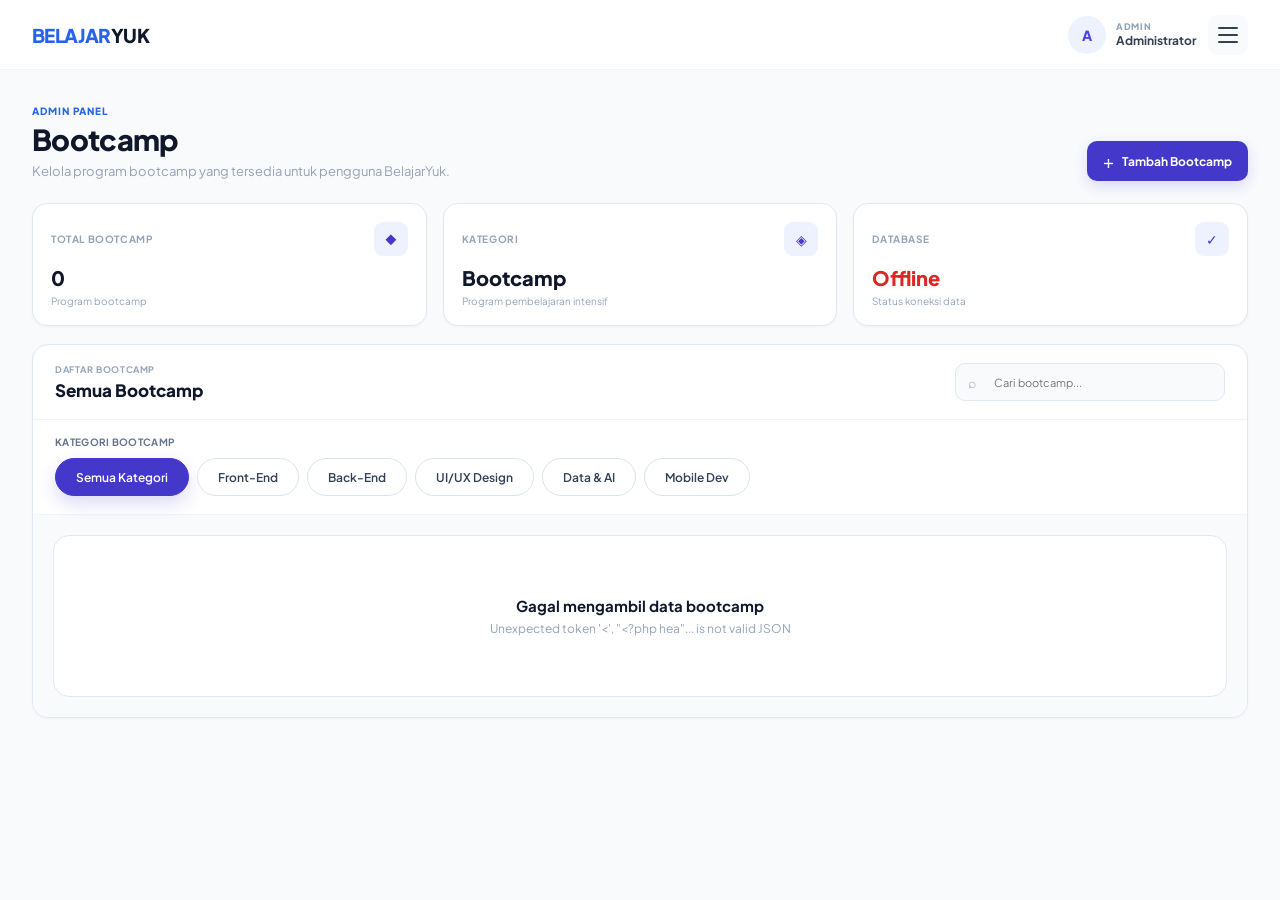
<file: admin/bootcamp_admin.html>
<!DOCTYPE html>
<html lang="id">

<head>

    <meta charset="UTF-8">

    <meta name="viewport" content="width=device-width, initial-scale=1.0">

    <title>
        Bootcamp | Admin BelajarYuk
    </title>


    <!-- =====================================================
         FONT
    ====================================================== -->

    <link rel="preconnect" href="https://fonts.googleapis.com">

    <link rel="preconnect" href="https://fonts.gstatic.com" crossorigin>

    <link href="https://fonts.googleapis.com/css2?family=Plus+Jakarta+Sans:wght@400;500;600;700;800&display=swap"
        rel="stylesheet">


    <!-- =====================================================
         ADMIN CSS
    ====================================================== -->

    <link rel="stylesheet" href="../css/admin.css">


    <style>
        /* =====================================================
           DASAR
        ===================================================== */

        .bootcamp-page,
        .bootcamp-page *,
        .bootcamp-modal,
        .bootcamp-modal * {

            box-sizing:
                border-box;

        }


        .bootcamp-page {

            width:
                100%;

            max-width:
                100%;

            margin:
                0 auto;

        }


        /* =====================================================
           HEADER
        ===================================================== */

        .page-top {

            display:
                flex;

            align-items:
                flex-end;

            justify-content:
                space-between;

            gap:
                24px;

            margin-bottom:
                22px;

        }


        .page-heading {

            min-width:
                0;

        }


        .navbar .logo {

            display:
                inline-flex;

            align-items:
                center;

            text-decoration:
                none;

            font-size:
                19px;

            font-weight:
                800;

            letter-spacing:
                -0.6px;

            color:
                #0f172a;

        }


        .navbar .logo span {

            color:
                #2563eb;

        }


        .page-heading .eyebrow {

            display:
                inline-block;

            margin-bottom:
                5px;

            color:
                #2563eb;

            font-size:
                10px;

            font-weight:
                800;

            letter-spacing:
                1px;

        }


        .page-heading h1 {

            margin:
                0;

            color:
                #0f172a;

            font-size:
                29px;

            line-height:
                1.2;

            font-weight:
                800;

            letter-spacing:
                -0.7px;

        }


        .page-heading p {

            margin:
                5px 0 0;

            color:
                #94a3b8;

            font-size:
                13px;

            line-height:
                1.5;

        }

        

        /* =====================================================
           ADD BUTTON
        ===================================================== */

        .add-bootcamp-btn {

            flex-shrink:
                0;

            display:
                inline-flex;

            align-items:
                center;

            justify-content:
                center;

            gap:
                8px;

            height:
                40px;

            padding:
                0 16px;

            border:
                none;

            border-radius:
                10px;

            background:
                #4338ca;

            color:
                #ffffff;

            font-family:
                inherit;

            font-size:
                12px;

            font-weight:
                700;

            cursor:
                pointer;

            box-shadow:
                0 5px 14px rgba(67, 56, 202, .16);

            transition:
                background .2s ease,
                transform .2s ease,
                box-shadow .2s ease;

        }


        .add-bootcamp-btn:hover {

            background:
                #3730a3;

            transform:
                translateY(-1px);

            box-shadow:
                0 7px 18px rgba(67, 56, 202, .22);

        }


        .add-bootcamp-btn .plus {

            font-size:
                18px;

            line-height:
                1;

            font-weight:
                400;

        }

        /* =====================================================
   BENEFIT DROPDOWN
===================================================== */

        .benefit-select {
            position: relative;
            width: 100%;
        }


        .benefit-input-area {
            min-height: 42px;
            width: 100%;

            display: flex;
            align-items: center;
            flex-wrap: wrap;

            gap: 6px;

            padding: 6px 42px 6px 10px;

            background: #ffffff;

            border:
                1px solid #e2e8f0;

            border-radius: 9px;

            cursor: text;
        }


        .benefit-input-area:focus-within {

            border-color:
                #93c5fd;

            box-shadow:
                0 0 0 3px rgba(37, 99, 235, .08);

        }


        #benefitSearch {

            width: 80px;

            min-width: 50px;

            height: 28px;

            padding: 0;

            border: none !important;

            outline: none !important;

            box-shadow: none !important;

            background: transparent;

            font-family: inherit;

            font-size: 12px;

        }


        .benefit-placeholder {

            color:
                #94a3b8;

            font-size:
                12px;

        }


        .benefit-tag {

            display:
                inline-flex;

            align-items:
                center;

            gap:
                6px;

            padding:
                6px 8px 6px 10px;

            background:
                #eef2ff;

            color:
                #4338ca;

            border-radius:
                7px;

            font-size:
                11px;

            font-weight:
                700;

        }


        .benefit-tag button {

            width:
                17px;

            height:
                17px;

            padding:
                0;

            border:
                none;

            display:
                flex;

            align-items:
                center;

            justify-content:
                center;

            background:
                #c7d2fe;

            color:
                #4338ca;

            border-radius:
                50%;

            font-size:
                13px;

            cursor:
                pointer;

        }


        .benefit-arrow {

            position:
                absolute;

            right:
                13px;

            top:
                50%;

            transform:
                translateY(-50%);

            color:
                #64748b;

            font-size:
                16px;

            pointer-events:
                none;

        }


        .benefit-dropdown {

            position:
                absolute;

            top:
                calc(100% + 6px);

            left:
                0;

            right:
                0;

            background:
                #ffffff;

            border:
                1px solid #e5e7eb;

            border-radius:
                10px;

            padding:
                5px;

            box-shadow:
                0 12px 30px rgba(15, 23, 42, .12);

            z-index:
                9999;

            display:
                none;

            max-height:
                220px;

            overflow-y:
                auto;

        }


        .benefit-select.open .benefit-dropdown {

            display:
                block;

        }


        .benefit-option {

            padding:
                10px 11px;

            border-radius:
                7px;

            color:
                #475569;

            font-size:
                12px;

            cursor:
                pointer;

        }


        .benefit-option:hover {

            background:
                #f1f5f9;

        }


        .benefit-option.selected {

            background:
                #eef2ff;

            color:
                #4338ca;

            font-weight:
                700;

        }


        .benefit-option.disabled {

            opacity:
                .4;

            cursor:
                not-allowed;

        }

        /* =====================================================
           SUMMARY
        ===================================================== */

        .bootcamp-summary {

            display:
                grid;

            grid-template-columns:
                repeat(3, minmax(0, 1fr));

            gap:
                16px;

            margin-bottom:
                18px;

        }


        .summary-card {

            min-width:
                0;

            background:
                #ffffff;

            border:
                1px solid #e2e8f0;

            border-radius:
                15px;

            padding:
                18px;

            box-shadow:
                0 1px 3px rgba(15, 23, 42, .04);

        }


        .summary-top {

            display:
                flex;

            align-items:
                center;

            justify-content:
                space-between;

            gap:
                12px;

        }


        .summary-label {

            color:
                #94a3b8;

            font-size:
                10px;

            font-weight:
                700;

            letter-spacing:
                .6px;

        }


        .summary-icon {

            width:
                34px;

            height:
                34px;

            display:
                flex;

            align-items:
                center;

            justify-content:
                center;

            border-radius:
                9px;

            background:
                #eef2ff;

            color:
                #4338ca;

            font-size:
                14px;

        }


        .summary-value {

            margin-top:
                10px;

            color:
                #0f172a;

            font-size:
                20px;

            line-height:
                1.2;

            font-weight:
                800;

        }


        .summary-description {

            margin-top:
                5px;

            color:
                #94a3b8;

            font-size:
                10px;

        }


        /* =====================================================
           CONTAINER
        ===================================================== */

        .bootcamp-container {

            width:
                100%;

            background:
                #ffffff;

            border:
                1px solid #e2e8f0;

            border-radius:
                16px;

            box-shadow:
                0 1px 3px rgba(15, 23, 42, .04);

            overflow:
                hidden;

        }


        .bootcamp-container-header {

            display:
                flex;

            align-items:
                center;

            justify-content:
                space-between;

            gap:
                20px;

            padding:
                18px 22px;

            border-bottom:
                1px solid #f1f5f9;

        }


        .bootcamp-title-area {

            min-width:
                0;

        }


        .bootcamp-title-area .small-label {

            display:
                block;

            margin-bottom:
                4px;

            color:
                #94a3b8;

            font-size:
                9px;

            font-weight:
                700;

            letter-spacing:
                .6px;

        }


        .bootcamp-title-area h2 {

            margin:
                0;

            color:
                #0f172a;

            font-size:
                17px;

            font-weight:
                800;

        }


        /* =====================================================
           SEARCH
        ===================================================== */

        .search-box {

            position:
                relative;

            width:
                270px;

            flex-shrink:
                0;

        }


        .search-box input {

            width:
                100%;

            height:
                38px;

            padding:
                0 14px 0 38px;

            box-sizing:
                border-box;

            border:
                1px solid #e2e8f0;

            border-radius:
                10px;

            outline:
                none;

            background:
                #f8fafc;

            color:
                #334155;

            font-family:
                inherit;

            font-size:
                11px;

        }


        .search-box input:focus {

            background:
                #ffffff;

            border-color:
                #a5b4fc;

            box-shadow:
                0 0 0 3px rgba(67, 56, 202, .08);

        }


        .search-icon {

            position:
                absolute;

            left:
                13px;

            top:
                50%;

            transform:
                translateY(-50%);

            color:
                #94a3b8;

            font-size:
                14px;

            pointer-events:
                none;

        }


        /* =====================================================
           FILTER
        ===================================================== */

        .module-filter {

            padding:
                16px 22px 18px;

            border-bottom:
                1px solid #f1f5f9;

        }


        .module-filter-label {

            display:
                block;

            margin-bottom:
                10px;

            color:
                #64748b;

            font-size:
                10px;

            font-weight:
                700;

            letter-spacing:
                .3px;

        }


        .module-filter-list {

            display:
                flex;

            align-items:
                center;

            flex-wrap:
                wrap;

            gap:
                8px;

        }


        .module-filter-btn {

            height:
                38px;

            padding:
                0 20px;

            border:
                1px solid #dbe3ef;

            border-radius:
                999px;

            background:
                #ffffff;

            color:
                #334155;

            font-family:
                inherit;

            font-size:
                12px;

            font-weight:
                600;

            cursor:
                pointer;

            white-space:
                nowrap;

            transition:
                all .2s ease;

        }


        .module-filter-btn:hover {

            border-color:
                #c7d2fe;

            background:
                #f8f7ff;

            color:
                #4338ca;

        }


        .module-filter-btn.active {

            border-color:
                #4338ca;

            background:
                #4338ca;

            color:
                #ffffff;

            box-shadow:
                0 8px 18px rgba(67, 56, 202, .18);

        }


        /* =====================================================
           GRID
        ===================================================== */

        .bootcamp-grid {

            display:
                grid;

            grid-template-columns:
                repeat(3,
                    minmax(0, 1fr));

            gap:
                16px;

            padding:
                20px;

            background:
                #f8fafc;

        }


        /* =====================================================
           CARD
        ===================================================== */

        .course-card {

            min-width:
                0;

            overflow:
                hidden;

            border:
                1px solid #e2e8f0;

            border-radius:
                14px;

            background:
                #ffffff;

            transition:
                transform .2s ease,
                box-shadow .2s ease,
                border-color .2s ease;

        }


        .course-card:hover {

            transform:
                translateY(-3px);

            border-color:
                #dbeafe;

            box-shadow:
                0 10px 26px rgba(15, 23, 42, .07);

        }


        /* =====================================================
           IMAGE
        ===================================================== */

        .course-image {

            position:
                relative;

            width:
                100%;

            height:
                155px;

            overflow:
                hidden;

            background:
                #eef2ff;

        }


        .course-image img {

            display:
                block;

            width:
                100%;

            height:
                100%;

            object-fit:
                cover;

            transition:
                transform .3s ease;

        }


        .course-card:hover .course-image img {

            transform:
                scale(1.025);

        }


        /* =====================================================
           CATEGORY IMAGE
        ===================================================== */

        .course-category {

            position:
                absolute;

            top:
                10px;

            left:
                10px;

            padding:
                5px 8px;

            border-radius:
                7px;

            background:
                rgba(255, 255, 255, .94);

            color:
                #4338ca;

            font-size:
                8px;

            font-weight:
                800;

        }


        .course-status {

            position:
                absolute;

            top:
                10px;

            right:
                10px;

            padding:
                5px 8px;

            border-radius:
                7px;

            background:
                rgba(15, 23, 42, .78);

            color:
                #ffffff;

            font-size:
                8px;

            font-weight:
                700;

        }


        .course-promo-badge {

            position:
                absolute;

            left:
                10px;

            bottom:
                10px;

            padding:
                5px 8px;

            border-radius:
                7px;

            background:
                #dc2626;

            color:
                #ffffff;

            font-size:
                9px;

            font-weight:
                800;

            box-shadow:
                0 3px 10px rgba(220, 38, 38, .22);

        }


        /* =====================================================
           BODY
        ===================================================== */

        .course-body {

            padding:
                15px;

        }


        .course-subcategory {

            display:
                inline-flex;

            align-items:
                center;

            padding:
                5px 9px;

            margin-bottom:
                9px;

            border-radius:
                6px;

            background:
                #eef2ff;

            color:
                #4338ca;

            font-size:
                10px;

            font-weight:
                700;

        }


        .course-name {

            margin:
                0;

            color:
                #0f172a;

            font-size:
                15px;

            line-height:
                1.45;

            font-weight:
                800;

        }


        .course-description {

            display:
                -webkit-box;

            margin:
                7px 0 0;

            color:
                #64748b;

            font-size:
                11px;

            line-height:
                1.6;

            -webkit-line-clamp:
                2;

            -webkit-box-orient:
                vertical;

            overflow:
                hidden;

        }


        /* =====================================================
           META
        ===================================================== */

        .course-meta {

            display:
                grid;

            grid-template-columns:
                repeat(2,
                    minmax(0, 1fr));

            gap:
                7px;

            margin-top:
                12px;

        }


        .course-meta-item {

            min-width:
                0;

            padding:
                9px 10px;

            border-radius:
                8px;

            background:
                #f8fafc;

        }


        .course-meta-label {

            display:
                block;

            margin-bottom:
                3px;

            color:
                #94a3b8;

            font-size:
                9px;

            font-weight:
                600;

        }


        .course-meta-value {

            display:
                block;

            overflow:
                hidden;

            color:
                #334155;

            font-size:
                10px;

            font-weight:
                700;

            white-space:
                nowrap;

            text-overflow:
                ellipsis;

        }


        /* =====================================================
           BENEFIT
        ===================================================== */

        .course-benefits {

            width:
                100%;

            display:
                flex;

            flex-wrap:
                wrap;

            gap:
                6px;

            margin-top:
                8px;

        }


        .benefit-chip {

            display:
                inline-flex;

            align-items:
                center;

            max-width:
                100%;

            padding:
                5px 8px;

            border-radius:
                6px;

            background:
                #eff6ff;

            color:
                #2563eb;

            font-size:
                10px;

            font-weight:
                600;

            white-space:
                nowrap;

            overflow:
                hidden;

            text-overflow:
                ellipsis;

        }


        /* =====================================================
           FOOTER
        ===================================================== */

        .course-footer {

            display:
                flex;

            align-items:
                center;

            justify-content:
                space-between;

            gap:
                10px;

            margin-top:
                13px;

            padding-top:
                13px;

            border-top:
                1px solid #f1f5f9;

        }


        /* =====================================================
           PRICE NORMAL
        ===================================================== */

        .course-price-box {

            min-width:
                0;

        }


        .course-price-label {

            display:
                block;

            margin-bottom:
                3px;

            color:
                #94a3b8;

            font-size:
                9px;

            font-weight:
                600;

        }


        .course-price-normal {

            color:
                #2563eb;

            font-size:
                15px;

            font-weight:
                800;

        }


        /* =====================================================
           PRICE PROMO
        ===================================================== */

        .course-price-promo {

            display:
                flex;

            flex-direction:
                column;

            gap:
                3px;

        }


        .course-price-old {

            color:
                #94a3b8;

            font-size:
                10px;

            font-weight:
                600;

            text-decoration:
                line-through;

        }


        .course-price-new-row {

            display:
                flex;

            align-items:
                center;

            gap:
                6px;

            flex-wrap:
                wrap;

        }


        .course-price-new {

            color:
                #2563eb;

            font-size:
                15px;

            font-weight:
                800;

        }


        .course-discount {

            display:
                inline-flex;

            align-items:
                center;

            padding:
                3px 6px;

            border-radius:
                5px;

            background:
                #dcfce7;

            color:
                #16a34a;

            font-size:
                8px;

            font-weight:
                800;

        }


        /* =====================================================
           ACTIONS
        ===================================================== */

        .course-actions {

            display:
                flex;

            align-items:
                center;

            gap:
                6px;

        }


        .course-action {

            height:
                31px;

            padding:
                0 10px;

            border-radius:
                8px;

            font-family:
                inherit;

            font-size:
                10px;

            font-weight:
                700;

            cursor:
                pointer;

            transition:
                background .2s ease,
                color .2s ease,
                transform .2s ease;

        }


        .edit-btn {

            border:
                1px solid #dbeafe;

            background:
                #eff6ff;

            color:
                #2563eb;

        }


        .edit-btn:hover {

            background:
                #dbeafe;

            transform:
                translateY(-1px);

        }


        .delete-btn {

            border:
                1px solid #fee2e2;

            background:
                #fef2f2;

            color:
                #dc2626;

        }


        .delete-btn:hover {

            background:
                #fee2e2;

            transform:
                translateY(-1px);

        }


        /* =====================================================
           EMPTY
        ===================================================== */

        .empty-state {

            grid-column:
                1 / -1;

            padding:
                60px 20px;

            background:
                #ffffff;

            border:
                1px solid #e2e8f0;

            border-radius:
                16px;

            text-align:
                center;

            color:
                #64748b;

            font-size:
                13px;

        }


        .empty-state h3 {

            margin:
                0 0 6px;

            color:
                #0f172a;

            font-size:
                15px;

        }


        .empty-state p {

            margin:
                0;

            color:
                #94a3b8;

            font-size:
                12px;

        }


        /* =====================================================
           MODAL
        ===================================================== */

        .bootcamp-modal {

            position:
                fixed;

            inset:
                0;

            z-index:
                3000;

            display:
                none;

            align-items:
                center;

            justify-content:
                center;

            padding:
                20px;

            background:
                rgba(15, 23, 42, .35);

            backdrop-filter:
                blur(3px);

        }


        .bootcamp-modal.show {

            display:
                flex;

        }


        .modal-content {

            width:
                min(560px, 100%);

            max-height:
                calc(100vh - 40px);

            overflow-y:
                auto;

            background:
                #ffffff;

            border:
                1px solid #e2e8f0;

            border-radius:
                16px;

            box-shadow:
                0 20px 50px rgba(15, 23, 42, .15);

        }


        /* =====================================================
           MODAL HEADER
        ===================================================== */

        .modal-head {

            display:
                flex;

            align-items:
                center;

            justify-content:
                space-between;

            gap:
                12px;

            padding:
                20px 22px;

            border-bottom:
                1px solid #f1f5f9;

        }


        .modal-head-text span {

            display:
                block;

            margin-bottom:
                4px;

            color:
                #94a3b8;

            font-size:
                10px;

            font-weight:
                700;

            letter-spacing:
                .6px;

        }


        .modal-head-text h2 {

            margin:
                0;

            color:
                #0f172a;

            font-size:
                18px;

            font-weight:
                700;

        }


        .close-modal {

            width:
                34px;

            height:
                34px;

            border:
                none;

            border-radius:
                9px;

            background:
                #f8fafc;

            color:
                #64748b;

            font-size:
                21px;

            cursor:
                pointer;

        }


        .close-modal:hover {

            background:
                #f1f5f9;

            color:
                #0f172a;

        }


        /* =====================================================
           FORM
        ===================================================== */

        .bootcamp-form {

            padding:
                22px;

        }


        .form-row {

            display:
                grid;

            grid-template-columns:
                repeat(2,
                    minmax(0, 1fr));

            gap:
                14px;

        }


        .form-group {

            margin-bottom:
                17px;

        }


        .form-group label {

            display:
                block;

            margin-bottom:
                7px;

            color:
                #334155;

            font-size:
                12px;

            font-weight:
                700;

        }


        .form-group input,
        .form-group textarea,
        .form-group select {

            width:
                100%;

            box-sizing:
                border-box;

            border:
                1px solid #e2e8f0;

            border-radius:
                9px;

            background:
                #ffffff;

            color:
                #334155;

            outline:
                none;

            font-family:
                inherit;

            font-size:
                12.5px;

        }


        .form-group input,
        .form-group select {

            height:
                42px;

            padding:
                0 12px;

        }


        .form-group textarea {

            min-height:
                105px;

            padding:
                11px 12px;

            resize:
                vertical;

        }


        .form-group input:focus,
        .form-group textarea:focus,
        .form-group select:focus {

            border-color:
                #93c5fd;

            box-shadow:
                0 0 0 3px rgba(37, 99, 235, .08);

        }


        .form-group small {

            display:
                block;

            margin-top:
                6px;

            color:
                #94a3b8;

            font-size:
                10.5px;

            line-height:
                1.5;

        }


        /* =====================================================
           PRICE
        ===================================================== */

        .price-wrapper {

            position:
                relative;

        }


        .price-prefix {

            position:
                absolute;

            left:
                12px;

            top:
                50%;

            transform:
                translateY(-50%);

            color:
                #64748b;

            font-size:
                12px;

            font-weight:
                600;

            pointer-events:
                none;

        }


        .price-wrapper input {

            padding-left:
                35px !important;

        }


        /* =====================================================
           PROMO BOX
        ===================================================== */

        .promo-box {

            padding:
                18px;

            border:
                1px solid #e2e8f0;

            border-radius:
                12px;

            background:
                #ffffff;

        }


        .promo-toggle {

            display:
                flex;

            align-items:
                center;

            justify-content:
                space-between;

            gap:
                20px;

            width:
                100%;

            cursor:
                pointer;

        }


        .promo-toggle-text {

            display:
                flex;

            flex-direction:
                column;

            gap:
                4px;

            padding-right:
                15px;

        }


        .promo-toggle-title {

            color:
                #334155;

            font-size:
                12px;

            font-weight:
                700;

        }


        .promo-toggle-description {

            color:
                #94a3b8;

            font-size:
                10px;

            line-height:
                1.5;

        }


        .promo-switch {

            position:
                relative;

            width:
                42px;

            height:
                23px;

            flex-shrink:
                0;

        }


        .promo-switch input {

            position:
                absolute;

            width:
                0;

            height:
                0;

            opacity:
                0;

        }


        .promo-slider {

            position:
                absolute;

            inset:
                0;

            border-radius:
                999px;

            background:
                #cbd5e1;

            cursor:
                pointer;

            transition:
                background .2s ease,
                box-shadow .2s ease;

        }


        .promo-slider::before {

            content:
                "";

            position:
                absolute;

            width:
                17px;

            height:
                17px;

            left:
                3px;

            top:
                3px;

            border-radius:
                50%;

            background:
                #ffffff;

            box-shadow:
                0 1px 4px rgba(15, 23, 42, .18);

            transition:
                transform .2s ease;

        }


        .promo-switch input:checked+.promo-slider {

            background:
                #2563eb;

            box-shadow:
                0 3px 8px rgba(37, 99, 235, .20);

        }


        .promo-switch input:checked+.promo-slider::before {

            transform:
                translateX(19px);

        }


        .promo-fields {

            display:
                none;

            margin-top:
                16px;

            padding-top:
                16px;

            border-top:
                1px solid #e2e8f0;

        }


        .promo-fields.show {

            display:
                block;

        }


        .promo-price-wrapper {

            position:
                relative;

        }


        .promo-price-prefix {

            position:
                absolute;

            left:
                12px;

            top:
                50%;

            transform:
                translateY(-50%);

            color:
                #64748b;

            font-size:
                12px;

            font-weight:
                600;

            pointer-events:
                none;

        }


        .promo-price-wrapper input {

            padding-left:
                35px !important;

        }


        .discount-info {

            display:
                inline-flex;

            align-items:
                center;

            margin-top:
                8px;

            padding:
                4px 7px;

            border-radius:
                6px;

            background:
                #f0fdf4;

            color:
                #16a34a;

            font-size:
                10px;

            font-weight:
                700;

        }


        /* =====================================================
           IMAGE
        ===================================================== */

        .file-input {

            width:
                100%;

            padding:
                10px !important;

            border:
                1px dashed #cbd5e1 !important;

            background:
                #f8fafc !important;

            cursor:
                pointer;

        }


        .image-preview {

            display:
                none;

            width:
                100%;

            height:
                180px;

            margin-top:
                10px;

            object-fit:
                cover;

            border-radius:
                10px;

            border:
                1px solid #e2e8f0;

        }


        .image-preview.show {

            display:
                block;

        }


        /* =====================================================
           FORM ACTION
        ===================================================== */

        .form-actions {

            display:
                flex;

            justify-content:
                flex-end;

            gap:
                9px;

            margin-top:
                22px;

            padding-top:
                18px;

            border-top:
                1px solid #f1f5f9;

        }


        .cancel-btn,
        .save-btn {

            height:
                40px;

            padding:
                0 16px;

            border-radius:
                9px;

            font-family:
                inherit;

            font-size:
                12px;

            font-weight:
                700;

            cursor:
                pointer;

        }


        .cancel-btn {

            border:
                1px solid #e2e8f0;

            background:
                #ffffff;

            color:
                #64748b;

        }


        .cancel-btn:hover {

            background:
                #f8fafc;

        }


        .save-btn {

            border:
                none;

            background:
                #4338ca;

            color:
                #ffffff;

        }


        .save-btn:hover {

            background:
                #3730a3;

        }


        .save-btn:disabled {

            opacity:
                .7;

            cursor:
                wait;

        }


        /* =====================================================
           RESPONSIVE
        ===================================================== */

        @media (max-width:1100px) {

            .bootcamp-grid {

                grid-template-columns:
                    repeat(2,
                        minmax(0, 1fr));

            }

        }


        @media (max-width:850px) {

            .bootcamp-summary {

                grid-template-columns:
                    repeat(2,
                        minmax(0, 1fr));

            }


            .bootcamp-container-header {

                align-items:
                    flex-start;

                flex-direction:
                    column;

            }


            .search-box {

                width:
                    100%;

            }

        }


        @media (max-width:768px) {

            .page-top {

                align-items:
                    flex-start;

                flex-direction:
                    column;

                gap:
                    16px;

            }


            .add-bootcamp-btn {

                width:
                    100%;

            }


            .bootcamp-summary {

                grid-template-columns:
                    1fr;

            }


            .bootcamp-grid {

                grid-template-columns:
                    1fr;

                padding:
                    16px;

            }


            .form-row {

                grid-template-columns:
                    1fr;

            }


            .module-filter-list {

                overflow-x:
                    auto;

                flex-wrap:
                    nowrap;

                padding-bottom:
                    5px;

            }


            .module-filter-btn {

                flex-shrink:
                    0;

            }


            .form-actions {

                flex-direction:
                    column-reverse;

            }


            .cancel-btn,
            .save-btn {

                width:
                    100%;

            }

        }


        @media (max-width:480px) {

            .page-heading h1 {

                font-size:
                    23px;

            }


            .summary-card {

                padding:
                    16px;

            }


            .bootcamp-container-header,
            .module-filter {

                padding:
                    17px;

            }


            .course-body {

                padding:
                    14px;

            }


            .bootcamp-form {

                padding:
                    17px;

            }


            .bootcamp-card .course-footer {

                align-items:
                    flex-start;

                flex-direction:
                    column;

            }


            .course-actions {

                width:
                    100%;

            }


            .course-action {

                flex:
                    1;

            }


            .bootcamp-modal {

                padding:
                    10px;

            }

        }
    </style>

</head>


<body>


    <div class="page-wrapper">


        <!-- =================================================
             NAVBAR
        ================================================== -->

        <header class="navbar">

            <div class="navbar-container">


                <a href="../pages/index.html" class="logo">

                    <span>

                        BELAJAR

                    </span>YUK

                </a>


                <div class="nav-actions">


                    <div class="admin-profile">

                        <div class="profile-icon">

                            A

                        </div>

                        <div class="profile-text">

                            <span class="profile-label">

                                ADMIN

                            </span>

                            <span class="profile-name">

                                Administrator

                            </span>

                        </div>

                    </div>


                    <button type="button" class="hamburger" onclick="toggleSidebar()" aria-label="Menu">

                        <span></span>
                        <span></span>
                        <span></span>

                    </button>


                </div>

            </div>

        </header>


        <!-- =================================================
             OVERLAY
        ================================================== -->

        <div class="overlay" id="overlay" onclick="closeSidebar()">
        </div>


        <!-- =================================================
             SIDEBAR
        ================================================== -->

        <aside class="sidebar" id="sidebar">

            <div class="sidebar-head">

                <span class="sidebar-tag">

                    ADMIN PANEL

                </span>

                <h3>

                    Menu Utama

                </h3>

            </div>


            <nav class="sidebar-nav">


                <a href="dashboard.html">

                    <span class="menu-icon">

                        ⌂

                    </span>

                    Dashboard

                </a>


                <a href="elearning_admin.html">

                    <span class="menu-icon">

                        ▣

                    </span>

                    E-Learning

                </a>


                <a href="bootcamp_admin.html" class="active">

                    <span class="menu-icon">

                        ◆

                    </span>

                    Bootcamp

                </a>


                <a href="penjualan.html">

                    <span class="menu-icon">

                        ▤

                    </span>

                    Penjualan

                </a>


                <a href="pengguna.html">

                    <span class="menu-icon">

                        ♙

                    </span>

                    Pengguna

                </a>


                <a href="laporan.html">

                    <span class="menu-icon">

                        ▥

                    </span>

                    Laporan

                </a>


                <div class="sidebar-divider"></div>


                <a href="../pages/index.html" class="logout">

                    <span class="menu-icon">

                        ↪

                    </span>

                    Keluar

                </a>


            </nav>

        </aside>


        <!-- =================================================
             MAIN
        ================================================== -->

        <main class="main-content">


            <div class="bootcamp-page">


                <!-- =================================================
                     HEADER
                ================================================== -->

                <section class="page-top">


                    <div class="page-heading">


                        <span class="eyebrow">

                            ADMIN PANEL

                        </span>


                        <h1>

                            Bootcamp

                        </h1>


                        <p>

                            Kelola program bootcamp
                            yang tersedia untuk
                            pengguna BelajarYuk.

                        </p>


                    </div>


                    <button type="button" class="add-bootcamp-btn" onclick="openBootcampModal()">


                        <span class="plus">

                            +

                        </span>


                        Tambah Bootcamp


                    </button>


                </section>


                <!-- =================================================
                     SUMMARY
                ================================================== -->

                <section class="bootcamp-summary">


                    <div class="summary-card">

                        <div class="summary-top">

                            <span class="summary-label">

                                TOTAL BOOTCAMP

                            </span>

                            <div class="summary-icon">

                                ◆

                            </div>

                        </div>


                        <div class="summary-value" id="bootcampCount">

                            0

                        </div>


                        <div class="summary-description">

                            Program bootcamp

                        </div>

                    </div>


                    <div class="summary-card">

                        <div class="summary-top">

                            <span class="summary-label">

                                KATEGORI

                            </span>

                            <div class="summary-icon">

                                ◈

                            </div>

                        </div>


                        <div class="summary-value">

                            Bootcamp

                        </div>


                        <div class="summary-description">

                            Program pembelajaran
                            intensif

                        </div>

                    </div>


                    <div class="summary-card">

                        <div class="summary-top">

                            <span class="summary-label">

                                DATABASE

                            </span>

                            <div class="summary-icon">

                                ✓

                            </div>

                        </div>


                        <div class="summary-value" id="databaseStatus">

                            ---

                        </div>


                        <div class="summary-description">

                            Status koneksi data

                        </div>

                    </div>


                </section>


                <!-- =================================================
                     CONTAINER
                ================================================== -->

                <section class="bootcamp-container">


                    <div class="bootcamp-container-header">


                        <div class="bootcamp-title-area">


                            <span class="small-label">

                                DAFTAR BOOTCAMP

                            </span>


                            <h2>

                                Semua Bootcamp

                            </h2>


                        </div>


                        <div class="search-box">


                            <span class="search-icon">

                                ⌕

                            </span>


                            <input type="text" id="searchBootcamp" placeholder="Cari bootcamp..." autocomplete="off">

                        </div>


                    </div>


                    <!-- =================================================
                         FILTER
                    ================================================== -->

                    <div class="module-filter">


                        <span class="module-filter-label">

                            KATEGORI BOOTCAMP

                        </span>


                        <div class="module-filter-list">


                            <button type="button" class="module-filter-btn active" data-filter="Semua Kategori">

                                Semua Kategori

                            </button>


                            <button type="button" class="module-filter-btn" data-filter="Front-End">

                                Front-End

                            </button>


                            <button type="button" class="module-filter-btn" data-filter="Back-End">

                                Back-End

                            </button>


                            <button type="button" class="module-filter-btn" data-filter="UI/UX Design">

                                UI/UX Design

                            </button>


                            <button type="button" class="module-filter-btn" data-filter="Data & AI">

                                Data & AI

                            </button>


                            <button type="button" class="module-filter-btn" data-filter="Mobile Dev">

                                Mobile Dev

                            </button>


                        </div>

                    </div>


                    <!-- =================================================
                         GRID
                    ================================================== -->

                    <div class="bootcamp-grid" id="bootcampGrid">


                        <div class="empty-state">


                            <h3>

                                Memuat data bootcamp...

                            </h3>


                            <p>

                                Silakan tunggu
                                sebentar.

                            </p>


                        </div>


                    </div>


                </section>


            </div>


        </main>


    </div>


    <!-- =====================================================
         MODAL BOOTCAMP
    ====================================================== -->

    <div class="bootcamp-modal" id="bootcampModal">


        <div class="modal-content">


            <div class="modal-head">


                <div class="modal-head-text">


                    <span>

                        BOOTCAMP

                    </span>


                    <h2 id="modalTitle">

                        Tambah Bootcamp

                    </h2>


                </div>


                <button type="button" class="close-modal" onclick="closeBootcampModal()">

                    ×

                </button>


            </div>


            <form class="bootcamp-form" id="bootcampForm">


                <input type="hidden" id="bootcampId">


                <!-- JUDUL -->

                <div class="form-group">

                    <label for="judul">

                        Judul Bootcamp

                    </label>


                    <input type="text" id="judul" placeholder="Contoh: Front-End Web Development" required>

                </div>


                <!-- KATEGORI + MENTOR -->

                <div class="form-row">


                    <div class="form-group">


                        <label for="kategori">

                            Kategori

                        </label>


                        <select id="kategori" required>


                            <option value="">

                                Pilih kategori

                            </option>


                            <option value="Front-End">

                                Front-End

                            </option>


                            <option value="Back-End">

                                Back-End

                            </option>


                            <option value="UI/UX Design">

                                UI/UX Design

                            </option>


                            <option value="Data & AI">

                                Data & AI

                            </option>


                            <option value="Mobile Dev">

                                Mobile Dev

                            </option>


                        </select>

                    </div>


                    <div class="form-group">


                        <label for="mentor">

                            Mentor

                        </label>


                        <input type="text" id="mentor" placeholder="Nama mentor" required>

                    </div>


                </div>


                <!-- HARGA + KUOTA -->

                <div class="form-row">


                    <div class="form-group">


                        <label for="harga">

                            Harga Bootcamp

                        </label>


                        <div class="price-wrapper">


                            <span class="price-prefix">

                                Rp

                            </span>


                            <input type="number" id="harga" min="0" placeholder="1500000" required>


                        </div>

                    </div>


                    <div class="form-group">


                        <label for="kuota">

                            Kuota Peserta

                        </label>


                        <input type="number" id="kuota" min="1" placeholder="30" required>

                    </div>


                </div>


                <!-- PROMO -->

                <div class="form-group">


                    <label>

                        Promo

                    </label>


                    <div class="promo-box">


                        <label class="promo-toggle">


                            <div class="promo-toggle-text">


                                <span class="promo-toggle-title">

                                    Aktifkan Promo

                                </span>


                                <span class="promo-toggle-description">

                                    Berikan harga khusus untuk bootcamp

                                </span>


                            </div>


                            <span class="promo-switch">


                                <input type="checkbox" id="promoAktif">


                                <span class="promo-slider"></span>


                            </span>


                        </label>


                        <div class="promo-fields" id="promoFields">


                            <div class="form-group">


                                <label for="hargaPromo">

                                    Harga Promo

                                </label>


                                <div class="promo-price-wrapper">


                                    <span class="promo-price-prefix">

                                        Rp

                                    </span>


                                    <input type="number" id="hargaPromo" min="0" placeholder="120000">


                                </div>


                                <div class="discount-info" id="discountInfo">

                                    Diskon 0%

                                </div>


                            </div>


                        </div>


                    </div>


                    <small>

                        Harga promo harus lebih kecil
                        dari harga normal.

                    </small>


                </div>


                <!-- TANGGAL -->

                <div class="form-row">


                    <div class="form-group">


                        <label for="tanggal_mulai">

                            Tanggal Mulai

                        </label>


                        <input type="date" id="tanggal_mulai" required>

                    </div>


                    <div class="form-group">


                        <label for="tanggal_berakhir">

                            Tanggal Berakhir

                        </label>


                        <input type="date" id="tanggal_berakhir" required>

                    </div>


                </div>


                <!-- GAMBAR -->

                <div class="form-group">


                    <label for="gambar">

                        Gambar Bootcamp

                    </label>


                    <input type="file" id="gambar" class="file-input"
                        accept=".jpg,.jpeg,.png,.webp,image/jpeg,image/png,image/webp">


                    <small>

                        Format JPG, JPEG, PNG,
                        atau WEBP. Maksimal 5 MB.

                    </small>


                    <img id="imagePreview" class="image-preview" alt="Preview gambar bootcamp">


                </div>


                <!-- =====================================================
     BENEFIT
===================================================== -->

                <div class="form-group">

                    <label>
                        Benefit
                    </label>

                    <div class="benefit-select" id="benefitSelect">

                        <div class="benefit-input-area" id="benefitInputArea">

                            <span class="benefit-placeholder" id="benefitPlaceholder">

                                Pilih benefit...

                            </span>

                        </div>


                        <span class="benefit-arrow">
                            ⌄
                        </span>


                        <div class="benefit-dropdown" id="benefitDropdown">


                            <div class="benefit-option" data-value="Video Pembelajaran">

                                Video Pembelajaran

                            </div>


                            <div class="benefit-option" data-value="Materi Lengkap">

                                Materi Lengkap

                            </div>


                            <div class="benefit-option" data-value="Sertifikat">

                                Sertifikat

                            </div>


                            <div class="benefit-option" data-value="Project Praktik">

                                Project Praktik

                            </div>


                            <div class="benefit-option" data-value="Bimbingan Mentor">

                                Bimbingan Mentor

                            </div>


                            <div class="benefit-option" data-value="Modul PDF">

                                Modul PDF

                            </div>


                            <div class="benefit-option" data-value="Studi Kasus">

                                Studi Kasus

                            </div>


                            <div class="benefit-option" data-value="Forum Diskusi">

                                Forum Diskusi

                            </div>


                            <div class="benefit-option" data-value="Quiz & Latihan">

                                Quiz & Latihan

                            </div>


                            <div class="benefit-option" data-value="Akses Selamanya">

                                Akses Selamanya

                            </div>


                        </div>

                    </div>


                    <input type="hidden" id="benefit">


                    <small>

                        Pilih maksimal 3 benefit.

                    </small>

                </div>


                <!-- ACTION -->

                <div class="form-actions">


                    <button type="button" class="cancel-btn" onclick="closeBootcampModal()">

                        Batal

                    </button>


                    <button type="submit" class="save-btn">

                        Simpan Bootcamp

                    </button>


                </div>


            </form>


        </div>


    </div>


    <!-- =====================================================
         JAVASCRIPT
    ====================================================== -->

    <script src="../js/bootcamp_admin.js"></script>


</body>

</html>
</file>
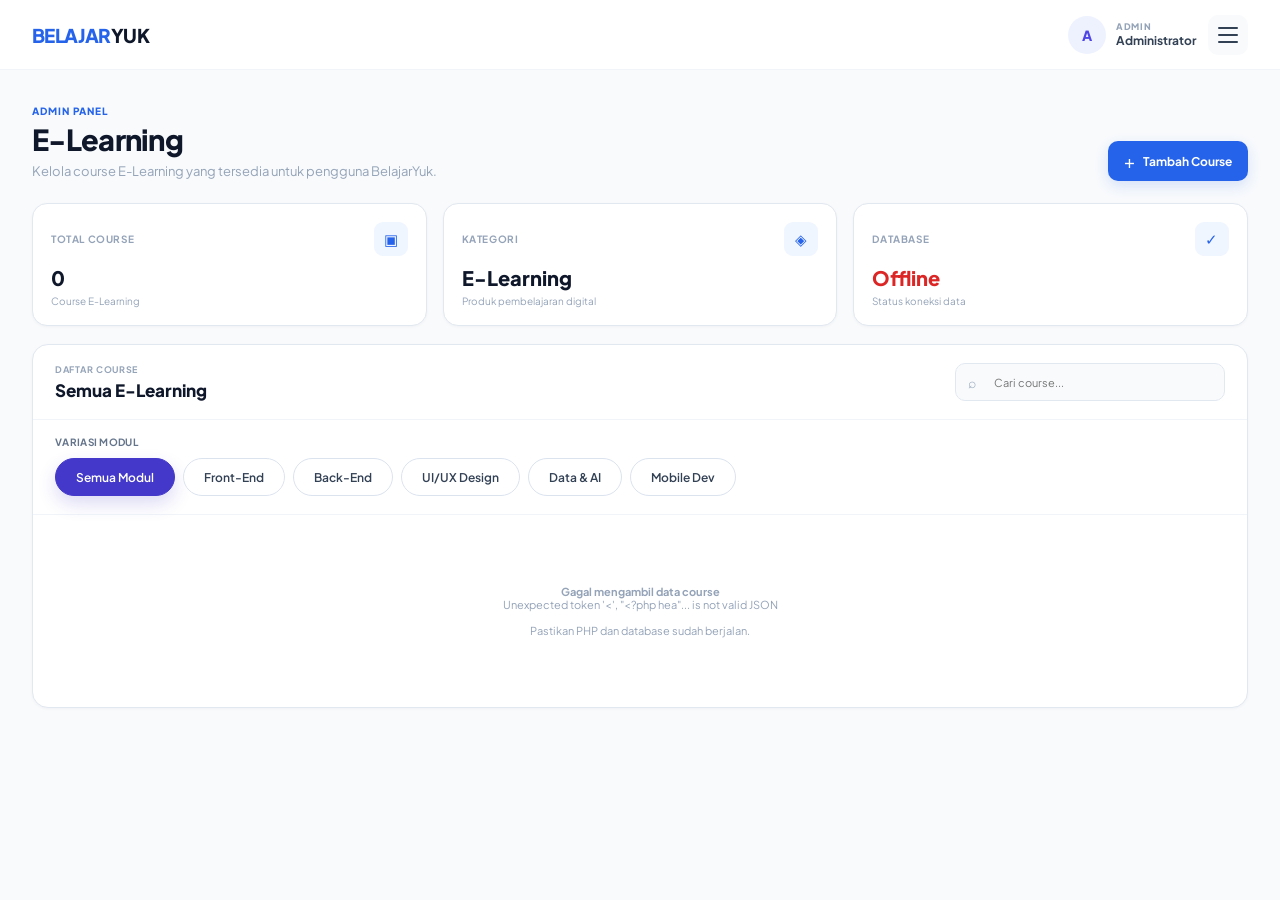
<file: admin/elearning_admin.html>
<!DOCTYPE html>
<html lang="id">

<head>
    <meta charset="UTF-8">
    <meta name="viewport" content="width=device-width, initial-scale=1.0">

    <title>E-Learning | Admin BelajarYuk</title>

    <link rel="preconnect" href="https://fonts.googleapis.com">
    <link rel="preconnect" href="https://fonts.gstatic.com" crossorigin>

    <link href="https://fonts.googleapis.com/css2?family=Plus+Jakarta+Sans:wght@400;500;600;700;800&display=swap"
        rel="stylesheet">

    <link rel="stylesheet" href="../css/admin.css">

    <style>
        /* =====================================================
           E-LEARNING PAGE
        ===================================================== */

        .elearning-page {
            width: 100%;
            max-width: 100%;
            margin: 0 auto;
        }


        /* =====================================================
           HEADER
        ===================================================== */

        .page-top {
            display: flex;
            align-items: flex-end;
            justify-content: space-between;
            gap: 24px;
            margin-bottom: 22px;
        }

        .page-heading {
            min-width: 0;
        }

        .navbar .logo {
            display: inline-flex;
            align-items: center;
            text-decoration: none;
            font-size: 19px;
            font-weight: 800;
            letter-spacing: -0.6px;
            color: #0f172a;
        }

        .navbar .logo span {
            color: #2563eb;
        }

        .page-heading .eyebrow {
            display: inline-block;
            margin-bottom: 5px;
            font-size: 10px;
            font-weight: 800;
            letter-spacing: 1px;
            color: #2563eb;
        }

        .page-heading h1 {
            margin: 0;
            color: #0f172a;
            font-size: 29px;
            line-height: 1.2;
            font-weight: 800;
            letter-spacing: -0.7px;
        }

        .page-heading p {
            margin: 5px 0 0;
            color: #94a3b8;
            font-size: 13px;
            line-height: 1.5;
        }


        /* =====================================================
           ADD BUTTON
        ===================================================== */

        .add-course-btn {
            flex-shrink: 0;

            display: inline-flex;
            align-items: center;
            justify-content: center;

            gap: 8px;

            height: 40px;
            padding: 0 16px;

            border: none;
            border-radius: 10px;

            background: #2563eb;
            color: #ffffff;

            font-family: inherit;
            font-size: 12px;
            font-weight: 700;

            cursor: pointer;

            box-shadow:
                0 5px 14px rgba(37, 99, 235, 0.16);

            transition:
                background 0.2s ease,
                transform 0.2s ease,
                box-shadow 0.2s ease;
        }

        .add-course-btn:hover {
            background: #1d4ed8;
            transform: translateY(-1px);
            box-shadow:
                0 7px 18px rgba(37, 99, 235, 0.22);
        }

        .add-course-btn .plus {
            font-size: 18px;
            line-height: 1;
            font-weight: 400;
        }


        /* =====================================================
           SUMMARY
        ===================================================== */

        .course-summary {
            display: grid;
            grid-template-columns:
                repeat(3, minmax(0, 1fr));

            gap: 16px;
            margin-bottom: 18px;
        }

        .summary-card {
            min-width: 0;

            background: #ffffff;

            border: 1px solid #e2e8f0;
            border-radius: 15px;

            padding: 18px;

            box-shadow:
                0 1px 3px rgba(15, 23, 42, 0.04);
        }

        .summary-top {
            display: flex;
            align-items: center;
            justify-content: space-between;
            gap: 12px;
        }

        .summary-label {
            color: #94a3b8;
            font-size: 10px;
            font-weight: 700;
            letter-spacing: 0.6px;
        }

        .summary-icon {
            width: 34px;
            height: 34px;

            display: flex;
            align-items: center;
            justify-content: center;

            border-radius: 9px;

            background: #eff6ff;
            color: #2563eb;

            font-size: 15px;
        }

        .summary-value {
            margin-top: 10px;

            color: #0f172a;

            font-size: 20px;
            line-height: 1.2;
            font-weight: 800;
        }

        .summary-description {
            margin-top: 5px;
            color: #94a3b8;
            font-size: 10px;
        }


        /* =====================================================
           COURSE CONTAINER
        ===================================================== */

        .course-container {
            width: 100%;

            background: #ffffff;

            border: 1px solid #e2e8f0;
            border-radius: 16px;

            box-shadow:
                0 1px 3px rgba(15, 23, 42, 0.04);

            overflow: hidden;
        }

        .course-container-header {
            display: flex;

            align-items: center;
            justify-content: space-between;

            gap: 20px;

            padding: 18px 22px;

            border-bottom:
                1px solid #f1f5f9;
        }

        .course-title-area {
            min-width: 0;
        }

        .course-title-area .small-label {
            display: block;

            margin-bottom: 4px;

            color: #94a3b8;

            font-size: 9px;
            font-weight: 700;
            letter-spacing: 0.6px;
        }

        .course-title-area h2 {
            margin: 0;

            color: #0f172a;

            font-size: 17px;
            font-weight: 800;
        }


        /* =====================================================
           SEARCH
        ===================================================== */

        .search-box {
            position: relative;

            width: 270px;

            flex-shrink: 0;
        }

        .search-box input {
            width: 100%;
            height: 38px;

            padding:
                0 14px 0 38px;

            box-sizing: border-box;

            border:
                1px solid #e2e8f0;

            border-radius: 10px;

            outline: none;

            background: #f8fafc;
            color: #334155;

            font-family: inherit;
            font-size: 11px;
        }

        .search-box input:focus {
            background: #ffffff;
            border-color: #93c5fd;

            box-shadow:
                0 0 0 3px rgba(37, 99, 235, 0.08);
        }

        .search-icon {
            position: absolute;

            left: 13px;
            top: 50%;

            transform: translateY(-50%);

            color: #94a3b8;

            font-size: 14px;

            pointer-events: none;
        }


        /* =====================================================
           FILTER
        ===================================================== */

        .module-filter {
            padding: 16px 22px 18px;

            border-bottom:
                1px solid #f1f5f9;

            background: #ffffff;
        }

        .module-filter-label {
            display: block;

            margin-bottom: 10px;

            color: #64748b;

            font-size: 10px;
            font-weight: 700;
            letter-spacing: 0.3px;
        }

        .module-filter-list {
            display: flex;
            align-items: center;
            flex-wrap: wrap;
            gap: 8px;
        }

        .module-filter-btn {
            height: 38px;

            padding: 0 20px;

            border:
                1px solid #dbe3ef;

            border-radius: 999px;

            background: #ffffff;
            color: #334155;

            font-family: inherit;

            font-size: 12px;
            font-weight: 600;

            cursor: pointer;

            white-space: nowrap;
        }

        .module-filter-btn:hover {
            border-color: #c7d2fe;
            background: #f8f7ff;
            color: #4338ca;
        }

        .module-filter-btn.active {
            border-color: #4338ca;
            background: #4338ca;
            color: #ffffff;

            box-shadow:
                0 8px 18px rgba(67, 56, 202, 0.18);
        }


        /* =====================================================
           COURSE GRID
        ===================================================== */

        .course-grid {
            display: grid;

            grid-template-columns:
                repeat(3, minmax(0, 1fr));

            gap: 16px;

            padding: 20px;
        }


        /* =====================================================
           COURSE CARD
        ===================================================== */

        .course-card {
            min-width: 0;

            overflow: hidden;

            border:
                1px solid #e2e8f0;

            border-radius: 14px;

            background: #ffffff;

            transition:
                transform 0.2s ease,
                box-shadow 0.2s ease,
                border-color 0.2s ease;
        }

        .course-card:hover {
            transform: translateY(-2px);

            border-color: #dbeafe;

            box-shadow:
                0 8px 24px rgba(15, 23, 42, 0.07);
        }

        .course-image {
            position: relative;

            width: 100%;
            height: 155px;

            overflow: hidden;

            background: #eff6ff;
        }

        .course-image img {
            display: block;

            width: 100%;
            height: 100%;

            object-fit: cover;

            transition:
                transform 0.3s ease;
        }

        .course-card:hover .course-image img {
            transform: scale(1.025);
        }

        .course-category {
            position: absolute;

            top: 10px;
            left: 10px;

            padding: 5px 8px;

            border-radius: 7px;

            background:
                rgba(255, 255, 255, 0.94);

            color: #2563eb;

            font-size: 8px;
            font-weight: 800;

            letter-spacing: 0.3px;
        }

        .course-subcategory {
            position: absolute;

            top: 10px;
            right: 10px;

            padding: 5px 8px;

            border-radius: 7px;

            background:
                rgba(15, 23, 42, 0.78);

            color: #ffffff;

            font-size: 8px;
            font-weight: 700;
        }

        .course-promo-badge {
            position: absolute;

            left: 10px;
            bottom: 10px;

            padding: 5px 8px;

            border-radius: 7px;

            background: #dc2626;

            color: #ffffff;

            font-size: 9px;
            font-weight: 800;

            box-shadow:
                0 3px 10px rgba(220, 38, 38, 0.22);
        }


        /* =====================================================
           COURSE BODY
        ===================================================== */

        .course-body {
            padding: 15px;
        }

        .course-name {
            margin: 0;

            color: #0f172a;

            font-size: 14px;
            line-height: 1.45;

            font-weight: 700;
        }

        .course-description {
            display: -webkit-box;

            margin: 7px 0 0;

            color: #64748b;

            font-size: 11px;
            line-height: 1.6;

            -webkit-line-clamp: 2;
            -webkit-box-orient: vertical;

            overflow: hidden;
        }


        /* =====================================================
           COURSE META
        ===================================================== */

        .course-meta {
            display: grid;

            grid-template-columns:
                repeat(2, minmax(0, 1fr));

            gap: 7px;

            margin-top: 12px;
        }

        .course-meta-item {
            min-width: 0;

            padding: 9px 10px;

            border-radius: 8px;

            background: #f8fafc;
        }

        .course-meta-label {
            display: block;

            margin-bottom: 3px;

            color: #94a3b8;

            font-size: 9px;
            font-weight: 600;
        }

        .course-meta-value {
            display: block;

            overflow: hidden;

            color: #334155;

            font-size: 10px;
            font-weight: 700;

            white-space: nowrap;
            text-overflow: ellipsis;
        }


        /* =====================================================
           BENEFIT
        ===================================================== */

        .course-benefits {
            width: 100%;

            display: flex;
            flex-wrap: wrap;

            align-items: center;

            gap: 6px;

            margin-top: 8px;
        }

        .benefit-chip {
            display: inline-flex;
            align-items: center;

            max-width: 100%;

            box-sizing: border-box;

            padding: 5px 8px;

            border-radius: 6px;

            background: #eff6ff;
            color: #2563eb;

            font-size: 10px;
            font-weight: 600;

            white-space: nowrap;

            overflow: hidden;
            text-overflow: ellipsis;
        }


        /* =====================================================
           COURSE FOOTER
        ===================================================== */

        .course-footer {
            display: flex;

            align-items: center;
            justify-content: space-between;

            gap: 10px;

            margin-top: 13px;

            padding-top: 13px;

            border-top:
                1px solid #f1f5f9;
        }

        .course-price {
            color: #2563eb;

            font-size: 13px;
            font-weight: 800;
        }

        .course-price-promo {
            display: flex;
            flex-direction: column;
            gap: 2px;
        }

        .course-price-old {
            color: #94a3b8;

            font-size: 10px;
            font-weight: 600;

            text-decoration: line-through;
        }

        .course-price-new {
            color: #dc2626;

            font-size: 13px;
            font-weight: 800;
        }

        .course-discount {
            display: inline-flex;

            align-items: center;

            width: fit-content;

            padding: 3px 5px;

            border-radius: 5px;

            background: #fef2f2;
            color: #dc2626;

            font-size: 8px;
            font-weight: 800;
        }

        .course-actions {
            display: flex;

            align-items: center;

            gap: 6px;
        }

        .course-action {
            height: 31px;

            padding: 0 10px;

            border-radius: 8px;

            font-family: inherit;

            font-size: 10px;
            font-weight: 700;

            cursor: pointer;
        }

        .edit-btn {
            border:
                1px solid #dbeafe;

            background: #eff6ff;
            color: #2563eb;
        }

        .edit-btn:hover {
            background: #dbeafe;
        }

        .delete-btn {
            border:
                1px solid #fee2e2;

            background: #fef2f2;
            color: #dc2626;
        }

        .delete-btn:hover {
            background: #fee2e2;
        }


        /* =====================================================
           MESSAGE
        ===================================================== */

        .course-message {
            grid-column: 1 / -1;

            padding: 50px 20px;

            text-align: center;

            color: #94a3b8;

            font-size: 11px;
        }


        /* =====================================================
           MODAL
        ===================================================== */

        .course-modal {
            position: fixed;

            inset: 0;

            z-index: 3000;

            display: none;

            align-items: center;
            justify-content: center;

            padding: 20px;

            background:
                rgba(15, 23, 42, 0.35);

            backdrop-filter:
                blur(3px);
        }

        .course-modal.show {
            display: flex;
        }

        .modal-content {
            width:
                min(560px, 100%);

            max-height:
                calc(100vh - 40px);

            overflow-y: auto;

            background: #ffffff;

            border:
                1px solid #e2e8f0;

            border-radius: 16px;

            box-shadow:
                0 20px 50px rgba(15, 23, 42, 0.15);
        }


        /* =====================================================
           MODAL HEADER
        ===================================================== */

        .modal-head {
            display: flex;

            align-items: center;
            justify-content: space-between;

            padding: 20px 22px;

            border-bottom:
                1px solid #f1f5f9;
        }

        .modal-head-text span {
            display: block;

            margin-bottom: 4px;

            color: #94a3b8;

            font-size: 10px;
            font-weight: 700;

            letter-spacing: 0.6px;
        }

        .modal-head-text h2 {
            margin: 0;

            color: #0f172a;

            font-size: 18px;
            font-weight: 700;
        }

        .close-modal {
            width: 34px;
            height: 34px;

            border: none;

            border-radius: 9px;

            background: #f8fafc;
            color: #64748b;

            font-size: 21px;

            cursor: pointer;
        }

        .close-modal:hover {
            background: #f1f5f9;
            color: #0f172a;
        }


        /* =====================================================
           FORM
        ===================================================== */

        .course-form {
            padding: 22px;
        }

        .form-row {
            display: grid;

            grid-template-columns:
                repeat(2, minmax(0, 1fr));

            gap: 14px;
        }

        .form-group {
            margin-bottom: 17px;
        }

        .form-group label {
            display: block;

            margin-bottom: 7px;

            color: #334155;

            font-size: 12px;
            font-weight: 700;
        }

        .form-group input,
        .form-group textarea,
        .form-group select {
            width: 100%;

            box-sizing: border-box;

            border:
                1px solid #e2e8f0;

            border-radius: 9px;

            background: #ffffff;
            color: #334155;

            outline: none;

            font-family: inherit;
            font-size: 12.5px;
        }

        .form-group input,
        .form-group select {
            height: 42px;
            padding: 0 12px;
        }

        .form-group textarea {
            min-height: 105px;

            padding: 11px 12px;

            resize: vertical;
        }

        .form-group input:focus,
        .form-group textarea:focus,
        .form-group select:focus {
            border-color: #93c5fd;

            box-shadow:
                0 0 0 3px rgba(37, 99, 235, 0.08);
        }

        .form-group small {
            display: block;

            margin-top: 6px;

            color: #94a3b8;

            font-size: 10.5px;
            line-height: 1.5;
        }


        /* =====================================================
           PRICE
        ===================================================== */

        .price-wrapper {
            position: relative;
        }

        .price-prefix {
            position: absolute;

            left: 12px;
            top: 50%;

            transform:
                translateY(-50%);

            color: #64748b;

            font-size: 12px;
            font-weight: 600;

            pointer-events: none;
        }

        .price-wrapper input {
            padding-left: 35px !important;
        }


        /* =====================================================
           PROMO
        ===================================================== */

        /* =====================================================
   PROMO
===================================================== */

        .promo-box {
            
            padding: 19px;

            border: 1px solid #e2e8f0;
            border-radius: 12px;

            background: #ffffff;

            box-shadow:
                0 1px 2px rgba(15, 23, 42, 0.03);
        }


        /* =====================================================
   PROMO TOGGLE
===================================================== */

        .promo-toggle {
            
            display: flex;

            align-items: center;
            justify-content: space-between;

            gap: 20px;

            width: 100%;

            margin: 0;

            cursor: pointer;
        }


        /* TEXT */

        .promo-toggle-text {
            display: flex;

            flex-direction: column;

            gap: 5px;

            padding-right: 15px;
        }


        .promo-toggle-title {
            color: #334155;

            font-size: 12px;

            font-weight: 700;
        }


        .promo-toggle-description {
            color: #94a3b8;

            font-size: 10px;

            line-height: 1.5;

            font-weight: 400;
        }


        /* =====================================================
   SWITCH
===================================================== */

        .promo-switch {
            position: relative;

            width: 42px;
            height: 23px;

            flex-shrink: 0;
        }


        .promo-switch input {
            position: absolute;

            width: 0;
            height: 0;

            opacity: 0;
        }


        .promo-slider {
            position: absolute;

            inset: 0;

            border-radius: 999px;

            background: #cbd5e1;

            cursor: pointer;

            transition:
                background 0.2s ease,
                box-shadow 0.2s ease;
        }


        .promo-slider::before {
            content: "";

            position: absolute;

            width: 17px;
            height: 17px;

            left: 3px;
            top: 3px;

            border-radius: 50%;

            background: #ffffff;

            box-shadow:
                0 1px 4px rgba(15, 23, 42, 0.18);

            transition:
                transform 0.2s ease;
        }


        .promo-switch input:checked+.promo-slider {
            background: #2563eb;

            box-shadow:
                0 3px 8px rgba(37, 99, 235, 0.20);
        }


        .promo-switch input:checked+.promo-slider::before {
            transform:
                translateX(19px);
        }


        /* =====================================================
   PEMISAH PROMO
===================================================== */

        .promo-fields {

            display: none;

            margin-top: 16px;

            padding-top: 16px;

            border-top:
                1px solid #e2e8f0;
        }


        .promo-fields.show {
            display: block;
        }


        /* =====================================================
   PROMO PRICE
===================================================== */

        .promo-fields .form-group {
            margin-bottom: 0;
        }


        .promo-fields label {
            margin-bottom: 7px;
        }


        .promo-price-wrapper {
            position: relative;

            width: 100%;
        }


        .promo-price-prefix {
            position: absolute;

            left: 12px;
            top: 50%;

            transform:
                translateY(-50%);

            color: #64748b;

            font-size: 12px;

            font-weight: 600;

            pointer-events: none;
        }


        .promo-price-wrapper input {
            width: 100%;

            box-sizing: border-box;

            padding-left: 35px !important;
        }


        /* =====================================================
   DISCOUNT
===================================================== */

        .discount-info {
            display: inline-flex;

            align-items: center;

            margin-top: 8px;

            padding: 4px 7px;

            border-radius: 6px;

            background: #f0fdf4;

            color: #16a34a;

            font-size: 10px;

            font-weight: 700;
        }

        /* =====================================================
           PROMO PRICE
        ===================================================== */

        .promo-price-wrapper {
            position: relative;
        }

        .promo-price-prefix {
            position: absolute;

            left: 12px;
            top: 50%;

            transform:
                translateY(-50%);

            color: #64748b;

            font-size: 12px;
            font-weight: 600;

            pointer-events: none;
        }

        .promo-price-wrapper input {
            padding-left: 35px !important;
        }


        /* =====================================================
           DISCOUNT
        ===================================================== */

        .discount-info {
            margin-top: 7px;

            color: #16a34a;

            font-size: 10.5px;

            font-weight: 700;
        }


        /* =====================================================
           BENEFIT
        ===================================================== */

        .benefit-select {
            position: relative;
            width: 100%;
        }

        .benefit-input-area {
            min-height: 42px;

            width: 100%;

            box-sizing: border-box;

            display: flex;

            align-items: center;

            flex-wrap: wrap;

            gap: 6px;

            padding:
                6px 42px 6px 10px;

            background: #ffffff;

            border:
                1px solid #e2e8f0;

            border-radius: 9px;

            cursor: text;
        }

        .benefit-input-area:focus-within {
            border-color: #93c5fd;

            box-shadow:
                0 0 0 3px rgba(37, 99, 235, 0.08);
        }

        #benefitSearch {
            width: 70px;

            min-width: 50px;

            height: 28px;

            padding: 0;

            border: none !important;

            outline: none !important;

            box-shadow: none !important;

            background: transparent;

            font-family: inherit;

            font-size: 12px;
        }

        .benefit-placeholder {
            color: #94a3b8;
            font-size: 12.5px;
        }

        .benefit-tag {
            display: inline-flex;

            align-items: center;

            gap: 6px;

            padding:
                6px 8px 6px 10px;

            background: #eef2ff;

            color: #4338ca;

            border-radius: 7px;

            font-size: 11px;
            font-weight: 700;
        }

        .benefit-tag button {
            width: 17px;
            height: 17px;

            padding: 0;

            border: none;

            display: flex;

            align-items: center;
            justify-content: center;

            background: #c7d2fe;

            color: #4338ca;

            border-radius: 50%;

            font-size: 13px;

            cursor: pointer;
        }

        .benefit-arrow {
            position: absolute;

            right: 13px;
            top: 50%;

            transform:
                translateY(-50%);

            color: #64748b;

            font-size: 16px;

            pointer-events: none;
        }

        .benefit-dropdown {
            position: absolute;

            top:
                calc(100% + 6px);

            left: 0;
            right: 0;

            background: #ffffff;

            border:
                1px solid #e5e7eb;

            border-radius: 10px;

            padding: 5px;

            box-shadow:
                0 12px 30px rgba(15, 23, 42, 0.12);

            z-index: 9999;

            display: none;

            max-height: 220px;

            overflow-y: auto;
        }

        .benefit-select.open .benefit-dropdown {
            display: block;
        }

        .benefit-option {
            padding: 10px 11px;

            border-radius: 7px;

            color: #475569;

            font-size: 12px;

            cursor: pointer;
        }

        .benefit-option:hover {
            background: #f1f5f9;
        }

        .benefit-option.selected {
            background: #eef2ff;

            color: #4338ca;

            font-weight: 700;
        }

        .benefit-option.disabled {
            opacity: 0.4;

            cursor: not-allowed;
        }


        /* =====================================================
           IMAGE
        ===================================================== */

        .file-input {
            width: 100%;

            padding: 10px !important;

            border:
                1px dashed #cbd5e1 !important;

            background: #f8fafc !important;

            cursor: pointer;
        }

        .image-preview {
            display: none;

            width: 100%;
            height: 180px;

            margin-top: 10px;

            object-fit: cover;

            border-radius: 10px;

            border:
                1px solid #e2e8f0;
        }

        .image-preview.show {
            display: block;
        }


        /* =====================================================
           FORM ACTION
        ===================================================== */

        .form-actions {
            display: flex;

            justify-content: flex-end;

            gap: 9px;

            margin-top: 22px;

            padding-top: 18px;

            border-top:
                1px solid #f1f5f9;
        }

        .cancel-btn,
        .save-btn {
            height: 40px;

            padding: 0 16px;

            border-radius: 9px;

            font-family: inherit;

            font-size: 12px;
            font-weight: 700;

            cursor: pointer;
        }

        .cancel-btn {
            border:
                1px solid #e2e8f0;

            background: #ffffff;

            color: #64748b;
        }

        .cancel-btn:hover {
            background: #f8fafc;
        }

        .save-btn {
            border: none;

            background: #2563eb;

            color: #ffffff;
        }

        .save-btn:hover {
            background: #1d4ed8;
        }


        /* =====================================================
           RESPONSIVE
        ===================================================== */

        @media (max-width: 1100px) {

            .course-grid {
                grid-template-columns:
                    repeat(2, minmax(0, 1fr));
            }

        }


        @media (max-width: 850px) {

            .course-summary {
                grid-template-columns:
                    repeat(2, minmax(0, 1fr));
            }

            .course-container-header {
                align-items: flex-start;
                flex-direction: column;
            }

            .search-box {
                width: 100%;
            }

        }


        @media (max-width: 768px) {

            .page-top {
                align-items: flex-start;
                flex-direction: column;
                gap: 16px;
            }

            .add-course-btn {
                width: 100%;
            }

            .course-summary {
                grid-template-columns: 1fr;
            }

            .course-grid {
                grid-template-columns: 1fr;
                padding: 16px;
            }

            .course-image {
                height: 190px;
            }

            .form-row {
                grid-template-columns: 1fr;
            }

            .module-filter-list {
                overflow-x: auto;
                flex-wrap: nowrap;
                padding-bottom: 5px;
            }

            .module-filter-btn {
                flex-shrink: 0;
            }

        }


        @media (max-width: 480px) {

            .page-heading h1 {
                font-size: 23px;
            }

            .summary-card {
                padding: 16px;
            }

            .course-container-header {
                padding: 17px;
            }

            .course-body {
                padding: 14px;
            }

            .course-footer {
                align-items: flex-start;
                flex-direction: column;
            }

            .course-actions {
                width: 100%;
            }

            .course-action {
                flex: 1;
            }

            .course-form {
                padding: 17px;
            }

        }
    </style>

</head>


<body>


    <!-- =====================================================
         PAGE WRAPPER
    ===================================================== -->

    <div class="page-wrapper">


        <!-- =====================================================
             NAVBAR
        ===================================================== -->

        <header class="navbar">

            <div class="navbar-container">

                <a href="../pages/index.html" class="logo">
                    <span>BELAJAR</span>YUK
                </a>


                <div class="nav-actions">

                    <div class="admin-profile">

                        <div class="profile-icon">
                            A
                        </div>

                        <div class="profile-text">

                            <span class="profile-label">
                                ADMIN
                            </span>

                            <span class="profile-name">
                                Administrator
                            </span>

                        </div>

                    </div>


                    <button type="button" class="hamburger" onclick="toggleSidebar()" aria-label="Menu">

                        <span></span>
                        <span></span>
                        <span></span>

                    </button>

                </div>

            </div>

        </header>


        <!-- =====================================================
             OVERLAY
        ===================================================== -->

        <div class="overlay" onclick="closeSidebar()">
        </div>


        <!-- =====================================================
             SIDEBAR
        ===================================================== -->

        <aside class="sidebar" id="sidebar">

            <div class="sidebar-head">

                <span class="sidebar-tag">
                    ADMIN PANEL
                </span>

                <h3>
                    Menu Utama
                </h3>

            </div>


            <nav class="sidebar-nav">

                <a href="dashboard.html">

                    <span class="menu-icon">
                        ⌂
                    </span>

                    Dashboard

                </a>


                <a href="elearning_admin.html" class="active">

                    <span class="menu-icon">
                        ▣
                    </span>

                    E-Learning

                </a>


                <a href="bootcamp_admin.html">

                    <span class="menu-icon">
                        ◆
                    </span>

                    Bootcamp

                </a>


                <a href="penjualan.html">

                    <span class="menu-icon">
                        ▤
                    </span>

                    Penjualan

                </a>


                <a href="pengguna.html">

                    <span class="menu-icon">
                        ♙
                    </span>

                    Pengguna

                </a>


                <a href="laporan.html">

                    <span class="menu-icon">
                        ▥
                    </span>

                    Laporan

                </a>


                <div class="sidebar-divider"></div>


            


                <a href="../pages/index.html" class="logout">

                    <span class="menu-icon">
                        ↪
                    </span>

                    Keluar

                </a>

            </nav>

        </aside>


        <!-- =====================================================
             MAIN
        ===================================================== -->

        <main class="main-content">

            <div class="elearning-page">


                <!-- =====================================================
                     PAGE HEADER
                ===================================================== -->

                <section class="page-top">

                    <div class="page-heading">

                        <span class="eyebrow">
                            ADMIN PANEL
                        </span>

                        <h1>
                            E-Learning
                        </h1>

                        <p>
                            Kelola course E-Learning yang
                            tersedia untuk pengguna BelajarYuk.
                        </p>

                    </div>


                    <button type="button" class="add-course-btn" onclick="openCourseModal()">

                        <span class="plus">
                            +
                        </span>

                        Tambah Course

                    </button>

                </section>


                <!-- =====================================================
                     SUMMARY
                ===================================================== -->

                <section class="course-summary">


                    <div class="summary-card">

                        <div class="summary-top">

                            <span class="summary-label">
                                TOTAL COURSE
                            </span>

                            <div class="summary-icon">
                                ▣
                            </div>

                        </div>

                        <div class="summary-value" id="courseCount">

                            0

                        </div>

                        <div class="summary-description">
                            Course E-Learning
                        </div>

                    </div>


                    <div class="summary-card">

                        <div class="summary-top">

                            <span class="summary-label">
                                KATEGORI
                            </span>

                            <div class="summary-icon">
                                ◈
                            </div>

                        </div>

                        <div class="summary-value">
                            E-Learning
                        </div>

                        <div class="summary-description">
                            Produk pembelajaran digital
                        </div>

                    </div>


                    <div class="summary-card">

                        <div class="summary-top">

                            <span class="summary-label">
                                DATABASE
                            </span>

                            <div class="summary-icon">
                                ✓
                            </div>

                        </div>

                        <div class="summary-value" id="databaseStatus">

                            ---

                        </div>

                        <div class="summary-description">
                            Status koneksi data
                        </div>

                    </div>

                </section>


                <!-- =====================================================
                     COURSE CONTAINER
                ===================================================== -->

                <section class="course-container">


                    <div class="course-container-header">

                        <div class="course-title-area">

                            <span class="small-label">
                                DAFTAR COURSE
                            </span>

                            <h2>
                                Semua E-Learning
                            </h2>

                        </div>


                        <div class="search-box">

                            <span class="search-icon">
                                ⌕
                            </span>

                            <input type="text" id="searchCourse" placeholder="Cari course..." autocomplete="off">

                        </div>

                    </div>


                    <!-- =====================================================
                         FILTER
                    ===================================================== -->

                    <div class="module-filter">

                        <span class="module-filter-label">
                            VARIASI MODUL
                        </span>


                        <div class="module-filter-list">

                            <button type="button" class="module-filter-btn active" data-filter="Semua Modul">

                                Semua Modul

                            </button>


                            <button type="button" class="module-filter-btn" data-filter="Front-End">

                                Front-End

                            </button>


                            <button type="button" class="module-filter-btn" data-filter="Back-End">

                                Back-End

                            </button>


                            <button type="button" class="module-filter-btn" data-filter="UI/UX Design">

                                UI/UX Design

                            </button>


                            <button type="button" class="module-filter-btn" data-filter="Data & AI">

                                Data & AI

                            </button>


                            <button type="button" class="module-filter-btn" data-filter="Mobile Dev">

                                Mobile Dev

                            </button>

                        </div>

                    </div>


                    <div class="course-grid" id="courseGrid">

                        <div class="course-message">

                            Memuat data course...

                        </div>

                    </div>

                </section>

            </div>

        </main>

    </div>


    <!-- =====================================================
         MODAL COURSE
    ===================================================== -->

    <div class="course-modal" id="courseModal">


        <div class="modal-content">


            <!-- MODAL HEADER -->

            <div class="modal-head">

                <div class="modal-head-text">

                    <span>
                        E-LEARNING
                    </span>

                    <h2 id="modalTitle">
                        Tambah Course
                    </h2>

                </div>


                <button type="button" class="close-modal" onclick="closeCourseModal()">

                    ×

                </button>

            </div>


            <!-- FORM -->

            <form class="course-form" id="courseForm">


                <input type="hidden" id="courseId">


                <!-- NAMA COURSE -->

                <div class="form-group">

                    <label for="namaCourse">
                        Nama Course
                    </label>

                    <input type="text" id="namaCourse" placeholder="Contoh: Web Developer" required>

                </div>


                <!-- HARGA + DURASI -->

                <div class="form-row">


                    <div class="form-group">

                        <label for="harga">
                            Harga Course
                        </label>


                        <div class="price-wrapper">

                            <span class="price-prefix">
                                Rp
                            </span>

                            <input type="number" id="harga" min="0" placeholder="499000" required>

                        </div>

                    </div>


                    <div class="form-group">

                        <label for="durasi">
                            Durasi
                        </label>

                        <input type="text" id="durasi" placeholder="Contoh: 3 Bulan" required>

                    </div>

                </div>


                <!-- =====================================================
                     PROMO
                ===================================================== -->

                <!-- =====================================================
     PROMO
===================================================== -->

                <div class="form-group">

                    <label>
                        Promo
                    </label>

                    <div class="promo-box">

                        <label class="promo-toggle">

                            <div class="promo-toggle-text">

                                <span class="promo-toggle-title">
                                    Aktifkan Promo
                                </span>

                                <span class="promo-toggle-description">
                                    Berikan harga khusus untuk course
                                </span>

                            </div>


                            <span class="promo-switch">

                                <input type="checkbox" id="promoAktif">

                                <span class="promo-slider"></span>

                            </span>

                        </label>


                        <div class="promo-fields" id="promoFields">

                            <div class="form-group">

                                <label for="hargaPromo">
                                    Harga Promo
                                </label>

                                <div class="promo-price-wrapper">

                                    <span class="promo-price-prefix">
                                        Rp
                                    </span>

                                    <input type="number" id="hargaPromo" min="0" placeholder="399000">

                                </div>


                                <div class="discount-info" id="discountInfo">

                                    Diskon 0%

                                </div>

                            </div>

                        </div>

                    </div>


                    <small>
                        Aktifkan promo jika course sedang mendapatkan
                        harga khusus.
                    </small>

                </div>


                <!-- JADWAL -->

                <div class="form-group">

                    <label for="jadwal">
                        Jadwal
                    </label>

                    <input type="text" id="jadwal" placeholder="Contoh: Weekend" required>

                </div>


                <!-- VARIASI -->

                <div class="form-group">

                    <label for="subkategori">
                        Variasi / Modul
                    </label>


                    <select id="subkategori" required>

                        <option value="">
                            Pilih variasi modul
                        </option>

                        <option value="Front-End">
                            Front-End
                        </option>

                        <option value="Back-End">
                            Back-End
                        </option>

                        <option value="UI/UX Design">
                            UI/UX Design
                        </option>

                        <option value="Data & AI">
                            Data & AI
                        </option>

                        <option value="Mobile Dev">
                            Mobile Dev
                        </option>

                    </select>


                    <small>
                        Variasi ini digunakan untuk filter course
                        pada daftar E-Learning.
                    </small>

                </div>


                <!-- DESKRIPSI -->

                <div class="form-group">

                    <label for="deskripsi">
                        Deskripsi
                    </label>


                    <textarea id="deskripsi" placeholder="Masukkan deskripsi course..." required></textarea>

                </div>


                <!-- BENEFIT -->

                <div class="form-group">

                    <label>
                        Benefit
                    </label>


                    <div class="benefit-select" id="benefitSelect">


                        <div class="benefit-input-area" id="benefitInputArea">


                            <span class="benefit-placeholder" id="benefitPlaceholder">

                                Pilih benefit...

                            </span>


                            <input type="text" id="benefitSearch" autocomplete="off">

                        </div>


                        <span class="benefit-arrow">
                            ⌄
                        </span>


                        <div class="benefit-dropdown" id="benefitDropdown">


                            <div class="benefit-option" data-value="Video Pembelajaran">

                                Video Pembelajaran

                            </div>


                            <div class="benefit-option" data-value="Materi Lengkap">

                                Materi Lengkap

                            </div>


                            <div class="benefit-option" data-value="Akses Selamanya">

                                Akses Selamanya

                            </div>


                            <div class="benefit-option" data-value="Sertifikat">

                                Sertifikat

                            </div>


                            <div class="benefit-option" data-value="Project Praktik">

                                Project Praktik

                            </div>


                            <div class="benefit-option" data-value="Quiz & Latihan">

                                Quiz & Latihan

                            </div>


                            <div class="benefit-option" data-value="Modul PDF">

                                Modul PDF

                            </div>


                            <div class="benefit-option" data-value="Studi Kasus">

                                Studi Kasus

                            </div>


                            <div class="benefit-option" data-value="Forum Diskusi">

                                Forum Diskusi

                            </div>


                            <div class="benefit-option" data-value="Bimbingan Mentor">

                                Bimbingan Mentor

                            </div>


                        </div>

                    </div>


                    <input type="hidden" id="benefitInput">


                    <small>
                        Pilih maksimal 3 benefit.
                    </small>

                </div>


                <!-- GAMBAR -->

                <div class="form-group">

                    <label for="gambar">
                        Gambar Course
                    </label>


                    <input type="file" id="gambar" class="file-input"
                        accept=".jpg,.jpeg,.png,.webp,image/jpeg,image/png,image/webp">


                    <small>
                        Format JPG, JPEG, PNG, atau WEBP.
                    </small>


                    <img id="imagePreview" class="image-preview" alt="Preview gambar course">

                </div>


                <!-- KATEGORI -->

                <div class="form-group">

                    <label for="kategori">
                        Kategori
                    </label>


                    <input type="text" id="kategori" value="E-Learning" readonly>


                    <small>
                        Kategori otomatis menggunakan E-Learning.
                    </small>

                </div>


                <!-- ACTION -->

                <div class="form-actions">

                    <button type="button" class="cancel-btn" onclick="closeCourseModal()">

                        Batal

                    </button>


                    <button type="submit" class="save-btn">

                        Simpan Course

                    </button>

                </div>


            </form>

        </div>

    </div>


    <!-- =====================================================
         JAVASCRIPT
    ===================================================== -->

    <script>


        /* =====================================================
           SIDEBAR
        ===================================================== */

        function toggleSidebar() {

            const sidebar =
                document.getElementById("sidebar");

            const overlay =
                document.querySelector(".overlay");


            if (!sidebar) {
                return;
            }


            sidebar.classList.toggle("open");


            if (overlay) {

                overlay.classList.toggle("show");

            }


            document.body.classList.toggle(
                "sidebar-open"
            );

        }


        function closeSidebar() {

            const sidebar =
                document.getElementById("sidebar");

            const overlay =
                document.querySelector(".overlay");


            if (sidebar) {

                sidebar.classList.remove("open");

            }


            if (overlay) {

                overlay.classList.remove("show");

            }


            document.body.classList.remove(
                "sidebar-open"
            );

        }


        /* =====================================================
           BENEFIT
        ===================================================== */

        const benefitSelect =
            document.getElementById("benefitSelect");

        const benefitInputArea =
            document.getElementById("benefitInputArea");

        const benefitInput =
            document.getElementById("benefitInput");

        const benefitSearch =
            document.getElementById("benefitSearch");

        const benefitPlaceholder =
            document.getElementById("benefitPlaceholder");


        let selectedBenefits = [];


        if (benefitInputArea) {

            benefitInputArea.addEventListener(
                "click",
                function () {

                    benefitSelect.classList.add(
                        "open"
                    );

                    benefitSearch.focus();

                }
            );

        }


        document
            .querySelectorAll(".benefit-option")
            .forEach(function (option) {

                option.addEventListener(
                    "click",
                    function () {

                        const value =
                            this.dataset.value;


                        if (
                            selectedBenefits.includes(
                                value
                            )
                        ) {

                            return;

                        }


                        if (
                            selectedBenefits.length >= 3
                        ) {

                            alert(
                                "Maksimal 3 benefit."
                            );

                            return;

                        }


                        selectedBenefits.push(
                            value
                        );


                        updateBenefitDisplay();


                        benefitSearch.value = "";

                    }
                );

            });


        function updateBenefitDisplay() {

            document
                .querySelectorAll(".benefit-tag")
                .forEach(function (tag) {

                    tag.remove();

                });


            if (
                selectedBenefits.length > 0
            ) {

                benefitPlaceholder.style.display =
                    "none";

            } else {

                benefitPlaceholder.style.display =
                    "inline";

            }


            selectedBenefits.forEach(
                function (value) {

                    const tag =
                        document.createElement("span");


                    tag.className =
                        "benefit-tag";


                    tag.innerHTML = `
                        ${value}
                        <button
                            type="button"
                            data-value="${value}">
                            ×
                        </button>
                    `;


                    benefitInputArea.insertBefore(
                        tag,
                        benefitSearch
                    );

                }
            );


            benefitInput.value =
                selectedBenefits.join(", ");


            document
                .querySelectorAll(".benefit-option")
                .forEach(function (option) {

                    const value =
                        option.dataset.value;


                    option.classList.toggle(
                        "selected",
                        selectedBenefits.includes(
                            value
                        )
                    );


                    if (
                        selectedBenefits.length >= 3 &&
                        !selectedBenefits.includes(
                            value
                        )
                    ) {

                        option.classList.add(
                            "disabled"
                        );

                    } else {

                        option.classList.remove(
                            "disabled"
                        );

                    }

                });

        }


        if (benefitInputArea) {

            benefitInputArea.addEventListener(
                "click",
                function (event) {

                    if (
                        event.target.tagName ===
                        "BUTTON"
                    ) {

                        event.stopPropagation();


                        const value =
                            event.target.dataset.value;


                        selectedBenefits =
                            selectedBenefits.filter(
                                function (item) {

                                    return item !== value;

                                }
                            );


                        updateBenefitDisplay();

                    }

                }
            );

        }


        if (benefitSearch) {

            benefitSearch.addEventListener(
                "input",
                function () {

                    const keyword =
                        this.value
                            .toLowerCase()
                            .trim();


                    document
                        .querySelectorAll(
                            ".benefit-option"
                        )
                        .forEach(
                            function (option) {

                                const value =
                                    option.dataset.value
                                        .toLowerCase();


                                option.style.display =
                                    value.includes(
                                        keyword
                                    )
                                        ? "block"
                                        : "none";

                            }
                        );

                }
            );

        }


        document.addEventListener(
            "click",
            function (event) {

                if (
                    benefitSelect &&
                    !benefitSelect.contains(
                        event.target
                    )
                ) {

                    benefitSelect.classList.remove(
                        "open"
                    );

                }

            }
        );


        /* =====================================================
           PROMO
        ===================================================== */

        const promoAktif =
            document.getElementById("promoAktif");

        const promoFields =
            document.getElementById("promoFields");

        const hargaPromo =
            document.getElementById("hargaPromo");

        const hargaCourse =
            document.getElementById("harga");

        const discountInfo =
            document.getElementById("discountInfo");


        /* =====================================================
           TOGGLE PROMO
        ===================================================== */

        if (promoAktif) {

            promoAktif.addEventListener(
                "change",
                function () {

                    if (this.checked) {

                        promoFields.classList.add(
                            "show"
                        );

                    } else {

                        promoFields.classList.remove(
                            "show"
                        );

                        hargaPromo.value = "";


                        if (discountInfo) {

                            discountInfo.textContent =
                                "Diskon 0%";

                            discountInfo.style.color =
                                "#16a34a";

                        }

                    }

                }
            );

        }


        /* =====================================================
           HITUNG DISKON
        ===================================================== */

        function updateDiscount() {

            const harga =
                parseFloat(
                    hargaCourse?.value || 0
                );

            const promo =
                parseFloat(
                    hargaPromo?.value || 0
                );


            if (
                !promoAktif ||
                !promoAktif.checked
            ) {

                if (discountInfo) {

                    discountInfo.textContent =
                        "Diskon 0%";

                    discountInfo.style.color =
                        "#16a34a";

                }

                return;

            }


            if (
                harga <= 0 ||
                promo <= 0
            ) {

                if (discountInfo) {

                    discountInfo.textContent =
                        "Diskon 0%";

                    discountInfo.style.color =
                        "#16a34a";

                }

                return;

            }


            if (promo >= harga) {

                if (discountInfo) {

                    discountInfo.textContent =
                        "Harga promo harus lebih kecil dari harga normal.";

                    discountInfo.style.color =
                        "#dc2626";

                }

                return;

            }


            const diskon =
                Math.round(
                    ((harga - promo) / harga) * 100
                );


            if (discountInfo) {

                discountInfo.textContent =
                    "Diskon " + diskon + "%";

                discountInfo.style.color =
                    "#16a34a";

            }

        }


        if (hargaCourse) {

            hargaCourse.addEventListener(
                "input",
                updateDiscount
            );

        }


        if (hargaPromo) {

            hargaPromo.addEventListener(
                "input",
                updateDiscount
            );

        }


        /* =====================================================
           MODAL
        ===================================================== */

        function openCourseModal() {

            const modal =
                document.getElementById(
                    "courseModal"
                );

            const form =
                document.getElementById(
                    "courseForm"
                );


            if (form) {

                form.reset();

            }


            selectedBenefits = [];


            updateBenefitDisplay();


            if (promoAktif) {

                promoAktif.checked = false;

            }


            if (promoFields) {

                promoFields.classList.remove(
                    "show"
                );

            }


            if (hargaPromo) {

                hargaPromo.value = "";

            }


            if (discountInfo) {

                discountInfo.textContent =
                    "Diskon 0%";

                discountInfo.style.color =
                    "#16a34a";

            }


            document.getElementById(
                "courseId"
            ).value = "";


            document.getElementById(
                "kategori"
            ).value = "E-Learning";


            document.getElementById(
                "modalTitle"
            ).textContent =
                "Tambah Course";


            const preview =
                document.getElementById(
                    "imagePreview"
                );


            if (preview) {

                preview.src = "";

                preview.classList.remove(
                    "show"
                );

            }


            if (modal) {

                modal.classList.add(
                    "show"
                );

            }

        }


        function closeCourseModal() {

            const modal =
                document.getElementById(
                    "courseModal"
                );


            if (modal) {

                modal.classList.remove(
                    "show"
                );

            }

        }


        /* =====================================================
           IMAGE PREVIEW
        ===================================================== */

        const gambarInput =
            document.getElementById(
                "gambar"
            );


        if (gambarInput) {

            gambarInput.addEventListener(
                "change",
                function () {

                    const file =
                        this.files[0];


                    const preview =
                        document.getElementById(
                            "imagePreview"
                        );


                    if (!file || !preview) {

                        return;

                    }


                    const allowedTypes = [
                        "image/jpeg",
                        "image/png",
                        "image/webp"
                    ];


                    if (
                        !allowedTypes.includes(
                            file.type
                        )
                    ) {

                        alert(
                            "Format gambar harus JPG, JPEG, PNG, atau WEBP."
                        );


                        this.value = "";

                        preview.src = "";

                        preview.classList.remove(
                            "show"
                        );


                        return;

                    }


                    const reader =
                        new FileReader();


                    reader.onload =
                        function (event) {

                            preview.src =
                                event.target.result;

                            preview.classList.add(
                                "show"
                            );

                        };


                    reader.readAsDataURL(
                        file
                    );

                }
            );

        }


        /* =====================================================
           MODAL OUTSIDE CLICK
        ===================================================== */

        document.addEventListener(
            "click",
            function (event) {

                const modal =
                    document.getElementById(
                        "courseModal"
                    );


                if (
                    modal &&
                    event.target === modal
                ) {

                    closeCourseModal();

                }

            }
        );


        /* =====================================================
           ESC
        ===================================================== */

        document.addEventListener(
            "keydown",
            function (event) {

                if (event.key === "Escape") {

                    closeCourseModal();

                    closeSidebar();

                }

            }
        );


        /* =====================================================
           FILTER
        ===================================================== */

        let activeModuleFilter =
            "Semua Modul";


        const moduleButtons =
            document.querySelectorAll(
                ".module-filter-btn"
            );


        moduleButtons.forEach(
            function (button) {

                button.addEventListener(
                    "click",
                    function () {

                        activeModuleFilter =
                            this.dataset.filter;


                        moduleButtons.forEach(
                            function (item) {

                                item.classList.remove(
                                    "active"
                                );

                            }
                        );


                        this.classList.add(
                            "active"
                        );


                        applyCourseFilter();

                    }
                );

            }
        );


        function applyCourseFilter() {

            const cards =
                document.querySelectorAll(
                    ".course-card"
                );


            const keyword =
                (
                    document.getElementById(
                        "searchCourse"
                    )?.value || ""
                )
                    .toLowerCase()
                    .trim();


            cards.forEach(
                function (card) {

                    const name =
                        (
                            card.querySelector(
                                ".course-name"
                            )?.textContent || ""
                        )
                            .toLowerCase();


                    const description =
                        (
                            card.querySelector(
                                ".course-description"
                            )?.textContent || ""
                        )
                            .toLowerCase();


                    const category =
                        (
                            card.dataset.subkategori ||
                            ""
                        );


                    const searchMatch =
                        !keyword ||
                        name.includes(keyword) ||
                        description.includes(keyword);


                    const moduleMatch =
                        activeModuleFilter ===
                        "Semua Modul" ||
                        category ===
                        activeModuleFilter;


                    if (
                        searchMatch &&
                        moduleMatch
                    ) {

                        card.style.display =
                            "";

                    } else {

                        card.style.display =
                            "none";

                    }

                }
            );

        }


        /* =====================================================
           SEARCH
        ===================================================== */

        const searchInput =
            document.getElementById(
                "searchCourse"
            );


        if (searchInput) {

            searchInput.addEventListener(
                "input",
                function () {

                    applyCourseFilter();

                }
            );

        }

    </script>


    <!-- =====================================================
         EXTERNAL JAVASCRIPT
    ===================================================== -->

    <script src="../js/elearning_admin.js"></script>


</body>

</html>
</file>
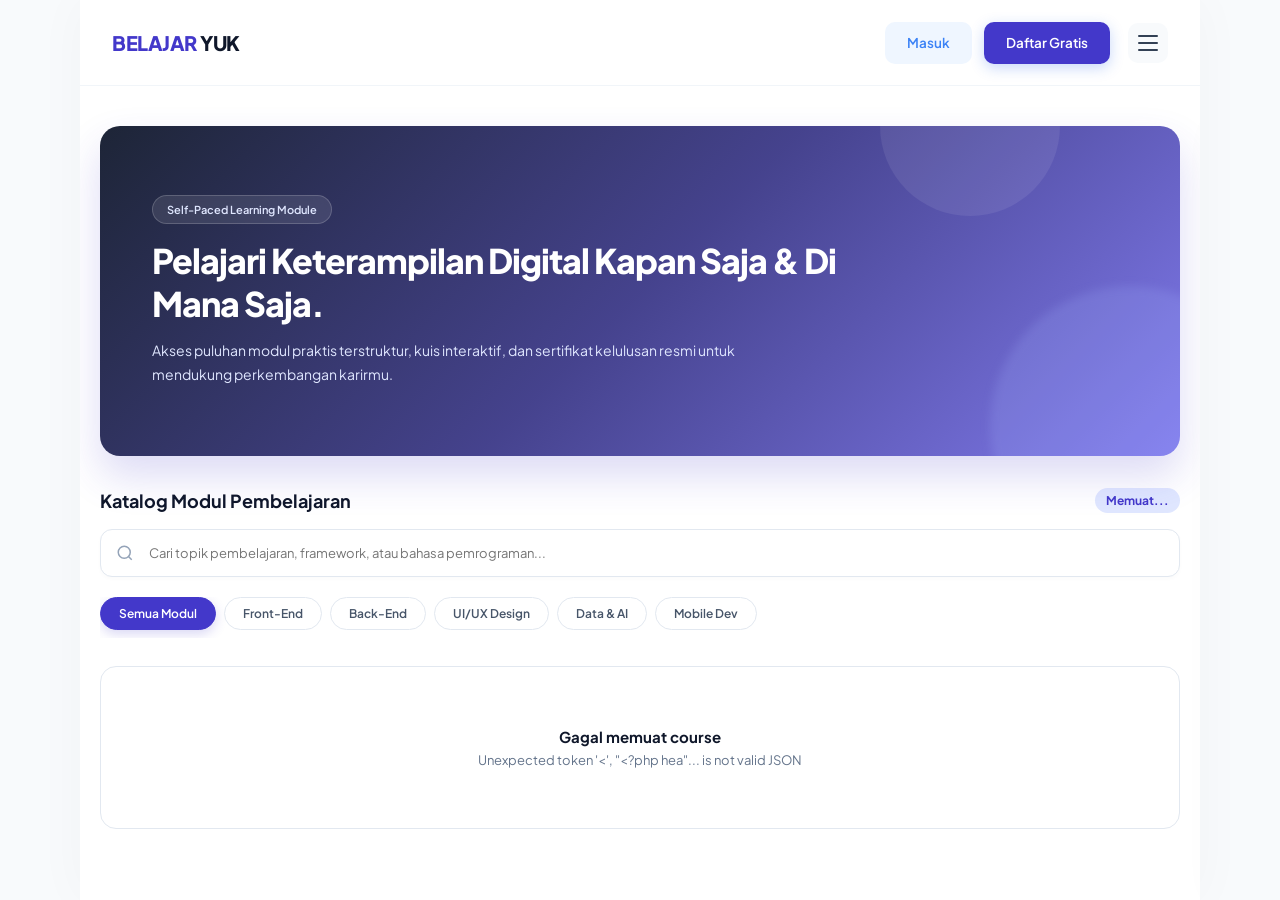
<file: pages/elearning.html>
<!doctype html>
<html lang="id">

<head>

    <meta charset="UTF-8">

    <meta
        name="viewport"
        content="width=device-width, initial-scale=1.0">

    <title>
        E-Learning — Belajaryuk
    </title>


    <!-- =====================================================
         FONT
    ====================================================== -->

    <link
        rel="preconnect"
        href="https://fonts.googleapis.com">

    <link
        rel="preconnect"
        href="https://fonts.gstatic.com"
        crossorigin>

    <link
        href="https://fonts.googleapis.com/css2?family=Plus+Jakarta+Sans:wght@400;500;600;700;800&display=swap"
        rel="stylesheet">


    <!-- =====================================================
         GLOBAL CSS
    ====================================================== -->

    <link
        rel="stylesheet"
        href="../css/style.css">


    <style>

        /* =====================================================
           BODY
        ===================================================== */

        body {

            background:
                #f8fafc;

            font-family:
                'Plus Jakarta Sans',
                sans-serif;

        }


        /* =====================================================
           LOGO
        ===================================================== */

        .navbar .logo {

            text-decoration:
                none;

        }


        .navbar .logo .logo-accent {

            color:
                #4338ca !important;

        }


        /* =====================================================
           HERO
        ===================================================== */

        .elearning-hero-fullimg {

            position:
                relative;

            min-height:
                330px;

            display:
                flex;

            flex-direction:
                column;

            justify-content:
                center;

            overflow:
                hidden;

            border-radius:
                20px;

            margin-top:
                20px;

            margin-bottom:
                32px;

            padding:
                52px;

            color:
                #ffffff;

            background:

                linear-gradient(
                    135deg,
                    rgba(15,23,42,.94),
                    rgba(49,46,129,.90),
                    rgba(79,70,229,.72)
                ),

                url(
                    'https://images.unsplash.com/photo-1516321318423-f06f85e504b3?auto=format&fit=crop&w=1400&q=80'
                )

                center/cover
                no-repeat;

            box-shadow:
                0 20px 40px
                rgba(67,56,202,.18);

            isolation:
                isolate;

        }


        .elearning-hero-fullimg::before {

            content:
                "";

            position:
                absolute;

            width:
                280px;

            height:
                280px;

            right:
                -90px;

            bottom:
                -110px;

            border-radius:
                50%;

            background:
                rgba(165,180,252,.18);

            filter:
                blur(5px);

            animation:
                elearningHeroFloat
                6s
                ease-in-out
                infinite;

            z-index:
                -1;

        }


        .elearning-hero-fullimg::after {

            content:
                "";

            position:
                absolute;

            width:
                180px;

            height:
                180px;

            right:
                120px;

            top:
                -90px;

            border-radius:
                50%;

            background:
                rgba(255,255,255,.08);

            animation:
                elearningHeroFloatReverse
                8s
                ease-in-out
                infinite;

            z-index:
                -1;

        }


        @keyframes elearningHeroFloat {

            0%,
            100% {

                transform:
                    translateY(0);

            }

            50% {

                transform:
                    translateY(-20px);

            }

        }


        @keyframes elearningHeroFloatReverse {

            0%,
            100% {

                transform:
                    translate(0,0);

            }

            50% {

                transform:
                    translate(-15px,20px);

            }

        }


        .hero-badge-tag {

            display:
                inline-flex;

            align-items:
                center;

            width:
                fit-content;

            padding:
                7px 14px;

            margin-bottom:
                16px;

            border:
                1px solid
                rgba(255,255,255,.18);

            border-radius:
                999px;

            background:
                rgba(255,255,255,.10);

            backdrop-filter:
                blur(8px);

            color:
                #e0e7ff;

            font-size:
                11px;

            font-weight:
                600;

        }


        .elearning-hero-fullimg h1 {

            position:
                relative;

            z-index:
                2;

            margin:
                0 0 14px;

            max-width:
                720px;

            color:
                #ffffff;

            font-size:
                34px;

            line-height:
                1.25;

            font-weight:
                800;

            letter-spacing:
                -1px;

        }


        .elearning-hero-fullimg .hero-description {

            position:
                relative;

            z-index:
                2;

            margin:
                0;

            max-width:
                650px;

            color:
                #e0e7ff;

            font-size:
                14px;

            line-height:
                1.7;

        }


        /* =====================================================
           SEARCH
        ===================================================== */

        .search-container-custom {

            position:
                relative;

            margin-bottom:
                20px;

        }


        .search-input-custom {

            width:
                100%;

            min-height:
                48px;

            padding:
                0 20px 0 48px;

            border:
                1px solid
                #e2e8f0;

            border-radius:
                12px;

            background:
                #ffffff;

            color:
                #334155;

            font-family:
                inherit;

            font-size:
                13px;

            outline:
                none;

            box-sizing:
                border-box;

            box-shadow:
                0 2px 4px
                rgba(15,23,42,.02);

            transition:
                border-color .2s ease,
                box-shadow .2s ease;

        }


        .search-input-custom:focus {

            border-color:
                #4338ca;

            box-shadow:
                0 0 0 3px
                rgba(67,56,202,.10);

        }


        .search-icon-custom {

            position:
                absolute;

            left:
                16px;

            top:
                50%;

            transform:
                translateY(-50%);

            color:
                #94a3b8;

            pointer-events:
                none;

        }


        /* =====================================================
           FILTER
        ===================================================== */

        .pills-wrapper {

            display:
                flex;

            gap:
                8px;

            overflow-x:
                auto;

            padding-bottom:
                8px;

        }


        .pill-btn {

            flex-shrink:
                0;

            padding:
                8px 18px;

            border:
                1px solid
                #e2e8f0;

            border-radius:
                999px;

            background:
                #ffffff;

            color:
                #475569;

            font-family:
                inherit;

            font-size:
                12px;

            font-weight:
                600;

            cursor:
                pointer;

            white-space:
                nowrap;

            transition:
                all .2s ease;

        }


        .pill-btn:hover {

            background:
                #f1f5f9;

            border-color:
                #c7d2fe;

            color:
                #4338ca;

        }


        .pill-btn.active {

            background:
                #4338ca;

            border-color:
                #4338ca;

            color:
                #ffffff;

            box-shadow:
                0 4px 12px
                rgba(67,56,202,.20);

        }


        /* =====================================================
           COURSE GRID
        ===================================================== */

        #courseGridUser {

            display:
                grid;

            grid-template-columns:
                repeat(
                    auto-fill,
                    minmax(320px,1fr)
                );

            gap:
                24px;

            align-items:
                stretch;

        }


        /* =====================================================
           COURSE CARD
           SAMA SEPERTI BOOTCAMP
        ===================================================== */

        .course-card-modern {

            background:
                #ffffff;

            border:
                1px solid
                #e2e8f0;

            border-radius:
                14px;

            overflow:
                hidden;

            display:
                flex;

            flex-direction:
                column;

            min-height:
                0;

            box-shadow:
                none;

            opacity:
                0;

            transform:
                translateY(18px);

            animation:
                courseCardReveal
                .45s
                ease
                forwards;

            transition:
                transform .2s ease,
                box-shadow .2s ease,
                border-color .2s ease;

        }


        @keyframes courseCardReveal {

            to {

                opacity:
                    1;

                transform:
                    translateY(0);

            }

        }


        .course-card-modern:hover {

            transform:
                translateY(-2px);

            border-color:
                #dbeafe;

            box-shadow:
                0 8px 24px
                rgba(15,23,42,.07);

        }


        /* =====================================================
           IMAGE
        ===================================================== */

        .course-card-modern .card-img-wrapper {

            position:
                relative;

            width:
                100%;

            height:
                155px;

            overflow:
                hidden;

            background:
                #eff6ff;

            flex-shrink:
                0;

        }


        .course-card-modern
        .card-img-wrapper img {

            width:
                100%;

            height:
                100%;

            object-fit:
                cover;

            display:
                block;

            transition:
                transform .3s ease;

        }


        .course-card-modern:hover
        .card-img-wrapper img {

            transform:
                scale(1.025);

        }


        /* =====================================================
           NO IMAGE
        ===================================================== */

        .course-no-image {

            width:
                100%;

            height:
                100%;

            display:
                flex;

            align-items:
                center;

            justify-content:
                center;

            background:
                #eff6ff;

            color:
                #2563eb;

            font-size:
                12px;

            font-weight:
                700;

        }


        /* =====================================================
           E-LEARNING BADGE
        ===================================================== */

        .course-card-modern
        .badge-level {

            position:
                absolute;

            top:
                10px;

            left:
                10px;

            z-index:
                3;

            display:
                inline-flex;

            align-items:
                center;

            justify-content:
                center;

            padding:
                6px 9px;

            border:
                1px solid
                rgba(255,255,255,.75);

            border-radius:
                999px;

            background:
                rgba(255,255,255,.95);

            color:
                #2563eb;

            font-size:
                9px;

            font-weight:
                800;

            line-height:
                1;

            box-shadow:
                0 2px 8px
                rgba(15,23,42,.08);

        }


        /* =====================================================
           PROMO BADGE DI GAMBAR
        ===================================================== */

        .course-card-modern
        .promo-badge {

            position:
                absolute;

            top:
                10px;

            right:
                10px;

            z-index:
                3;

            display:
                inline-flex;

            align-items:
                center;

            justify-content:
                center;

            padding:
                6px 8px;

            border:
                none;

            border-radius:
                999px;

            background:
                #dc2626;

            color:
                #ffffff;

            font-size:
                9px;

            font-weight:
                800;

            line-height:
                1;

            box-shadow:
                0 3px 10px
                rgba(220,38,38,.16);

        }


        /* =====================================================
           CARD BODY
        ===================================================== */

        .course-card-modern
        .card-body-custom {

            padding:
                15px;

            display:
                flex;

            flex-direction:
                column;

            flex:
                1;

        }


        /* =====================================================
           CATEGORY
        ===================================================== */

        .course-category-row {

            display:
                flex;

            align-items:
                center;

            flex-wrap:
                wrap;

            gap:
                6px;

            margin-bottom:
                8px;

        }


        .course-card-modern
        .cat-tag {

            display:
                inline-flex;

            align-items:
                center;

            padding:
                5px 8px;

            border-radius:
                6px;

            background:
                #eff6ff;

            color:
                #2563eb;

            font-size:
                10px;

            font-weight:
                700;

        }


        .course-card-modern
        .subcat-tag {

            display:
                inline-flex;

            align-items:
                center;

            padding:
                5px 8px;

            border-radius:
                6px;

            background:
                #f1f5f9;

            color:
                #64748b;

            font-size:
                10px;

            font-weight:
                700;

        }


        /* =====================================================
           TITLE
        ===================================================== */

        .course-card-modern
        .card-title-custom {

            margin:
                0 0 7px;

            color:
                #0f172a;

            font-size:
                14px;

            line-height:
                1.45;

            font-weight:
                700;

            transition:
                color .2s ease;

        }


        .course-card-modern:hover
        .card-title-custom {

            color:
                #2563eb;

        }


        /* =====================================================
           DESCRIPTION
        ===================================================== */

        .course-card-modern
        .course-description-user {

            margin:
                0 0 12px;

            color:
                #64748b;

            font-size:
                11px;

            line-height:
                1.55;

            display:
                -webkit-box;

            -webkit-line-clamp:
                2;

            -webkit-box-orient:
                vertical;

            overflow:
                hidden;

            min-height:
                34px;

        }


        /* =====================================================
           META
           DURASI + JADWAL
        ===================================================== */

        .course-card-modern
        .course-meta {

            display:
                grid;

            grid-template-columns:
                repeat(
                    2,
                    minmax(0,1fr)
                );

            gap:
                7px;

            margin:
                0 0 10px;

        }


        .course-card-modern
        .course-meta span {

            min-width:
                0;

            display:
                flex;

            align-items:
                center;

            justify-content:
                center;

            text-align:
                center;

            padding:
                8px 6px;

            border-radius:
                8px;

            background:
                #f1f5f9;

            color:
                #475569;

            font-size:
                9px;

            font-weight:
                600;

            line-height:
                1.25;

            white-space:
                nowrap;

            overflow:
                hidden;

            text-overflow:
                ellipsis;

        }


        /* =====================================================
           BENEFITS
        ===================================================== */

        .course-card-modern
        .course-benefits {

            display:
                flex;

            flex-wrap:
                wrap;

            gap:
                6px;

            margin:
                0 0 12px;

            min-height:
                28px;

        }


        .course-card-modern
        .benefit-chip {

            display:
                inline-flex;

            align-items:
                center;

            max-width:
                100%;

            padding:
                5px 8px;

            border:
                1px solid
                #dbeafe;

            border-radius:
                999px;

            background:
                #eff6ff;

            color:
                #2563eb;

            font-size:
                9px;

            font-weight:
                700;

            line-height:
                1.3;

            white-space:
                nowrap;

            overflow:
                hidden;

            text-overflow:
                ellipsis;

            box-sizing:
                border-box;

        }


        /* =====================================================
           FOOTER
        ===================================================== */

        .course-card-modern
        .course-footer {

            border-top:
                1px solid
                #f1f5f9;

            padding-top:
                13px;

            margin-top:
                auto;

            display:
                flex;

            align-items:
                center;

            justify-content:
                space-between;

            gap:
                10px;

        }


        /* =====================================================
           PRICE
        ===================================================== */

        .course-card-modern
        .course-price-box {

            flex:
                1;

            min-width:
                0;

        }


        .course-card-modern
        .course-price-label {

            display:
                block;

            margin-bottom:
                3px;

            color:
                #94a3b8;

            font-size:
                9px;

            font-weight:
                600;

            line-height:
                1.2;

        }


        .course-card-modern
        .course-price-normal {

            display:
                block;

            color:
                #2563eb;

            font-size:
                13px;

            font-weight:
                800;

            line-height:
                1.25;

            white-space:
                nowrap;

        }


        /* =====================================================
           PROMO PRICE
        ===================================================== */

        .course-card-modern
        .course-price-promo {

            display:
                flex;

            flex-direction:
                column;

            gap:
                2px;

        }


        .course-card-modern
        .course-price-old {

            display:
                block;

            color:
                #94a3b8;

            font-size:
                9px;

            font-weight:
                600;

            line-height:
                1.2;

            text-decoration:
                line-through;

        }


        .course-card-modern
        .course-price-new-row {

            display:
                flex;

            align-items:
                center;

            gap:
                6px;

            flex-wrap:
                wrap;

        }


        .course-card-modern
        .course-price-new {

            display:
                inline-block;

            color:
                #2563eb;

            font-size:
                13px;

            font-weight:
                800;

            line-height:
                1.25;

            white-space:
                nowrap;

        }


        /* =====================================================
           DISCOUNT
        ===================================================== */

        .course-card-modern
        .course-discount {

            display:
                inline-flex;

            align-items:
                center;

            justify-content:
                center;

            padding:
                4px 6px;

            border:
                1px solid
                #fee2e2;

            border-radius:
                999px;

            background:
                #fef2f2;

            color:
                #dc2626;

            font-size:
                8px;

            font-weight:
                800;

            line-height:
                1;

            white-space:
                nowrap;

        }


        /* =====================================================
           BUTTON
        ===================================================== */

        .course-card-modern
        .btn-primary-full {

            display:
                inline-flex;

            align-items:
                center;

            justify-content:
                center;

            height:
                31px;

            padding:
                0 10px;

            border:
                1px solid
                #dbeafe;

            border-radius:
                8px;

            background:
                #eff6ff;

            color:
                #2563eb !important;

            font-family:
                'Plus Jakarta Sans',
                sans-serif;

            font-size:
                10px;

            font-weight:
                700;

            text-decoration:
                none !important;

            cursor:
                pointer;

            white-space:
                nowrap;

            box-sizing:
                border-box;

            flex-shrink:
                0;

            transition:
                background .2s ease,
                color .2s ease,
                transform .2s ease;

        }


        .course-card-modern
        .btn-primary-full:hover {

            background:
                #dbeafe;

            color:
                #1d4ed8 !important;

            transform:
                translateY(-1px);

            box-shadow:
                none;

        }


        /* =====================================================
           EMPTY
        ===================================================== */

        .user-course-empty {

            grid-column:
                1 / -1;

            padding:
                60px 20px;

            background:
                #ffffff;

            border:
                1px solid
                #e2e8f0;

            border-radius:
                16px;

            text-align:
                center;

            color:
                #64748b;

            font-size:
                13px;

        }


        .user-course-empty strong {

            display:
                block;

            margin-bottom:
                6px;

            color:
                #0f172a;

            font-size:
                15px;

        }


        /* =====================================================
           MODAL
        ===================================================== */

        .modal {

            position:
                fixed;

            inset:
                0;

            background:
                rgba(15,23,42,.40);

            backdrop-filter:
                blur(5px);

            -webkit-backdrop-filter:
                blur(5px);

            display:
                none;

            align-items:
                center;

            justify-content:
                center;

            z-index:
                3000;

            padding:
                20px;

            opacity:
                0;

        }


        .modal.show {

            display:
                flex;

            animation:
                modalOverlayIn
                .25s
                ease
                forwards;

        }


        @keyframes modalOverlayIn {

            from {

                opacity:
                    0;

            }

            to {

                opacity:
                    1;

            }

        }


        .modal-box {

            width:
                min(470px,100%);

            background:
                #ffffff;

            border:
                1px solid
                #e2e8f0;

            border-radius:
                16px;

            padding:
                30px;

            position:
                relative;

            text-align:
                center;

            box-shadow:
                0 25px 70px
                rgba(15,23,42,.20);

            opacity:
                0;

            transform:
                translateY(20px)
                scale(.96);

        }


        .modal.show .modal-box {

            animation:
                modalBoxIn
                .35s
                cubic-bezier(
                    .16,
                    1,
                    .3,
                    1
                )
                .05s
                forwards;

        }


        @keyframes modalBoxIn {

            0% {

                opacity:
                    0;

                transform:
                    translateY(20px)
                    scale(.96);

            }

            70% {

                opacity:
                    1;

                transform:
                    translateY(-3px)
                    scale(1.01);

            }

            100% {

                opacity:
                    1;

                transform:
                    translateY(0)
                    scale(1);

            }

        }


        .modal-box h2 {

            margin:
                8px 0 9px;

            color:
                #0f172a;

            font-size:
                20px;

            font-weight:
                700;

        }


        .modal-box p {

            margin:
                0 0 20px;

            color:
                #64748b;

            font-size:
                13px;

            line-height:
                1.6;

        }


        .modal-close {

            position:
                absolute;

            top:
                12px;

            right:
                12px;

            width:
                34px;

            height:
                34px;

            border:
                none;

            border-radius:
                8px;

            background:
                #f8fafc;

            color:
                #64748b;

            font-size:
                20px;

            cursor:
                pointer;

            transition:
                background .2s ease,
                color .2s ease,
                transform .2s ease;

        }


        .modal-close:hover {

            background:
                #eef2ff;

            color:
                #4338ca;

            transform:
                rotate(90deg);

        }


        .modal-action {

            width:
                100%;

            min-height:
                41px;

            border:
                none;

            border-radius:
                8px;

            background:
                #4338ca;

            color:
                #ffffff;

            font-family:
                inherit;

            font-size:
                11px;

            font-weight:
                700;

            cursor:
                pointer;

            transition:
                background .2s ease,
                transform .2s ease,
                box-shadow .2s ease;

        }


        .modal-action:hover {

            background:
                #3730a3;

            transform:
                translateY(-2px);

            box-shadow:
                0 7px 16px
                rgba(67,56,202,.20);

        }


        /* =====================================================
           RESPONSIVE
        ===================================================== */

        @media (max-width:900px) {

            #courseGridUser {

                grid-template-columns:
                    repeat(
                        2,
                        minmax(0,1fr)
                    );

            }

        }


        @media (max-width:768px) {

            .elearning-hero-fullimg {

                min-height:
                    0;

                padding:
                    32px 22px;

                justify-content:
                    flex-start;

            }


            .elearning-hero-fullimg h1 {

                font-size:
                    26px;

            }


            .elearning-hero-fullimg
            .hero-description {

                font-size:
                    12px;

            }


            .main-content {

                padding:
                    16px !important;

            }

        }


        @media (max-width:650px) {

            #courseGridUser {

                grid-template-columns:
                    1fr;

            }

        }


        @media (max-width:600px) {

            .modal {

                padding:
                    16px;

            }


            .modal-box {

                width:
                    calc(100% - 10px);

                padding:
                    24px;

                border-radius:
                    16px;

            }

        }


        @media (max-width:480px) {

            .elearning-hero-fullimg {

                padding:
                    28px 18px;

            }


            .elearning-hero-fullimg h1 {

                font-size:
                    24px;

            }


            .course-card-modern
            .card-img-wrapper {

                height:
                    190px;

            }


            .course-card-modern
            .course-footer {

                align-items:
                    stretch;

                flex-direction:
                    column;

            }


            .course-card-modern
            .course-price-box {

                width:
                    100%;

            }


            .course-card-modern
            .btn-primary-full {

                width:
                    100%;

            }

        }


        /* =====================================================
           REDUCED MOTION
        ===================================================== */

        @media (prefers-reduced-motion: reduce) {

            *,
            *::before,
            *::after {

                animation-duration:
                    .01ms !important;

                animation-iteration-count:
                    1 !important;

                transition-duration:
                    .01ms !important;

            }

        }

    </style>

</head>


<body>


    <div class="page-wrapper">


        <!-- =================================================
             NAVBAR
        ================================================== -->

        <header class="navbar">

            <div class="navbar-container">


                <a
                    href="index.html"
                    class="logo"
                >

                    <span
                        class="logo-accent"
                        style="color:#4338ca"
                    >

                        BELAJAR

                    </span>YUK

                </a>


                <div
                    class="nav-actions"
                    id="navActions"
                >

                    <a
                        href="../proses/masuk.php"
                        class="btn-login"
                    >

                        Masuk

                    </a>


                    <a
                        href="../proses/daftar.php"
                        class="btn-register"
                        style="background:#4338ca"
                    >

                        Daftar Gratis

                    </a>


                    <button
                        class="hamburger"
                        id="hamburgerBtn"
                        type="button"
                        onclick="toggleSidebar()"
                        aria-label="Menu Navigasi"
                    >

                        <span></span>

                        <span></span>

                        <span></span>

                    </button>

                </div>

            </div>

        </header>


        <!-- =================================================
             OVERLAY
        ================================================== -->

        <div
            class="overlay"
            id="overlay"
            onclick="toggleSidebar()"
        >
        </div>


        <!-- =================================================
             SIDEBAR
        ================================================== -->

        <aside
            class="sidebar"
            id="sidebar"
        >


            <div class="sidebar-head">

                <span class="sidebar-tag">

                    NAVIGASI

                </span>


                <h3>

                    Menu Utama

                </h3>

            </div>


            <nav class="sidebar-nav">


                <a href="index.html">

                    <span>
                        Beranda
                    </span>

                </a>


                <a
                    href="elearning.html"
                    class="active"
                >

                    <span>
                        E-Learning
                    </span>

                </a>


                <a href="komunitas.html">

                    <span>
                        Grup Komunitas
                    </span>

                </a>


                <a href="bootcamp.html">

                    <span>
                        Bootcamp
                    </span>

                </a>


                <a href="riwayat.html">

                    <span>
                        Riwayat
                    </span>

                </a>


                <a href="kelas.html">

                    <span>
                        Kelas Saya
                    </span>

                </a>


            </nav>

        </aside>


        <!-- =================================================
             MAIN
        ================================================== -->

        <main
            class="main-content"
            style="
                max-width:1200px;
                margin:0 auto;
                padding:20px;
            "
        >


            <!-- =================================================
                 HERO
            ================================================== -->

            <section>


                <div
                    class="elearning-hero-fullimg"
                >


                    <div
                        class="hero-badge-tag"
                    >

                        Self-Paced Learning Module

                    </div>


                    <h1>

                        Pelajari Keterampilan Digital
                        Kapan Saja & Di Mana Saja.

                    </h1>


                    <p
                        class="hero-description"
                    >

                        Akses puluhan modul praktis
                        terstruktur, kuis interaktif,
                        dan sertifikat kelulusan resmi
                        untuk mendukung perkembangan
                        karirmu.

                    </p>


                </div>

            </section>


            <!-- =================================================
                 SEARCH + FILTER
            ================================================== -->

            <section
                style="margin-bottom:28px;"
            >


                <div
                    style="
                        display:flex;
                        justify-content:space-between;
                        align-items:center;
                        gap:16px;
                        margin-bottom:16px;
                    "
                >


                    <h3
                        style="
                            font-size:18px;
                            font-weight:700;
                            color:#0f172a;
                            margin:0;
                        "
                    >

                        Katalog Modul Pembelajaran

                    </h3>


                    <span
                        id="courseTotalLabel"
                        class="bootcamp-count"
                        style="
                            padding:5px 11px;
                            border-radius:999px;
                            background:#e0e7ff;
                            color:#4338ca;
                            font-size:12px;
                            font-weight:700;
                            white-space:nowrap;
                        "
                    >

                        Memuat...

                    </span>


                </div>


                <!-- SEARCH -->

                <div
                    class="search-container-custom"
                >

                    <svg
                        class="search-icon-custom"
                        width="18"
                        height="18"
                        viewBox="0 0 24 24"
                        fill="none"
                        stroke="currentColor"
                        stroke-width="2"
                    >

                        <circle
                            cx="11"
                            cy="11"
                            r="8"
                        >
                        </circle>


                        <line
                            x1="21"
                            y1="21"
                            x2="16.65"
                            y2="16.65"
                        >
                        </line>

                    </svg>


                    <input
                        type="text"
                        id="searchCourseUser"
                        class="search-input-custom"
                        placeholder="Cari topik pembelajaran, framework, atau bahasa pemrograman..."
                        autocomplete="off"
                    >

                </div>


                <!-- FILTER -->

                <div
                    class="pills-wrapper"
                    id="courseFilters"
                >


                    <button
                        type="button"
                        class="pill-btn active"
                        data-category="all"
                    >

                        Semua Modul

                    </button>


                    <button
                        type="button"
                        class="pill-btn"
                        data-category="Front-End"
                    >

                        Front-End

                    </button>


                    <button
                        type="button"
                        class="pill-btn"
                        data-category="Back-End"
                    >

                        Back-End

                    </button>


                    <button
                        type="button"
                        class="pill-btn"
                        data-category="UI/UX Design"
                    >

                        UI/UX Design

                    </button>


                    <button
                        type="button"
                        class="pill-btn"
                        data-category="Data & AI"
                    >

                        Data & AI

                    </button>


                    <button
                        type="button"
                        class="pill-btn"
                        data-category="Mobile Dev"
                    >

                        Mobile Dev

                    </button>


                </div>

            </section>


            <!-- =================================================
                 COURSE GRID
            ================================================== -->

            <section>


                <div
                    id="courseGridUser"
                >

                    <div
                        class="user-course-empty"
                    >

                        <strong>

                            Memuat course...

                        </strong>

                        Silakan tunggu sebentar.

                    </div>

                </div>

            </section>


        </main>


    </div>


    <!-- =====================================================
         MODAL PROFIL
    ====================================================== -->

    <div
        class="modal"
        id="modal"
    >


        <div
            class="modal-box"
        >


            <button
                class="modal-close"
                type="button"
                onclick="closeModal()"
                aria-label="Tutup Modal"
            >

                ×

            </button>


            <h2
                id="modalTitle"
            >

                Profil Saya

            </h2>


            <p>

                Loading data profil...

            </p>


            <button
                class="modal-action"
                type="button"
                style="background:#ef4444;"
                onclick="logoutUser()"
            >

                Keluar Akun

            </button>


        </div>

    </div>


    <!-- =====================================================
         SCRIPT
    ====================================================== -->

    <script
        src="../js/script.js"
    ></script>


    <script
        src="../js/elearning.js"
    ></script>


</body>

</html>
</file>
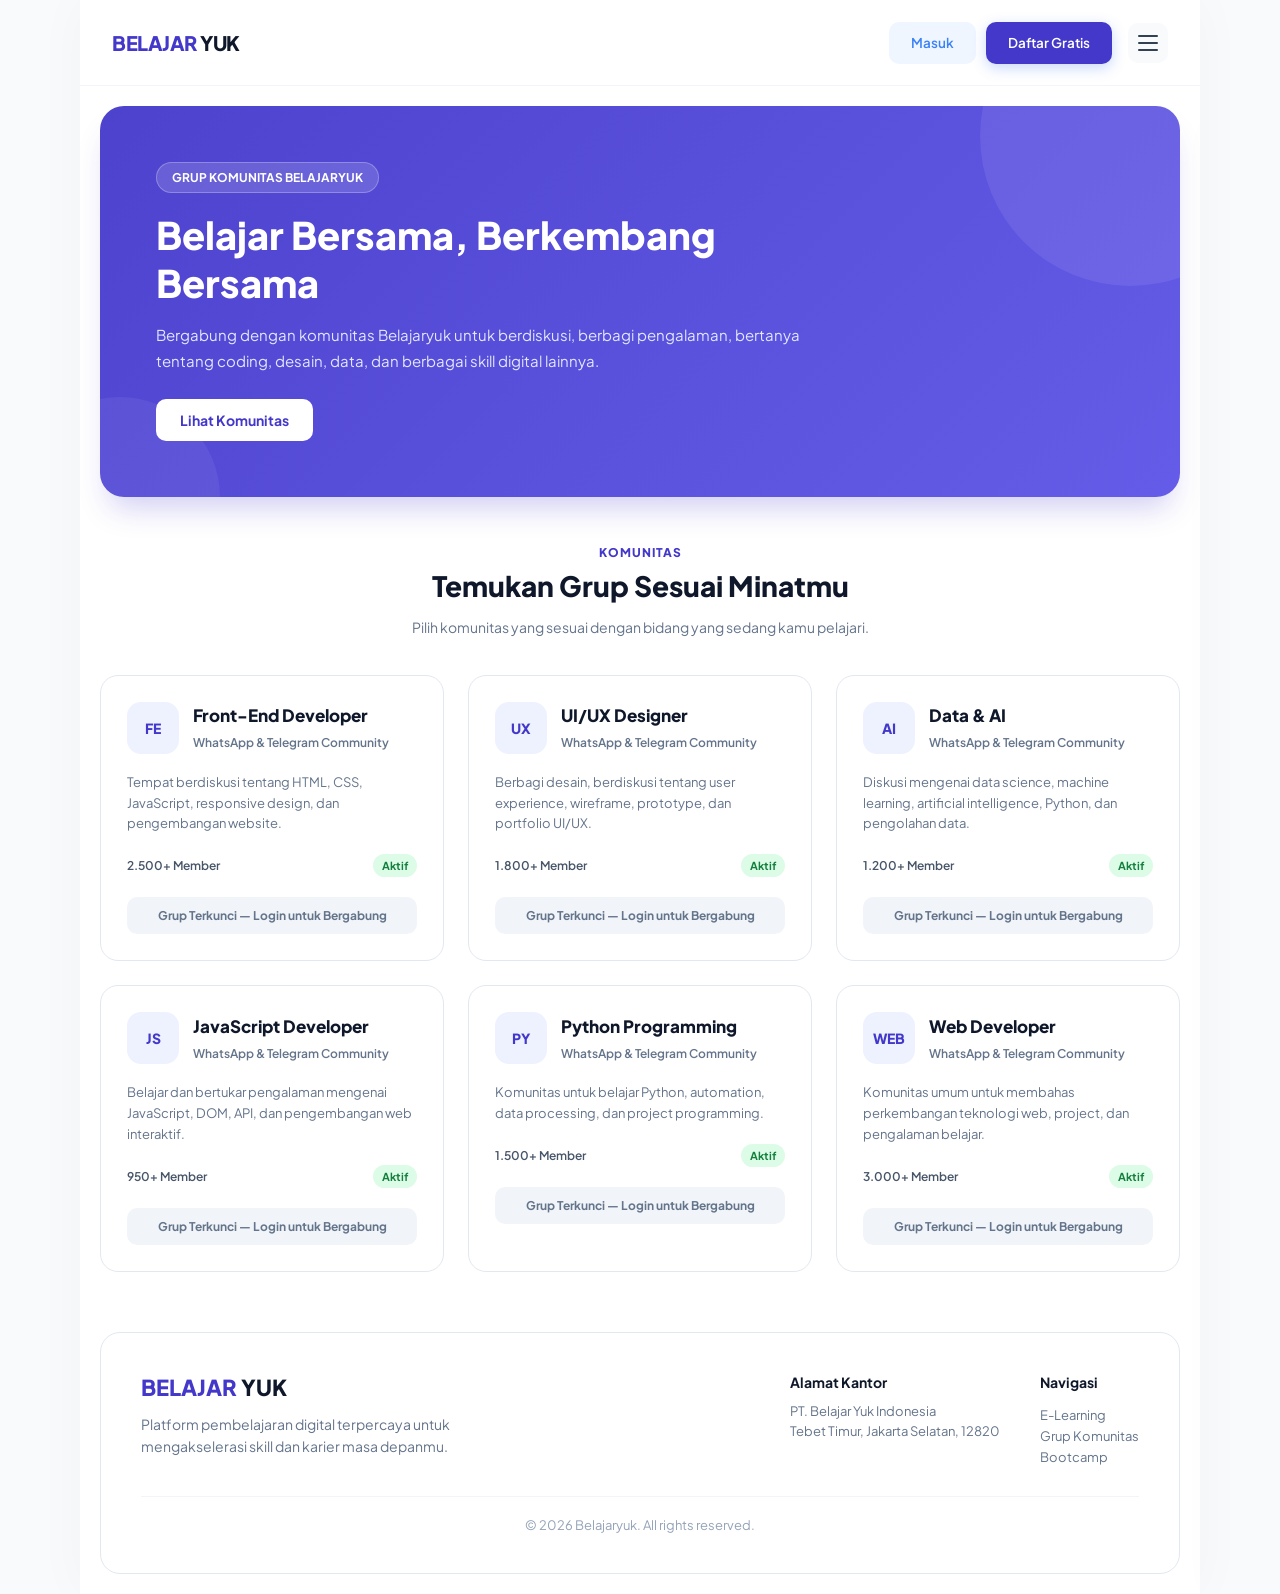
<file: pages/komunitas.html>
<!doctype html>
<html lang="id">

<head>
  <meta charset="UTF-8" />
  <meta name="viewport" content="width=device-width, initial-scale=1.0" />

  <title>Komunitas — Belajaryuk</title>

  <!-- GOOGLE FONTS -->
  <link rel="preconnect" href="https://fonts.googleapis.com" />
  <link rel="preconnect" href="https://fonts.gstatic.com" crossorigin />

  <link href="https://fonts.googleapis.com/css2?family=Plus+Jakarta+Sans:wght@400;500;600;700;800&display=swap"
    rel="stylesheet" />

  <!-- CSS UTAMA -->
  <link rel="stylesheet" href="../css/style.css" />

  <style>
    body {
      background-color: #f8fafc;
      font-family: 'Plus Jakarta Sans', sans-serif;
      color: #0f172a;
    }

    /* =========================
       NAVBAR
    ========================= */

    .nav-actions {
      display: flex;
      align-items: center;
      gap: 10px;
    }

    /* =========================
       PROFILE
    ========================= */

    .profile-button {
      display: flex;
      align-items: center;
      gap: 8px;

      background: #ffffff;

      border: 1px solid #e2e8f0;

      padding: 6px 12px 6px 7px;

      border-radius: 10px;

      color: #0f172a;

      font-size: 13px;
      font-weight: 700;

      text-decoration: none;

      cursor: pointer;

      transition: all 0.2s ease;
    }

    .profile-button:hover {
      border-color: #4338ca;
      color: #4338ca;
      transform: translateY(-1px);
    }

    .profile-icon {
      width: 32px;
      height: 32px;

      border-radius: 50%;

      background: #e0e7ff;

      display: flex;
      align-items: center;
      justify-content: center;

      font-size: 14px;
      font-weight: 800;

      color: #4338ca;
    }

    .profile-text {
      display: flex;
      flex-direction: column;
      line-height: 1.2;
    }

    .profile-label {
      font-size: 10px;
      color: #94a3b8;
      font-weight: 600;
    }

    .profile-name {
      font-size: 13px;
      color: #0f172a;
      font-weight: 700;

      max-width: 120px;

      white-space: nowrap;
      overflow: hidden;
      text-overflow: ellipsis;
    }

    /* =========================
       LOGOUT
    ========================= */

    .btn-logout {
      border: none;

      background: #fee2e2;
      color: #dc2626;

      padding: 9px 13px;

      border-radius: 9px;

      font-size: 12px;
      font-weight: 700;

      cursor: pointer;

      transition: all 0.2s;
    }

    .btn-logout:hover {
      background: #fecaca;
      transform: translateY(-1px);
    }

    /* =========================
       COMMUNITY HERO
    ========================= */

    .community-hero {
      background:
        linear-gradient(135deg,
          rgba(67, 56, 202, 0.95),
          rgba(79, 70, 229, 0.88));

      border-radius: 24px;

      padding: 56px;

      color: #ffffff;

      margin-bottom: 48px;

      position: relative;
      overflow: hidden;

      box-shadow:
        0 20px 30px -10px rgba(67, 56, 202, 0.25);
    }

    .community-hero::before {
      content: "";

      position: absolute;

      width: 300px;
      height: 300px;

      border-radius: 50%;

      background: rgba(255, 255, 255, 0.08);

      right: -100px;
      top: -120px;
    }

    .community-hero::after {
      content: "";

      position: absolute;

      width: 200px;
      height: 200px;

      border-radius: 50%;

      background: rgba(255, 255, 255, 0.06);

      left: -80px;
      bottom: -100px;
    }

    .community-hero-content {
      position: relative;
      z-index: 2;

      max-width: 700px;
    }

    .community-badge {
      display: inline-block;

      padding: 7px 15px;

      border-radius: 30px;

      background: rgba(255, 255, 255, 0.15);

      border: 1px solid rgba(255, 255, 255, 0.25);

      font-size: 12px;
      font-weight: 700;

      margin-bottom: 18px;
    }

    .community-hero h1 {
      font-size: 38px;
      line-height: 1.25;

      margin-bottom: 16px;

      font-weight: 800;

      color: #ffffff;
    }

    .community-hero p {
      font-size: 15px;

      line-height: 1.7;

      color: #e0e7ff;

      margin-bottom: 26px;
    }

    .community-hero-button {
      display: inline-flex;

      align-items: center;
      justify-content: center;

      padding: 12px 24px;

      border-radius: 10px;

      background: #ffffff;

      color: #4338ca;

      font-size: 14px;
      font-weight: 700;

      text-decoration: none;

      transition: all 0.2s ease;
    }

    .community-hero-button:hover {
      transform: translateY(-2px);

      box-shadow:
        0 8px 20px rgba(15, 23, 42, 0.18);
    }

    /* =========================
       SECTION HEADER
    ========================= */

    .sec-head {
      text-align: center;

      max-width: 650px;

      margin: 0 auto 36px;
    }

    .sec-subtitle {
      display: block;

      font-size: 12px;

      font-weight: 800;

      color: #4338ca;

      text-transform: uppercase;

      letter-spacing: 1px;

      margin-bottom: 8px;
    }

    .sec-title {
      font-size: 28px;

      font-weight: 800;

      color: #0f172a;

      line-height: 1.3;

      margin-bottom: 12px;
    }

    .sec-description {
      font-size: 14px;

      color: #64748b;

      line-height: 1.6;
    }

    /* =========================
       COMMUNITY GRID
    ========================= */

    .community-grid {
      display: grid;

      grid-template-columns:
        repeat(auto-fit, minmax(280px, 1fr));

      gap: 24px;

      margin-bottom: 60px;
    }

    /* =========================
       COMMUNITY CARD
    ========================= */

    .community-card {
      background: #ffffff;

      border: 1px solid #e2e8f0;

      border-radius: 18px;

      padding: 26px;

      position: relative;

      overflow: hidden;

      transition:
        transform 0.3s ease,
        box-shadow 0.3s ease,
        border-color 0.3s ease;
    }

    .community-card::before {
      content: "";

      position: absolute;

      left: 0;
      top: 0;

      width: 100%;
      height: 4px;

      background: linear-gradient(90deg,
          #4338ca,
          #6366f1);

      transform: scaleX(0);

      transform-origin: left;

      transition: transform 0.3s ease;
    }

    .community-card:hover {
      transform: translateY(-8px);

      border-color: #c7d2fe;

      box-shadow:
        0 18px 35px rgba(15, 23, 42, 0.10);
    }

    .community-card:hover::before {
      transform: scaleX(1);
    }

    /* =========================
       COMMUNITY CARD HEADER
    ========================= */

    .community-card-head {
      display: flex;

      align-items: center;

      gap: 14px;

      margin-bottom: 18px;
    }

    .community-icon {
      width: 52px;
      height: 52px;

      border-radius: 14px;

      display: flex;

      align-items: center;
      justify-content: center;

      background: #eef2ff;

      color: #4338ca;

      font-size: 14px;

      font-weight: 800;

      transition: all 0.3s ease;
    }

    .community-card:hover .community-icon {
      transform: scale(1.08);
      background: #e0e7ff;
    }

    .community-card h3 {
      font-size: 17px;

      font-weight: 800;

      margin-bottom: 4px;

      color: #0f172a;
    }

    .community-platform {
      font-size: 12px;

      color: #64748b;

      font-weight: 600;
    }

    .community-card p {
      font-size: 13px;

      color: #64748b;

      line-height: 1.6;

      margin-bottom: 20px;
    }

    /* =========================
       COMMUNITY INFO
    ========================= */

    .community-info {
      display: flex;

      align-items: center;

      justify-content: space-between;

      gap: 10px;

      margin-bottom: 20px;
    }

    .community-members {
      font-size: 12px;

      color: #475569;

      font-weight: 600;
    }

    .community-status {
      font-size: 11px;

      font-weight: 700;

      padding: 5px 9px;

      border-radius: 20px;

      background: #dcfce7;

      color: #15803d;
    }

    /* =========================
       COMMUNITY BUTTON
    ========================= */

    .community-button {
      width: 100%;

      display: flex;

      align-items: center;
      justify-content: center;

      padding: 11px 16px;

      border-radius: 10px;

      color: #ffffff;

      text-decoration: none;

      font-size: 13px;

      font-weight: 700;

      transition:
        transform 0.2s ease,
        box-shadow 0.2s ease;
    }

    .community-button:hover {
      transform: translateY(-2px);

      box-shadow:
        0 8px 18px rgba(15, 23, 42, 0.15);
    }

    .community-button.whatsapp {
      background: linear-gradient(135deg,
          #16a34a,
          #22c55e);
    }

    .community-button.telegram {
      background: linear-gradient(135deg,
          #0284c7,
          #38bdf8);
    }

    /* =========================
       COMMUNITY ACCESS
    ========================= */

    .community-buttons {
      display: grid;

      grid-template-columns: 1fr 1fr;

      gap: 10px;
    }

    .community-buttons .community-button {
      width: 100%;

      box-sizing: border-box;
    }

    .community-lock {
      width: 100%;

      box-sizing: border-box;

      display: flex;

      align-items: center;
      justify-content: center;

      padding: 11px 16px;

      border-radius: 10px;

      background: #f1f5f9;

      color: #64748b;

      font-size: 12px;

      font-weight: 700;

      text-align: center;

      cursor: not-allowed;
    }

    .community-open {
      display: none;
    }

    /* =========================
       FOOTER
    ========================= */

    .community-footer {
      background: #ffffff;

      border: 1px solid #e2e8f0;

      border-radius: 20px;

      padding: 40px;

      margin-top: 40px;
    }

    /* =========================
       RESPONSIVE
    ========================= */

    @media (max-width: 768px) {

      .community-hero {
        padding: 34px 24px;

        min-height: 360px;
      }

      .community-hero h1 {
        font-size: 28px;
      }

      .profile-text {
        display: none;
      }

      .profile-button {
        padding: 5px;
      }

      .profile-icon {
        width: 34px;
        height: 34px;
      }

      .btn-logout {
        padding: 8px 10px;
      }

      .community-footer {
        padding: 28px 22px;
      }
    }

    @media (max-width: 480px) {

      .community-buttons {
        grid-template-columns: 1fr;
      }

    }
  </style>
</head>

<body>

  <div class="page-wrapper">

    <!-- =========================
         NAVBAR
    ========================= -->

    <header class="navbar">

      <div class="navbar-container">

        <!-- LOGO -->

        <a href="index.html" class="logo">

          <span class="logo-accent" style="color: #4338ca">
            BELAJAR
          </span>YUK

        </a>

        <!-- NAV ACTIONS -->

        <div class="nav-actions" id="navActions">

          <!--
            SAMA SEPERTI INDEX.HTML

            script.js akan mengatur
            tampilan login/profile.
          -->

          <a href="../proses/masuk.php" class="btn-login">
            Masuk
          </a>

          <a href="../proses/daftar.php" class="btn-register" style="background: #4338ca">
            Daftar Gratis
          </a>

          <!-- HAMBURGER -->

          <button class="hamburger" id="hamburgerBtn" onclick="toggleSidebar()" aria-label="Menu Navigasi"
            type="button">

            <span></span>
            <span></span>
            <span></span>

          </button>

        </div>

      </div>

    </header>


    <!-- =========================
         OVERLAY
    ========================= -->

    <div class="overlay" id="overlay" onclick="toggleSidebar()"></div>


    <!-- =========================
         SIDEBAR
    ========================= -->

    <aside class="sidebar" id="sidebar">

      <div class="sidebar-head">

        <span class="sidebar-tag">
          NAVIGASI
        </span>

        <h3>
          Menu Utama
        </h3>

      </div>


      <nav class="sidebar-nav">

        <a href="index.html">

          <span>
            Beranda
          </span>

        </a>


        <a href="elearning.html">

          <span>
            E-Learning
          </span>

        </a>


        <a href="komunitas.html" class="active">

          <span>
            Grup Komunitas
          </span>

        </a>


        <a href="bootcamp.html">

          <span>
            Bootcamp
          </span>

        </a>


        <a href="riwayat.html">

          <span>
            Riwayat
          </span>

        </a>


        <a href="kelas.html">

          <span>
            Kelas Saya
          </span>

        </a>

      </nav>

    </aside>


    <!-- =========================
         KONTEN
    ========================= -->

    <main class="main-content" style="
        max-width: 1200px;
        margin: 0 auto;
        padding: 20px;
      ">

      <!-- =========================
           HERO
      ========================= -->

      <section class="community-hero">

        <div class="community-hero-content">

          <span class="community-badge">
            GRUP KOMUNITAS BELAJARYUK
          </span>


          <h1>
            Belajar Bersama,
            Berkembang Bersama
          </h1>


          <p>
            Bergabung dengan komunitas Belajaryuk
            untuk berdiskusi, berbagi pengalaman,
            bertanya tentang coding, desain,
            data, dan berbagai skill digital lainnya.
          </p>


          <a href="#communityList" class="community-hero-button">
            Lihat Komunitas
          </a>

        </div>

      </section>


      <!-- =========================
           COMMUNITY LIST
      ========================= -->

      <section id="communityList">

        <div class="sec-head">

          <span class="sec-subtitle">
            KOMUNITAS
          </span>


          <h2 class="sec-title">
            Temukan Grup Sesuai Minatmu
          </h2>


          <p class="sec-description">
            Pilih komunitas yang sesuai dengan
            bidang yang sedang kamu pelajari.
          </p>

        </div>


        <div class="community-grid">


          <!-- =========================
               COMMUNITY 1
          ========================= -->

          <article class="community-card">

            <div class="community-card-head">

              <div class="community-icon">
                FE
              </div>

              <div>

                <h3>
                  Front-End Developer
                </h3>

                <span class="community-platform">
                  WhatsApp & Telegram Community
                </span>

              </div>

            </div>


            <p>
              Tempat berdiskusi tentang HTML,
              CSS, JavaScript, responsive design,
              dan pengembangan website.
            </p>


            <div class="community-info">

              <span class="community-members">
                2.500+ Member
              </span>

              <span class="community-status">
                Aktif
              </span>

            </div>


            <!-- TERKUNCI -->

            <div class="community-locked">

              <div class="community-lock">
                Grup Terkunci — Login untuk Bergabung
              </div>

            </div>


            <!-- TERBUKA SETELAH LOGIN -->

            <div class="community-open">

              <div class="community-buttons">

                <a href="LINK_WHATSAPP_FRONTEND" target="_blank" rel="noopener noreferrer"
                  class="community-button whatsapp">
                  WhatsApp
                </a>

                <a href="LINK_TELEGRAM_FRONTEND" target="_blank" rel="noopener noreferrer"
                  class="community-button telegram">
                  Telegram
                </a>

              </div>

            </div>

          </article>


          <!-- =========================
               COMMUNITY 2
          ========================= -->

          <article class="community-card">

            <div class="community-card-head">

              <div class="community-icon">
                UX
              </div>

              <div>

                <h3>
                  UI/UX Designer
                </h3>

                <span class="community-platform">
                  WhatsApp & Telegram Community
                </span>

              </div>

            </div>


            <p>
              Berbagi desain, berdiskusi tentang
              user experience, wireframe, prototype,
              dan portfolio UI/UX.
            </p>


            <div class="community-info">

              <span class="community-members">
                1.800+ Member
              </span>

              <span class="community-status">
                Aktif
              </span>

            </div>


            <!-- TERKUNCI -->

            <div class="community-locked">

              <div class="community-lock">
                Grup Terkunci — Login untuk Bergabung
              </div>

            </div>


            <!-- TERBUKA SETELAH LOGIN -->

            <div class="community-open">

              <div class="community-buttons">

                <a href="LINK_WHATSAPP_UIUX" target="_blank" rel="noopener noreferrer"
                  class="community-button whatsapp">
                  WhatsApp
                </a>

                <a href="LINK_TELEGRAM_UIUX" target="_blank" rel="noopener noreferrer"
                  class="community-button telegram">
                  Telegram
                </a>

              </div>

            </div>

          </article>


          <!-- =========================
               COMMUNITY 3
          ========================= -->

          <article class="community-card">

            <div class="community-card-head">

              <div class="community-icon">
                AI
              </div>

              <div>

                <h3>
                  Data & AI
                </h3>

                <span class="community-platform">
                  WhatsApp & Telegram Community
                </span>

              </div>

            </div>


            <p>
              Diskusi mengenai data science,
              machine learning, artificial intelligence,
              Python, dan pengolahan data.
            </p>


            <div class="community-info">

              <span class="community-members">
                1.200+ Member
              </span>

              <span class="community-status">
                Aktif
              </span>

            </div>


            <!-- TERKUNCI -->

            <div class="community-locked">

              <div class="community-lock">
                Grup Terkunci — Login untuk Bergabung
              </div>

            </div>


            <!-- TERBUKA SETELAH LOGIN -->

            <div class="community-open">

              <div class="community-buttons">

                <a href="LINK_WHATSAPP_DATA_AI" target="_blank" rel="noopener noreferrer"
                  class="community-button whatsapp">
                  WhatsApp
                </a>

                <a href="LINK_TELEGRAM_DATA_AI" target="_blank" rel="noopener noreferrer"
                  class="community-button telegram">
                  Telegram
                </a>

              </div>

            </div>

          </article>


          <!-- =========================
               COMMUNITY 4
          ========================= -->

          <article class="community-card">

            <div class="community-card-head">

              <div class="community-icon">
                JS
              </div>

              <div>

                <h3>
                  JavaScript Developer
                </h3>

                <span class="community-platform">
                  WhatsApp & Telegram Community
                </span>

              </div>

            </div>


            <p>
              Belajar dan bertukar pengalaman
              mengenai JavaScript, DOM,
              API, dan pengembangan web interaktif.
            </p>


            <div class="community-info">

              <span class="community-members">
                950+ Member
              </span>

              <span class="community-status">
                Aktif
              </span>

            </div>


            <!-- TERKUNCI -->

            <div class="community-locked">

              <div class="community-lock">
                Grup Terkunci — Login untuk Bergabung
              </div>

            </div>


            <!-- TERBUKA SETELAH LOGIN -->

            <div class="community-open">

              <div class="community-buttons">

                <a href="LINK_WHATSAPP_JAVASCRIPT" target="_blank" rel="noopener noreferrer"
                  class="community-button whatsapp">
                  WhatsApp
                </a>

                <a href="LINK_TELEGRAM_JAVASCRIPT" target="_blank" rel="noopener noreferrer"
                  class="community-button telegram">
                  Telegram
                </a>

              </div>

            </div>

          </article>


          <!-- =========================
               COMMUNITY 5
          ========================= -->

          <article class="community-card">

            <div class="community-card-head">

              <div class="community-icon">
                PY
              </div>

              <div>

                <h3>
                  Python Programming
                </h3>

                <span class="community-platform">
                  WhatsApp & Telegram Community
                </span>

              </div>

            </div>


            <p>
              Komunitas untuk belajar Python,
              automation, data processing,
              dan project programming.
            </p>


            <div class="community-info">

              <span class="community-members">
                1.500+ Member
              </span>

              <span class="community-status">
                Aktif
              </span>

            </div>


            <!-- TERKUNCI -->

            <div class="community-locked">

              <div class="community-lock">
                Grup Terkunci — Login untuk Bergabung
              </div>

            </div>


            <!-- TERBUKA SETELAH LOGIN -->

            <div class="community-open">

              <div class="community-buttons">

                <a href="LINK_WHATSAPP_PYTHON" target="_blank" rel="noopener noreferrer"
                  class="community-button whatsapp">
                  WhatsApp
                </a>

                <a href="LINK_TELEGRAM_PYTHON" target="_blank" rel="noopener noreferrer"
                  class="community-button telegram">
                  Telegram
                </a>

              </div>

            </div>

          </article>


          <!-- =========================
               COMMUNITY 6
          ========================= -->

          <article class="community-card">

            <div class="community-card-head">

              <div class="community-icon">
                WEB
              </div>

              <div>

                <h3>
                  Web Developer
                </h3>

                <span class="community-platform">
                  WhatsApp & Telegram Community
                </span>

              </div>

            </div>


            <p>
              Komunitas umum untuk membahas
              perkembangan teknologi web,
              project, dan pengalaman belajar.
            </p>


            <div class="community-info">

              <span class="community-members">
                3.000+ Member
              </span>

              <span class="community-status">
                Aktif
              </span>

            </div>


            <!-- TERKUNCI -->

            <div class="community-locked">

              <div class="community-lock">
                Grup Terkunci — Login untuk Bergabung
              </div>

            </div>


            <!-- TERBUKA SETELAH LOGIN -->

            <div class="community-open">

              <div class="community-buttons">

                <a href="LINK_WHATSAPP_WEB_DEVELOPER" target="_blank" rel="noopener noreferrer"
                  class="community-button whatsapp">
                  WhatsApp
                </a>

                <a href="LINK_TELEGRAM_WEB_DEVELOPER" target="_blank" rel="noopener noreferrer"
                  class="community-button telegram">
                  Telegram
                </a>

              </div>

            </div>

          </article>


        </div>

      </section>


      <!-- =========================
           FOOTER
      ========================= -->

      <footer class="community-footer">

        <div style="
            display: flex;
            flex-wrap: wrap;
            justify-content: space-between;
            gap: 30px;
            margin-bottom: 30px;
          ">

          <div style="max-width: 400px">

            <h2 style="
                font-size: 22px;
                font-weight: 800;
                margin-bottom: 12px;
              ">

              <span style="color: #4338ca">
                BELAJAR
              </span>YUK

            </h2>


            <p style="
                font-size: 14px;
                color: #64748b;
                line-height: 1.6;
              ">
              Platform pembelajaran digital
              terpercaya untuk mengakselerasi
              skill dan karier masa depanmu.
            </p>

          </div>


          <div style="
              display: flex;
              gap: 40px;
              flex-wrap: wrap;
            ">

            <div>

              <h4 style="
                  font-size: 14px;
                  font-weight: 700;
                  margin-bottom: 12px;
                ">
                Alamat Kantor
              </h4>


              <p style="
                  font-size: 13px;
                  color: #64748b;
                  margin-bottom: 4px;
                ">
                PT. Belajar Yuk Indonesia
              </p>


              <p style="
                  font-size: 13px;
                  color: #64748b;
                ">
                Tebet Timur, Jakarta Selatan, 12820
              </p>

            </div>


            <div>

              <h4 style="
                  font-size: 14px;
                  font-weight: 700;
                  margin-bottom: 12px;
                ">
                Navigasi
              </h4>


              <p>

                <a href="elearning.html" style="
                    font-size: 13px;
                    color: #64748b;
                    text-decoration: none;
                  ">
                  E-Learning
                </a>

              </p>


              <p>

                <a href="komunitas.html" style="
                    font-size: 13px;
                    color: #64748b;
                    text-decoration: none;
                  ">
                  Grup Komunitas
                </a>

              </p>


              <p>

                <a href="bootcamp.html" style="
                    font-size: 13px;
                    color: #64748b;
                    text-decoration: none;
                  ">
                  Bootcamp
                </a>

              </p>

            </div>

          </div>

        </div>


        <div style="
            border-top: 1px solid #f1f5f9;
            padding-top: 20px;
            text-align: center;
            font-size: 13px;
            color: #94a3b8;
          ">

          <p>
            &copy; 2026 Belajaryuk.
            All rights reserved.
          </p>

        </div>

      </footer>

    </main>

  </div>


  <!-- =========================
       MODAL PROFIL
  ========================= -->

  <div class="modal" id="modal">

    <div class="modal-box">

      <button class="modal-close" onclick="closeModal()" type="button" aria-label="Tutup Modal">
        ×
      </button>


      <h2 id="modalTitle">
        Profil Saya
      </h2>


      <div id="modalContent">

        <p>
          Loading data profil...
        </p>

      </div>


      <button class="modal-action" style="
          background: #4338ca;
          margin-top: 20px;
        " onclick="closeModal()" type="button">
        Tutup
      </button>

    </div>

  </div>


  <!-- =========================
       JAVASCRIPT
  ========================= -->

  <script src="../js/script.js"></script>

  <script src="../js/komunitas.js"></script>

</body>

</html>
</file>
<file: css/admin.css>
/* ========================================
   BELAJARYUK ADMIN DASHBOARD
======================================== */

* {
    margin: 0;
    padding: 0;
    box-sizing: border-box;
}

html {
    width: 100%;
    overflow-x: hidden;
}

body {
    width: 100%;
    min-height: 100vh;
    font-family: 'Plus Jakarta Sans', Arial, sans-serif;
    background: #f8fafc;
    color: #475569;
    overflow-x: hidden;
}

body.sidebar-open {
    overflow: hidden;
}

a {
    text-decoration: none;
    color: inherit;
}

button,
select {
    font-family: inherit;
}


/* ========================================
   VARIABLES
======================================== */

:root {
    --primary-50: #eef2ff;
    --primary-100: #e0e7ff;
    --primary-500: #6366f1;
    --primary-600: #4f46e5;
    --primary-700: #4338ca;

    --bg-main: #f8fafc;
    --bg-card: #ffffff;

    --text-heading: #0f172a;
    --text-body: #475569;
    --text-muted: #94a3b8;

    --border-color: #e2e8f0;

    --danger: #ef4444;
    --success: #10b981;

    --navbar-height: 70px;
}


/* ========================================
   PAGE WRAPPER
======================================== */

.page-wrapper {
    position: relative;
    width: 100%;
    min-height: 100vh;
    overflow-x: hidden;
}


/* ========================================
   NAVBAR
======================================== */

.navbar {
    position: fixed;
    top: 0;
    left: 0;

    width: 100%;
    height: var(--navbar-height);

    background: #ffffff;
    border-bottom: 1px solid #f1f5f9;

    z-index: 2100;
}


.navbar-container {
    width: 100%;
    height: 100%;

    padding: 0 32px;

    display: flex;
    align-items: center;
    justify-content: space-between;
}


/* ========================================
   LOGO
======================================== */

.logo {
    display: flex;
    align-items: center;

    color: #0f172a;

    font-size: 19px;
    font-weight: 800;

    letter-spacing: -0.6px;
}

.logo-accent {
    color: var(--primary-600);
}


/* ========================================
   NAV ACTION
======================================== */

.nav-actions {
    display: flex;
    align-items: center;
    gap: 12px;
}


/* ========================================
   ADMIN PROFILE
======================================== */

.admin-profile {
    display: flex;
    align-items: center;
    gap: 10px;
}


.profile-icon {
    width: 38px;
    height: 38px;

    display: flex;
    align-items: center;
    justify-content: center;

    border-radius: 50%;

    background: var(--primary-50);
    color: var(--primary-600);

    font-size: 14px;
    font-weight: 800;
}


.profile-text {
    display: flex;
    flex-direction: column;
    gap: 1px;
}


.profile-label {
    color: #94a3b8;

    font-size: 9px;
    font-weight: 800;

    letter-spacing: .7px;
}


.profile-name {
    color: #334155;

    font-size: 12px;
    font-weight: 700;
}


/* ========================================
   HAMBURGER
======================================== */

.hamburger {
    width: 40px;
    height: 40px;

    padding: 0;

    border: none;
    border-radius: 10px;

    background: #f8fafc;

    display: flex;
    flex-direction: column;
    align-items: center;
    justify-content: center;

    gap: 5px;

    cursor: pointer;

    z-index: 2200;

    transition: background .2s ease;
}

.hamburger:hover {
    background: #f1f5f9;
}


.hamburger span {
    display: block;

    width: 20px;
    height: 2px;

    background: #334155;

    border-radius: 2px;

    transition:
        transform .35s cubic-bezier(.16,1,.3,1),
        opacity .25s ease;
}


/* ========================================
   HAMBURGER ACTIVE
======================================== */

body.sidebar-open .hamburger span:nth-child(1) {
    transform: translateY(7px) rotate(45deg);
}

body.sidebar-open .hamburger span:nth-child(2) {
    opacity: 0;
}

body.sidebar-open .hamburger span:nth-child(3) {
    transform: translateY(-7px) rotate(-45deg);
}


/* ========================================
   SIDEBAR
   FLOATING - SEPERTI USER
======================================== */

.sidebar {
    position: fixed;

    top: 84px;
    right: 16px;

    width: 250px;

    max-height: calc(100vh - 100px);

    padding: 24px 20px;

    background: #ffffff;

    border: 1px solid #f1f5f9;
    border-radius: 16px;

    box-shadow:
        0 20px 45px rgba(15, 23, 42, .12);

    z-index: 2000;

    overflow-y: auto;

    opacity: 0;
    visibility: hidden;

    transform: translateX(25px);

    transition:
        transform .35s cubic-bezier(.16,1,.3,1),
        opacity .25s ease,
        visibility .25s ease;
}


/* ========================================
   SIDEBAR OPEN
======================================== */

.sidebar.open {
    opacity: 1;
    visibility: visible;

    transform: translateX(0);
}


/* ========================================
   SIDEBAR HEADER
======================================== */

.sidebar-head {
    margin-bottom: 22px;
    padding-bottom: 12px;

    border-bottom: 1px solid #f1f5f9;
}


.sidebar-tag {
    display: block;

    margin-bottom: 2px;

    color: #94a3b8;

    font-size: 11px;
    font-weight: 700;

    letter-spacing: .5px;
}


.sidebar-head h3 {
    color: #0f172a;

    font-size: 16px;
    font-weight: 700;
}


/* ========================================
   SIDEBAR NAV
======================================== */

.sidebar-nav {
    display: flex;
    flex-direction: column;

    gap: 5px;
}


.sidebar-nav a {
    display: flex;
    align-items: center;

    gap: 12px;

    width: 100%;

    padding: 11px 13px;

    border-radius: 10px;

    color: #475569;

    font-size: 13.5px;
    font-weight: 600;

    transition:
        background .2s ease,
        color .2s ease;
}


.sidebar-nav a:hover {
    background: #eff6ff;
    color: #2563eb;
}


.sidebar-nav a.active {
    background: #eff6ff;
    color: #2563eb;
}


/* ========================================
   MENU ICON
======================================== */

.menu-icon {
    width: 20px;
    min-width: 20px;

    display: flex;
    align-items: center;
    justify-content: center;

    font-size: 15px;
}


/* ========================================
   DIVIDER
======================================== */

.sidebar-divider {
    height: 1px;

    margin: 7px 0;

    background: #f1f5f9;
}


/* ========================================
   LOGOUT
======================================== */

.sidebar-nav a.logout {
    color: #ef4444;
}

.sidebar-nav a.logout:hover {
    background: #fef2f2;
    color: #dc2626;
}


/* ========================================
   OVERLAY
======================================== */

.overlay {
    position: fixed;
    inset: 0;

    background: rgba(15, 23, 42, .20);

    backdrop-filter: blur(2px);
    -webkit-backdrop-filter: blur(2px);

    opacity: 0;
    visibility: hidden;

    z-index: 1900;

    transition:
        opacity .3s ease,
        visibility .3s ease;
}


.overlay.show {
    opacity: 1;
    visibility: visible;
}


/* ========================================
   MAIN CONTENT
   JARAK NAVBAR DIPERKECIL
======================================== */

.main-content {
    width: 100%;

    margin: 0;

    padding:
        calc(var(--navbar-height) + 28px)
        32px
        30px;

    min-height: 100vh;
}


/* ========================================
   PAGE HEADER
======================================== */

.page-header {
    margin-bottom: 22px;
}


.section-label {
    display: inline-block;

    margin-bottom: 5px;

    color: var(--primary-600);

    font-size: 10px;
    font-weight: 800;

    letter-spacing: 1px;
}


.page-header h1 {
    margin-bottom: 5px;

    color: var(--text-heading);

    font-size: 29px;
    font-weight: 800;

    line-height: 1.2;

    letter-spacing: -.7px;
}


.page-header p {
    color: var(--text-muted);

    font-size: 13px;

    line-height: 1.5;
}


/* ========================================
   STATISTICS
======================================== */

.stats-grid {
    width: 100%;

    display: grid;

    grid-template-columns:
        repeat(4, minmax(0, 1fr));

    gap: 16px;

    margin-bottom: 18px;
}


.stat-card {
    min-width: 0;

    padding: 18px;

    background: #ffffff;

    border: 1px solid var(--border-color);

    border-radius: 15px;

    box-shadow:
        0 1px 3px rgba(15,23,42,.04);

    transition:
        transform .2s ease,
        box-shadow .2s ease;
}


.stat-card:hover {
    transform: translateY(-2px);

    box-shadow:
        0 8px 20px rgba(15,23,42,.06);
}


.stat-top {
    display: flex;
    align-items: center;
    justify-content: space-between;

    gap: 10px;

    margin-bottom: 13px;
}


.stat-title {
    color: var(--text-muted);

    font-size: 11px;
    font-weight: 700;
}


.stat-icon {
    width: 36px;
    height: 36px;

    flex-shrink: 0;

    display: flex;
    align-items: center;
    justify-content: center;

    border-radius: 10px;

    background: var(--primary-50);
    color: var(--primary-600);

    font-size: 10px;
    font-weight: 800;
}


.stat-card h2 {
    margin-bottom: 4px;

    color: var(--text-heading);

    font-size: 22px;
    font-weight: 800;

    letter-spacing: -.5px;
}


.stat-description {
    color: var(--text-muted);

    font-size: 10px;
}


/* ========================================
   DASHBOARD GRID
======================================== */

.dashboard-grid {
    width: 100%;

    display: grid;

    grid-template-columns:
        minmax(0, 1.8fr)
        minmax(280px, 1fr);

    gap: 18px;

    margin-bottom: 18px;
}


.content-card {
    width: 100%;
    min-width: 0;

    padding: 22px;

    background: #ffffff;

    border: 1px solid var(--border-color);

    border-radius: 16px;

    box-shadow:
        0 1px 3px rgba(15,23,42,.04);
}


/* ========================================
   CARD HEADER
======================================== */

.card-header {
    display: flex;
    align-items: flex-start;
    justify-content: space-between;

    gap: 18px;

    margin-bottom: 18px;
}


.card-label {
    display: block;

    margin-bottom: 4px;

    color: var(--primary-600);

    font-size: 9px;
    font-weight: 800;

    letter-spacing: 1px;
}


.card-header h2 {
    margin-bottom: 4px;

    color: var(--text-heading);

    font-size: 18px;
    font-weight: 800;
}


.card-header p {
    color: var(--text-muted);

    font-size: 11px;

    line-height: 1.5;
}


/* ========================================
   FILTER
======================================== */

.period-filter {
    width: 120px;

    padding: 10px 12px;

    border: 1px solid var(--border-color);
    border-radius: 10px;

    background: #ffffff;

    color: #475569;

    font-size: 11px;
    font-weight: 600;

    cursor: pointer;

    outline: none;
}


.period-filter:focus {
    border-color: var(--primary-500);

    box-shadow:
        0 0 0 3px rgba(99,102,241,.10);
}


/* ========================================
   CHART
======================================== */

.chart-wrapper {
    position: relative;

    width: 100%;
    height: 280px;

    overflow: hidden;
}


.chart-wrapper canvas {
    display: block;

    max-width: 100%;
}


/* ========================================
   PRODUCT
======================================== */

.product-summary {
    display: flex;
    flex-direction: column;

    gap: 10px;
}


.product-item {
    width: 100%;

    display: flex;
    align-items: center;
    justify-content: space-between;

    gap: 12px;

    padding: 12px;

    background: #f8fafc;

    border: 1px solid #f1f5f9;

    border-radius: 11px;
}


.product-left {
    display: flex;
    align-items: center;

    gap: 10px;

    min-width: 0;
}


.product-icon {
    width: 38px;
    height: 38px;

    min-width: 38px;

    display: flex;
    align-items: center;
    justify-content: center;

    border-radius: 10px;

    background: var(--primary-50);
    color: var(--primary-600);

    font-size: 10px;
    font-weight: 800;
}


.product-item h4 {
    margin-bottom: 2px;

    color: var(--text-heading);

    font-size: 12px;
    font-weight: 700;
}


.product-item p {
    color: var(--text-muted);

    font-size: 10px;
}


.product-item strong {
    color: var(--text-heading);

    font-size: 12px;
    font-weight: 800;

    white-space: nowrap;
}


/* ========================================
   MANAGE PRODUCT
======================================== */

.manage-product {
    display: flex;
    align-items: center;
    justify-content: space-between;

    margin-top: 13px;

    padding: 11px 13px;

    background: var(--primary-50);

    border-radius: 10px;

    color: var(--primary-600);

    font-size: 11px;
    font-weight: 700;

    transition: .2s ease;
}


.manage-product:hover {
    background: var(--primary-100);

    color: var(--primary-700);
}


/* ========================================
   MONTHLY
======================================== */

.monthly-card {
    margin-bottom: 18px;
}


.month-grid {
    width: 100%;

    display: grid;

    grid-template-columns:
        repeat(6, minmax(0, 1fr));

    gap: 9px;
}


.month-item {
    min-width: 0;

    padding: 13px 8px;

    text-align: center;

    background: #f8fafc;

    border: 1px solid #f1f5f9;

    border-radius: 10px;

    transition: .2s ease;
}


.month-item:hover {
    background: #eff6ff;
}


.month-name {
    display: block;

    margin-bottom: 4px;

    color: var(--text-muted);

    font-size: 9px;
    font-weight: 700;

    text-transform: uppercase;
}


.month-value {
    display: block;

    color: var(--text-heading);

    font-size: 11px;
    font-weight: 800;

    white-space: nowrap;
}


/* ========================================
   LOADING
======================================== */

.loading-data {
    grid-column: 1 / -1;

    padding: 25px;

    text-align: center;

    color: var(--text-muted);

    font-size: 11px;
}


/* ========================================
   TRANSACTION
======================================== */

.transaction-card {
    margin-bottom: 18px;
}


.view-all {
    color: var(--primary-600);

    font-size: 10px;
    font-weight: 700;

    white-space: nowrap;
}


.view-all:hover {
    color: var(--primary-700);

    text-decoration: underline;
}


/* ========================================
   TABLE
======================================== */

.table-wrapper {
    width: 100%;

    overflow-x: auto;
}


table {
    width: 100%;

    min-width: 600px;

    border-collapse: collapse;
}


thead {
    background: #f8fafc;
}


th {
    padding: 11px 12px;

    color: #64748b;

    font-size: 9px;
    font-weight: 800;

    text-align: left;

    text-transform: uppercase;

    letter-spacing: .4px;

    border-bottom: 1px solid var(--border-color);
}


td {
    padding: 12px;

    color: #475569;

    font-size: 10px;

    border-bottom: 1px solid #f1f5f9;
}


tbody tr:hover {
    background: #f8fafc;
}


tbody tr:last-child td {
    border-bottom: none;
}


.empty-data {
    padding: 25px !important;

    text-align: center;

    color: var(--text-muted);
}


/* ========================================
   STATUS
======================================== */

.status {
    display: inline-flex;
    align-items: center;
    justify-content: center;

    padding: 5px 8px;

    border-radius: 999px;

    font-size: 8px;
    font-weight: 800;
}


.status-success {
    color: #059669;
    background: #ecfdf5;
}


.status-pending {
    color: #d97706;
    background: #fffbeb;
}


.status-failed {
    color: #dc2626;
    background: #fef2f2;
}


/* ========================================
   FOOTER
======================================== */

.footer {
    width: 100%;

    display: flex;
    align-items: flex-start;
    justify-content: space-between;

    gap: 30px;

    padding: 22px 0 5px;

    border-top: 1px solid var(--border-color);
}


.footer h2 {
    margin-bottom: 5px;

    color: var(--text-heading);

    font-size: 15px;
    font-weight: 800;
}


.footer h2 span {
    color: var(--primary-600);
}


.footer p {
    max-width: 420px;

    color: var(--text-muted);

    font-size: 10px;

    line-height: 1.5;
}


.footer-links {
    display: flex;

    gap: 18px;

    padding-top: 3px;
}


.footer-links a {
    color: #64748b;

    font-size: 10px;
    font-weight: 600;
}


.footer-links a:hover {
    color: var(--primary-600);
}


/* ========================================
   TABLET
======================================== */

@media (max-width: 1100px) {

    .stats-grid {
        grid-template-columns:
            repeat(2, minmax(0, 1fr));
    }

    .dashboard-grid {
        grid-template-columns: 1fr;
    }

    .month-grid {
        grid-template-columns:
            repeat(4, minmax(0, 1fr));
    }
}


/* ========================================
   TABLET KECIL
======================================== */

@media (max-width: 768px) {

    .navbar-container {
        padding: 0 18px;
    }


    .main-content {
        padding:
            calc(var(--navbar-height) + 22px)
            18px
            25px;
    }


    .page-header {
        margin-bottom: 18px;
    }


    .page-header h1 {
        font-size: 25px;
    }


    .stats-grid {
        gap: 12px;
    }


    .stat-card {
        padding: 15px;
    }


    .dashboard-grid {
        gap: 14px;
    }


    .content-card {
        padding: 18px;
    }


    .card-header {
        flex-direction: column;
        gap: 12px;
    }


    .period-filter {
        width: 100%;
    }


    .chart-wrapper {
        height: 250px;
    }


    .month-grid {
        grid-template-columns:
            repeat(3, minmax(0, 1fr));
    }


    .footer {
        flex-direction: column;
        gap: 15px;
    }
}


/* ========================================
   HP
======================================== */

@media (max-width: 480px) {

    :root {
        --navbar-height: 64px;
    }


    .navbar {
        height: 64px;
    }


    .navbar-container {
        padding: 0 14px;
    }


    .logo {
        font-size: 16px;
    }


    .admin-profile {
        display: none;
    }


    .hamburger {
        width: 38px;
        height: 38px;
    }


    .main-content {
        padding:
            calc(var(--navbar-height) + 18px)
            12px
            20px;
    }


    .page-header h1 {
        font-size: 22px;
    }


    .page-header p {
        font-size: 11px;
    }


    .stats-grid {
        grid-template-columns: 1fr;
    }


    .content-card {
        padding: 15px;
    }


    .chart-wrapper {
        height: 220px;
    }


    .month-grid {
        grid-template-columns:
            repeat(2, minmax(0, 1fr));
    }


    .sidebar {
        top: 76px;
        right: 10px;

        width: calc(100% - 20px);

        max-width: 250px;
    }
}
</file>
<file: css/style.css>
/* ==================================================
   RESET & BASE STYLES
================================================== */

* {
  margin: 0;
  padding: 0;
  box-sizing: border-box;
}

html {
  scroll-behavior: smooth;
}

body {
  font-family: 'Plus Jakarta Sans', sans-serif;
  color: #1e293b;
  background-color: #f8fafc;
  overflow-x: hidden;
}

button {
  font-family: inherit;
  cursor: pointer;
}

a {
  text-decoration: none;
  color: inherit;
}

.btn-login,
.btn-register {
  display: inline-flex;
  align-items: center;
  justify-content: center;
  text-decoration: none;
  line-height: 1;
  box-sizing: border-box;
}


/* ==================================================
   PAGE WRAPPER
================================================== */

.page-wrapper {
  width: 92%;
  max-width: 1120px;
  margin: 0 auto;
  position: relative;
  background: #ffffff;
  box-shadow: 0 0 50px rgba(0, 0, 0, 0.03);
  overflow: hidden;
  min-height: 100vh;
}


/* ==================================================
   TRANSISI KONTEN
================================================== */

.main-content,
.footer {
  transition: transform 0.4s cubic-bezier(0.16, 1, 0.3, 1);
}


/* ==================================================
   NAVBAR
================================================== */

.navbar {
  width: 100%;
  background: rgba(255, 255, 255, 0.9);
  backdrop-filter: blur(10px);
  position: sticky;
  top: 0;
  z-index: 2100;
  border-bottom: 1px solid #f1f5f9;
}

.navbar-container {
  height: 85px;
  padding: 0 32px;
  display: flex;
  align-items: center;
  justify-content: space-between;
}

.logo {
  font-size: 20px;
  font-weight: 800;
  color: #0f172a;
  letter-spacing: -0.5px;
}

.logo-accent {
  color: #3b82f6;
}

.nav-actions {
  display: flex;
  align-items: center;
  gap: 12px;
}

.btn-login {
  height: 42px;
  padding: 0 22px;
  border-radius: 10px;
  font-size: 13.5px;
  font-weight: 600;
  color: #3b82f6;
  background: #eff6ff;
  border: none;
  transition: all 0.25s ease;
}

.btn-login:hover {
  background: #dbeafe;
}

.btn-register {
  height: 42px;
  padding: 0 22px;
  border-radius: 10px;
  font-size: 13.5px;
  font-weight: 600;
  color: #fff;
  background: linear-gradient(
    135deg,
    #3b82f6 0%,
    #2563eb 100%
  );
  border: none;
  box-shadow: 0 4px 14px rgba(37, 99, 235, 0.25);
  transition: all 0.25s ease;
}

.btn-register:hover {
  transform: translateY(-1px);
  box-shadow: 0 6px 20px rgba(37, 99, 235, 0.35);
}


/* ==================================================
   HAMBURGER
================================================== */

.hamburger {
  width: 40px;
  height: 40px;
  border: none;
  background: #f8fafc;
  border-radius: 10px;
  display: flex;
  flex-direction: column;
  justify-content: center;
  align-items: center;
  gap: 5px;
  margin-left: 6px;
  z-index: 2200;
  cursor: pointer;
  transition: background 0.2s ease;
}

.hamburger:hover {
  background: #f1f5f9;
}

.hamburger span {
  display: block;
  width: 20px;
  height: 2px;
  background: #334155;
  border-radius: 2px;
  transition:
    transform 0.35s cubic-bezier(0.16, 1, 0.3, 1),
    opacity 0.25s ease;
}

body.sidebar-open .hamburger span:nth-child(1) {
  transform: translateY(7px) rotate(45deg);
}

body.sidebar-open .hamburger span:nth-child(2) {
  opacity: 0;
  transform: translateX(-10px);
}

body.sidebar-open .hamburger span:nth-child(3) {
  transform: translateY(-7px) rotate(-45deg);
}


/* ==================================================
   SIDEBAR
================================================== */

.sidebar {
  position: absolute;
  top: 100px;
  right: -280px;
  width: 250px;
  height: calc(100% - 120px);
  background: #ffffff;
  border: 1px solid #f1f5f9;
  border-radius: 16px;
  padding: 24px 20px;
  z-index: 2000;
  box-shadow: -10px 20px 40px rgba(0, 0, 0, 0.05);
  transition:
    transform 0.4s cubic-bezier(0.16, 1, 0.3, 1);
}

.sidebar.open {
  transform: translateX(-295px);
}

.sidebar-head {
  margin-bottom: 24px;
  padding-bottom: 12px;
  border-bottom: 1px solid #f1f5f9;
}

.sidebar-tag {
  font-size: 11px;
  font-weight: 700;
  color: #94a3b8;
  letter-spacing: 0.5px;
}

.sidebar-head h3 {
  font-size: 16px;
  font-weight: 700;
  color: #0f172a;
  margin-top: 2px;
}

.sidebar-nav {
  display: flex;
  flex-direction: column;
  gap: 6px;
}

.sidebar-nav a {
  display: flex;
  align-items: center;
  gap: 12px;
  padding: 12px 14px;
  border-radius: 10px;
  color: #475569;
  font-size: 13.5px;
  font-weight: 600;
  transition: all 0.2s ease;
}

.sidebar-nav a:hover,
.sidebar-nav a.active {
  background: #eff6ff;
  color: #2563eb;
}

.nav-icon {
  font-size: 16px;
}

.overlay {
  position: absolute;
  inset: 0;
  background: rgba(15, 23, 42, 0.2);
  backdrop-filter: blur(2px);
  opacity: 0;
  visibility: hidden;
  z-index: 1900;
  transition: all 0.35s ease;
}

.overlay.show {
  opacity: 1;
  visibility: visible;
}


/* ==================================================
   HERO SECTION
================================================== */

.hero {
  padding: 24px 32px 40px;
}

.hero-slider {
  position: relative;
  width: 100%;
  height: 420px;
  border-radius: 20px;
  overflow: hidden;
}

.hero-slides {
  display: flex;
  width: 100%;
  height: 100%;
  transition:
    transform 0.6s cubic-bezier(0.25, 1, 0.5, 1);
}

.hero-slide {
  min-width: 100%;
  height: 100%;
  position: relative;
}

.hero-img {
  width: 100%;
  height: 100%;
  object-fit: cover;
}

.hero-overlay {
  position: absolute;
  inset: 0;
  background:
    linear-gradient(
      180deg,
      rgba(15, 23, 42, 0.15) 0%,
      rgba(15, 23, 42, 0.85) 100%
    );
  display: flex;
  flex-direction: column;
  justify-content: flex-end;
  padding: 40px;
  color: #fff;
}

.hero-badge {
  align-self: flex-start;
  background: rgba(255, 255, 255, 0.2);
  backdrop-filter: blur(8px);
  padding: 6px 14px;
  border-radius: 20px;
  font-size: 12px;
  font-weight: 600;
  margin-bottom: 12px;
}

.hero-overlay h1 {
  font-size: 28px;
  font-weight: 800;
  line-height: 1.3;
  max-width: 650px;
}

.hero-overlay p {
  font-size: 14px;
  color: #cbd5e1;
  margin-top: 8px;
  max-width: 580px;
  line-height: 1.6;
}


/* ==================================================
   HERO DOTS
================================================== */

.hero-dots {
  position: absolute;
  bottom: 20px;
  right: 30px;
  display: flex;
  gap: 8px;
  z-index: 10;
}

.dot {
  width: 10px;
  height: 10px;
  background: rgba(255, 255, 255, 0.4);
  border-radius: 20px;
  cursor: pointer;
  transition: all 0.3s ease;
}

.dot.active {
  width: 28px;
  background: #3b82f6;
}


/* ==================================================
   COMMON SECTION HEADER
================================================== */

.section-header {
  text-align: center;
  margin-bottom: 40px;
}

.sub-title {
  font-size: 12px;
  font-weight: 700;
  color: #2563eb;
  letter-spacing: 1px;
}

.section-header h2 {
  font-size: 22px;
  font-weight: 800;
  color: #0f172a;
  margin-top: 4px;
}


/* ==================================================
   BENEFITS
================================================== */

.benefits {
  padding: 60px 32px;
}

.benefit-grid {
  display: grid;
  grid-template-columns: repeat(3, 1fr);
  gap: 24px;
}

.benefit-card {
  background: #ffffff;
  border: 1px solid #f1f5f9;
  border-radius: 16px;
  padding: 32px 24px;
  text-align: center;
  transition: all 0.3s ease;
}

.benefit-card:hover {
  transform: translateY(-4px);
  box-shadow: 0 12px 30px rgba(0, 0, 0, 0.05);
}

.benefit-card.highlighted {
  border-color: #bfdbfe;
  background: #f8fafc;
}

.icon-box {
  width: 70px;
  height: 70px;
  margin: 0 auto 20px;
  display: flex;
  align-items: center;
  justify-content: center;
  background: #eff6ff;
  border-radius: 16px;
}

.icon-box img {
  width: 40px;
  height: 40px;
  object-fit: contain;
}

.benefit-card h3 {
  font-size: 15px;
  font-weight: 700;
  color: #0f172a;
}

.benefit-card p {
  font-size: 13px;
  color: #64748b;
  margin-top: 8px;
  line-height: 1.5;
}


/* ==================================================
   PROGRAM SECTION
================================================== */

.program {
  padding: 60px 32px 80px;
}

.program-row {
  display: grid;
  grid-template-columns: 40% 60%;
  align-items: center;
  gap: 32px;
  margin-top: 40px;
  background: #f8fafc;
  border-radius: 20px;
  padding: 32px;
}

.program-row.reverse {
  grid-template-columns: 60% 40%;
}

.program-image-wrapper {
  display: flex;
  justify-content: center;
}

.program-image-wrapper img {
  width: 180px;
  height: 180px;
  object-fit: contain;
}

.program-tag {
  display: inline-block;
  padding: 4px 12px;
  border-radius: 6px;
  background: #dbeafe;
  color: #1e40af;
  font-size: 11px;
  font-weight: 700;
  margin-bottom: 10px;
}

.program-tag.community-tag {
  background: #fce7f3;
  color: #9d174d;
}

.program-content h3 {
  font-size: 18px;
  font-weight: 800;
  color: #0f172a;
}

.program-content p {
  font-size: 13px;
  color: #64748b;
  margin-top: 6px;
  line-height: 1.6;
}

.program-list {
  list-style: none;
  margin-top: 16px;
}

.program-list li {
  position: relative;
  padding-left: 24px;
  margin-bottom: 8px;
  font-size: 13px;
  color: #334155;
  font-weight: 500;
}

.program-list li::before {
  position: absolute;
  left: 0;
  color: #2563eb;
  font-weight: bold;
}


/* ==================================================
   MENTORS
================================================== */

.mentors {
  padding: 60px 32px 80px;
  background: #f8fafc;
}

.mentor-grid {
  display: grid;
  grid-template-columns: repeat(3, 1fr);
  gap: 24px;
}

.mentor-card {
  background: #ffffff;
  border-radius: 16px;
  padding: 16px;
  border: 1px solid #f1f5f9;
  transition: all 0.3s ease;
}

.mentor-card:hover {
  transform: translateY(-4px);
  box-shadow: 0 12px 25px rgba(0, 0, 0, 0.05);
}

.mentor-img-wrapper {
  width: 100%;
  height: 200px;
  border-radius: 12px;
  overflow: hidden;
}

.mentor-img-wrapper img {
  width: 100%;
  height: 100%;
  object-fit: cover;
}

.mentor-info {
  margin-top: 16px;
}

.mentor-info h3 {
  font-size: 15px;
  font-weight: 700;
  color: #0f172a;
}

.mentor-role {
  font-size: 12px;
  color: #64748b;
  margin-top: 2px;
}

.btn-mentor {
  width: 100%;
  height: 38px;
  margin-top: 16px;
  border-radius: 8px;
  border: none;
  background: #2563eb;
  color: #fff;
  font-size: 12.5px;
  font-weight: 600;
  transition: background 0.2s ease;
}

.btn-mentor:hover {
  background: #1d4ed8;
}


/* ==================================================
   FOOTER
================================================== */

.footer {
  padding: 60px 32px 30px;
  background: #ffffff;
  border-top: 1px solid #f1f5f9;
}

.footer-top {
  display: flex;
  justify-content: space-between;
  gap: 40px;
}

.footer-brand h2 {
  font-size: 20px;
  font-weight: 800;
  color: #0f172a;
}

.footer-brand p {
  font-size: 13px;
  color: #64748b;
  margin-top: 8px;
  max-width: 320px;
  line-height: 1.6;
}

.footer-grid {
  display: flex;
  gap: 60px;
}

.footer-col h4 {
  font-size: 13px;
  font-weight: 700;
  color: #0f172a;
  margin-bottom: 12px;
}

.footer-col p,
.footer-col a {
  display: block;
  font-size: 12.5px;
  color: #64748b;
  line-height: 1.8;
}

.footer-col a:hover {
  color: #2563eb;
}

.contact-num {
  color: #2563eb;
  font-weight: 600;
}

.footer-bottom {
  margin-top: 40px;
  padding-top: 20px;
  border-top: 1px solid #f1f5f9;
  text-align: center;
  font-size: 12px;
  color: #94a3b8;
}


/* ==================================================
   MODAL
================================================== */

.modal {
  position: fixed;
  inset: 0;

  background: rgba(15, 23, 42, 0.4);

  backdrop-filter: blur(4px);
  -webkit-backdrop-filter: blur(4px);

  display: none;

  align-items: center;
  justify-content: center;

  z-index: 3000;

  opacity: 0;
}


/* ==================================================
   MODAL AKTIF
================================================== */

.modal.show {
  display: flex;

  animation:
    modalOverlayIn 0.25s ease forwards;
}


/* ==================================================
   ANIMASI OVERLAY
================================================== */

@keyframes modalOverlayIn {

  from {
    opacity: 0;
  }

  to {
    opacity: 1;
  }

}


/* ==================================================
   MODAL BOX
================================================== */

.modal-box {
  width: 360px;

  background: #ffffff;

  border-radius: 20px;

  padding: 32px;

  position: relative;

  box-shadow:
    0 25px 50px -12px rgba(0, 0, 0, 0.25);

  opacity: 0;

  transform:
    translateY(20px) scale(0.96);
}


/* ==================================================
   ANIMASI BOX
================================================== */

.modal.show .modal-box {

  animation:
    modalBoxIn 0.35s cubic-bezier(
      0.16,
      1,
      0.3,
      1
    ) 0.05s forwards;

}


@keyframes modalBoxIn {

  0% {

    opacity: 0;

    transform:
      translateY(20px) scale(0.96);

  }

  70% {

    opacity: 1;

    transform:
      translateY(-3px) scale(1.01);

  }

  100% {

    opacity: 1;

    transform:
      translateY(0) scale(1);

  }

}


/* ==================================================
   MODAL TITLE
================================================== */

.modal-box h2 {

  font-size: 18px;

  font-weight: 800;

  color: #0f172a;

}


/* ==================================================
   MODAL TEXT
================================================== */

.modal-box p {

  font-size: 13px;

  color: #64748b;

  margin-top: 8px;

  line-height: 1.5;

}


/* ==================================================
   MODAL CLOSE
================================================== */

.modal-close {

  position: absolute;

  top: 16px;

  right: 20px;

  border: none;

  background: none;

  font-size: 24px;

  color: #94a3b8;

  cursor: pointer;

  transition:
    color 0.2s ease,
    transform 0.2s ease;

}


.modal-close:hover {

  color: #4338ca;

  transform:
    rotate(90deg);

}


/* ==================================================
   MODAL ACTION
================================================== */

.modal-action {

  width: 100%;

  height: 42px;

  margin-top: 20px;

  background: #4338ca;

  color: #fff;

  border: none;

  border-radius: 10px;

  font-weight: 600;

  font-size: 13px;

  cursor: pointer;

  transition:
    background 0.2s ease,
    transform 0.2s ease,
    box-shadow 0.2s ease;

}


.modal-action:hover {

  background: #3730a3;

  transform:
    translateY(-2px);

  box-shadow:
    0 7px 16px rgba(67, 56, 202, 0.20);

}


/* ==================================================
   PROFILE MODAL
================================================== */

#modal .modal-box {

  width: 360px;

}


/* ==================================================
   PROFILE INFO
================================================== */

#modal .profile-info {

  text-align: left;

  margin-top: 18px;

  margin-bottom: 20px;

}


#modal .profile-info-item {

  background: #f8fafc;

  border: 1px solid #e2e8f0;

  border-radius: 10px;

  padding: 13px 14px;

  margin-bottom: 10px;

  transition:
    transform 0.2s ease,
    border-color 0.2s ease,
    background 0.2s ease;

}


#modal .profile-info-item:hover {

  transform:
    translateY(-2px);

  border-color:
    #c7d2fe;

  background:
    #fafaff;

}


#modal .profile-info-label {

  display: block;

  margin-bottom: 4px;

  color: #94a3b8;

  font-size: 9px;

  font-weight: 700;

  text-transform: uppercase;

  letter-spacing: 0.4px;

}


#modal .profile-info-value {

  color: #0f172a;

  font-size: 13px;

  font-weight: 700;

  word-break: break-word;

}


/* ==================================================
   MOBILE MODAL
================================================== */

@media (max-width: 600px) {

  .modal-box {

    width:
      calc(100% - 30px);

    padding:
      24px;

    border-radius:
      16px;

  }

}


/* ==================================================
   REDUCED MOTION
================================================== */

@media (prefers-reduced-motion: reduce) {

  .modal.show,
  .modal.show .modal-box {

    animation:
      none !important;

  }

}


/* ==================================================
   E-LEARNING HERO
================================================== */

.elearning-hero {
  padding: 10px 32px 40px;
}

.hero-content-box {
  display: flex;
  align-items: center;
  gap: 32px;
  background: #ffffff;
  border: 1px solid #f1f5f9;
  padding: 24px;
  border-radius: 20px;
  box-shadow: 0 10px 25px -5px rgba(0, 0, 0, 0.03);
}

.hero-illustration {
  flex-shrink: 0;
  width: 240px;
  height: 150px;
  border-radius: 14px;
  overflow: hidden;
}

.hero-banner-img {
  width: 100%;
  height: 100%;
  object-fit: cover;
}

.hero-text h1 {
  font-size: 22px;
  font-weight: 800;
  color: #0f172a;
  line-height: 1.35;
}

.hero-text p {
  font-size: 13.5px;
  color: #64748b;
  margin-top: 10px;
  line-height: 1.6;
}


/* ==================================================
   SEARCH & CATEGORY
================================================== */

.learning-path-section {
  padding: 0 32px 30px;
}

.learning-path-section h3 {
  font-size: 18px;
  font-weight: 800;
  color: #0f172a;
  margin-bottom: 16px;
}

.search-box {
  display: flex;
  align-items: center;
  border: 1.5px solid #e2e8f0;
  border-radius: 30px;
  padding: 4px 6px 4px 20px;
  background: #ffffff;
  margin-bottom: 20px;
}

.search-box input {
  width: 100%;
  border: none;
  outline: none;
  font-size: 13.5px;
  font-family: inherit;
  color: #334155;
}

.btn-search {
  width: 42px;
  height: 38px;
  border: none;
  background: #f97316;
  color: #ffffff;
  border-radius: 20px;
  display: flex;
  align-items: center;
  justify-content: center;
  cursor: pointer;
  transition: background 0.2s ease;
}

.btn-search:hover {
  background: #ea580c;
}


/* ==================================================
   CATEGORY PILLS
================================================== */

.category-pills {
  display: flex;
  gap: 10px;
  flex-wrap: wrap;
}

.pill {
  padding: 8px 20px;
  border-radius: 20px;
  border: none;
  background: #f97316;
  color: #ffffff;
  font-size: 12.5px;
  font-weight: 600;
  cursor: pointer;
  transition: opacity 0.2s ease;
}

.pill:hover {
  opacity: 0.9;
}


/* ==================================================
   COURSE GRID
================================================== */

.courses-grid-section {
  padding: 0 32px 60px;
}

.courses-grid {
  display: grid;
  grid-template-columns: repeat(3, 1fr);
  gap: 24px;
}


/* ==================================================
   COURSE CARD — VERSI BARU
================================================== */

.course-card {
  position: relative;
  background: #ffffff;
  border-radius: 18px;
  padding: 14px;
  display: flex;
  flex-direction: column;
  min-height: 390px;
  border: 1px solid #e2e8f0;
  box-shadow:
    0 4px 12px rgba(15, 23, 42, 0.04);
  transition:
    transform 0.25s ease,
    box-shadow 0.25s ease,
    border-color 0.25s ease;
  overflow: hidden;
}

.course-card:hover {
  transform: translateY(-5px);
  border-color: #c7d2fe;
  box-shadow:
    0 16px 30px rgba(15, 23, 42, 0.08);
}


/* ==================================================
   COURSE THUMB
================================================== */

.course-thumb {
  height: 175px;
  border-radius: 13px;
  position: relative;
  overflow: hidden;
  background: #eef2ff;
  flex-shrink: 0;
}

.course-thumb img {
  width: 100%;
  height: 100%;
  object-fit: cover;
  display: block;
  transition: transform 0.35s ease;
}

.course-card:hover .course-thumb img {
  transform: scale(1.035);
}


/* ==================================================
   THUMB OVERLAY
================================================== */

.thumb-overlay {
  position: absolute;
  inset: 0;
  background:
    linear-gradient(
      180deg,
      rgba(15, 23, 42, 0.02) 20%,
      rgba(15, 23, 42, 0.78) 100%
    );
  display: flex;
  flex-direction: column;
  justify-content: flex-end;
  padding: 14px;
  color: #ffffff;
}

.thumb-overlay span {
  font-size: 10px;
  color: #e2e8f0;
  letter-spacing: 0.4px;
  margin-bottom: 3px;
}

.thumb-overlay strong {
  font-size: 13px;
  font-weight: 700;
}


/* ==================================================
   COURSE BODY
================================================== */

.course-body {
  margin-top: 16px;
  display: flex;
  flex-direction: column;
  flex-grow: 1;
}


/* ==================================================
   COURSE CATEGORY
================================================== */

.course-cat {
  display: inline-flex;
  align-items: center;
  align-self: flex-start;
  background: #eef2ff;
  color: #4338ca;
  font-size: 10px;
  font-weight: 800;
  padding: 5px 10px;
  border-radius: 7px;
  margin-bottom: 9px;
  text-transform: uppercase;
  letter-spacing: 0.3px;
}


/* ==================================================
   COURSE TITLE
================================================== */

.course-body h4 {
  font-size: 15px;
  font-weight: 800;
  color: #0f172a;
  line-height: 1.45;
  margin: 0;
}


/* ==================================================
   DESCRIPTION
================================================== */

.course-description {
  font-size: 12px;
  color: #64748b;
  line-height: 1.55;
  margin-top: 7px;

  display: -webkit-box;
  -webkit-line-clamp: 2;
  -webkit-box-orient: vertical;
  overflow: hidden;
}


/* ==================================================
   COURSE DATE / INFO
================================================== */

.course-date {
  font-size: 11px;
  color: #475569;
  margin-top: 10px;
  border: 1px solid #e2e8f0;
  padding: 5px 9px;
  border-radius: 8px;
  display: inline-flex;
  align-self: flex-start;
  background: #f8fafc;
  font-weight: 600;
}


/* ==================================================
   COURSE META
================================================== */

.course-meta {
  display: flex;
  align-items: center;
  gap: 12px;
  margin-top: 12px;
  flex-wrap: wrap;
}

.course-meta-item {
  display: inline-flex;
  align-items: center;
  gap: 5px;
  color: #64748b;
  font-size: 11px;
  font-weight: 600;
}


/* ==================================================
   COURSE PRICE
================================================== */

.course-price {
  margin-top: auto;
  padding-top: 16px;
  font-size: 16px;
  font-weight: 800;
  color: #4338ca;
}


/* ==================================================
   DETAIL BUTTON
================================================== */

.btn-detail {
  width: 100%;
  height: 40px;
  margin-top: 12px;
  background: #4338ca;
  color: #ffffff;
  border: none;
  border-radius: 9px;
  font-size: 12.5px;
  font-weight: 700;
  cursor: pointer;
  transition:
    background 0.2s ease,
    transform 0.2s ease;
}

.btn-detail:hover {
  background: #3730a3;
  transform: translateY(-1px);
}


/* ==================================================
   COURSE BUTTON LINK
================================================== */

a.btn-detail {
  display: flex;
  align-items: center;
  justify-content: center;
  text-decoration: none;
}


/* ==================================================
   EMPTY COURSE
================================================== */

.user-course-empty {
  grid-column: 1 / -1;
  padding: 60px 20px;
  text-align: center;
  background: #ffffff;
  border: 1px solid #e2e8f0;
  border-radius: 16px;
  color: #64748b;
  font-size: 13px;
}

.user-course-empty strong {
  display: block;
  margin-bottom: 6px;
  color: #0f172a;
  font-size: 15px;
}


/* ==================================================
   PAGINATION
================================================== */

.pagination {
  display: flex;
  justify-content: center;
  align-items: center;
  gap: 8px;
  margin-top: 40px;
}

.page-btn {
  width: 32px;
  height: 32px;
  border-radius: 50%;
  border: 1px solid #cbd5e1;
  background: #ffffff;
  color: #1e293b;
  font-size: 12px;
  font-weight: 600;
  display: flex;
  align-items: center;
  justify-content: center;
  cursor: pointer;
  transition: all 0.2s ease;
}

.page-btn.active {
  background: #1e1b4b;
  color: #ffffff;
  border-color: #1e1b4b;
}

.page-btn.page-nav {
  width: auto;
  padding: 0 14px;
  border-radius: 16px;
}


/* ==================================================
   PROFILE NAVBAR — CONSISTENT ALL USER PAGES
================================================== */

.nav-actions .profile-button {
  display: inline-flex !important;
  align-items: center !important;
  gap: 10px !important;

  padding: 6px 14px !important;

  background: #f1f5f9 !important;

  border: 1px solid #e2e8f0 !important;

  border-radius: 20px !important;

  color: #0f172a !important;

  text-decoration: none !important;

  cursor: pointer !important;

  box-shadow: none !important;

  transform: translateY(0) !important;

  transition:
    background 0.2s ease,
    border-color 0.2s ease,
    color 0.2s ease,
    transform 0.2s ease !important;
}


/* ==================================================
   PROFILE HOVER
================================================== */

.nav-actions .profile-button:hover {
  background: #e2e8f0 !important;

  border-color: #cbd5e1 !important;

  color: #0f172a !important;

  transform: translateY(-1px) !important;

  box-shadow: none !important;
}


/* ==================================================
   PROFILE ICON
================================================== */

.nav-actions .profile-icon {
  width: 32px !important;
  height: 32px !important;

  display: flex !important;
  align-items: center !important;
  justify-content: center !important;

  flex-shrink: 0 !important;

  border-radius: 50% !important;

  background: #e0e7ff !important;

  font-size: 16px !important;

  color: #4338ca !important;
}


/* ==================================================
   PROFILE TEXT
================================================== */

.nav-actions .profile-text {
  display: flex !important;

  flex-direction: column !important;

  line-height: 1.2 !important;

  text-align: left !important;
}


/* ==================================================
   PROFILE LABEL
================================================== */

.nav-actions .profile-label {
  font-size: 10px !important;

  color: #64748b !important;

  font-weight: 700 !important;

  text-transform: uppercase !important;

  letter-spacing: 0.5px !important;
}


/* ==================================================
   PROFILE NAME
================================================== */

.nav-actions .profile-name {
  font-size: 13px !important;

  font-weight: 700 !important;

  color: #0f172a !important;

  max-width: 120px !important;

  white-space: nowrap !important;

  overflow: hidden !important;

  text-overflow: ellipsis !important;
}


/* ==================================================
   PROFILE HOVER TEXT
================================================== */

.nav-actions .profile-button:hover .profile-label {
  color: #64748b !important;
}

.nav-actions .profile-button:hover .profile-name {
  color: #0f172a !important;
}


/* ==================================================
   RESPONSIVE
================================================== */

@media (max-width: 868px) {

  .benefit-grid,
  .mentor-grid {
    grid-template-columns: 1fr;
  }

  .program-row,
  .program-row.reverse {
    grid-template-columns: 1fr;
    text-align: center;
  }

  .program-list li {
    text-align: left;
  }

  .footer-top {
    flex-direction: column;
  }

  .footer-grid {
    flex-direction: column;
    gap: 24px;
  }

  .hero-content-box {
    flex-direction: column;
    text-align: center;
  }

  .hero-illustration {
    width: 100%;
    height: 180px;
  }

  .courses-grid {
    grid-template-columns: repeat(2, 1fr);
  }

  .elearning-hero,
  .learning-path-section,
  .courses-grid-section {
    padding-left: 20px;
    padding-right: 20px;
  }
}


/* ==================================================
   MOBILE
================================================== */

@media (max-width: 600px) {

  .page-wrapper {
    width: 100%;
  }

  .navbar-container {
    padding: 0 18px;
  }

  .btn-login,
  .btn-register {
    padding: 0 14px;
    font-size: 12px;
  }

  .hamburger {
    width: 38px;
    height: 38px;
  }

  .courses-grid {
    grid-template-columns: 1fr;
  }

  .course-card {
    min-height: 0;
  }

  .course-thumb {
    height: 190px;
  }

  .elearning-hero-fullimg {
    min-height: 250px !important;
    padding: 30px 20px !important;
  }

  .main-content {
    padding: 16px !important;
  }

  .modal-box {
    width: calc(100% - 30px);
    padding: 24px;
  }

}


/* ==================================================
   PROFILE MOBILE
================================================== */

@media (max-width: 768px) {

  .nav-actions .profile-button {
    padding: 5px !important;

    border-radius: 50% !important;
  }

  .nav-actions .profile-text {
    display: none !important;
  }

  .nav-actions .profile-icon {
    width: 34px !important;
    height: 34px !important;
  }

}


/* ==================================================
   VERY SMALL MOBILE
================================================== */

@media (max-width: 480px) {

  .navbar-container {
    height: 75px;
  }

  .logo {
    font-size: 18px;
  }

  .nav-actions {
    gap: 6px;
  }

  .btn-login {
    display: none;
  }

  .course-thumb {
    height: 190px;
  }

  .course-body h4 {
    font-size: 15px;
  }

  .course-price {
    font-size: 15px;
  }
}


/* =========================================================
   THEME TOGGLE
========================================================= */

/* =========================
   THEME TOGGLE
========================= */

.theme-toggle {
  border: none;
  background: transparent;
  padding: 0;
  margin: 0;
  width: 58px;
  height: 34px;
  cursor: pointer;
  flex-shrink: 0;
}

.toggle-track {
  position: relative;
  display: flex;
  align-items: center;
  width: 58px;
  height: 34px;
  border-radius: 50px;
  background: #e8ecf5;
  border: 1px solid #d7dce8;
  box-sizing: border-box;
  transition: all 0.3s ease;
  overflow: hidden;
}


/* ==================================================
   TOGGLE ICON
================================================== */

.toggle-icon {
  position: absolute;
  top: 50%;
  transform: translateY(-50%);
  width: 20px;
  height: 20px;
  display: flex;
  align-items: center;
  justify-content: center;
  font-size: 13px;
  z-index: 1;
  transition: opacity 0.25s ease;
}

.toggle-icon.moon {
  left: 7px;
}

.toggle-icon.sun {
  right: 7px;
}


/* ==================================================
   TOGGLE CIRCLE
================================================== */

.toggle-circle {
  position: absolute;
  left: 3px;
  top: 3px;
  width: 26px;
  height: 26px;
  border-radius: 50%;
  background: white;
  box-shadow: 0 2px 6px rgba(0, 0, 0, 0.15);
  transition: transform 0.3s ease;
  z-index: 2;
}


/* =========================================================
   MODE DARK
========================================================= */

.theme-toggle.active .toggle-track {
  background: #312e81;
  border-color: #4338ca;
}

.theme-toggle.active .toggle-circle {
  transform: translateX(24px);
}

.theme-toggle.active .moon {
  opacity: 0.45;
}

.theme-toggle.active .sun {
  opacity: 1;
}


/* =========================================================
   MODE LIGHT
========================================================= */

.theme-toggle:not(.active) .moon {
  opacity: 1;
}

.theme-toggle:not(.active) .sun {
  opacity: 0.45;
}


/* =========================================================
   THEME TOGGLE HOVER
========================================================= */

.theme-toggle:hover .toggle-track {
  transform: scale(1.03);
}
</file>
